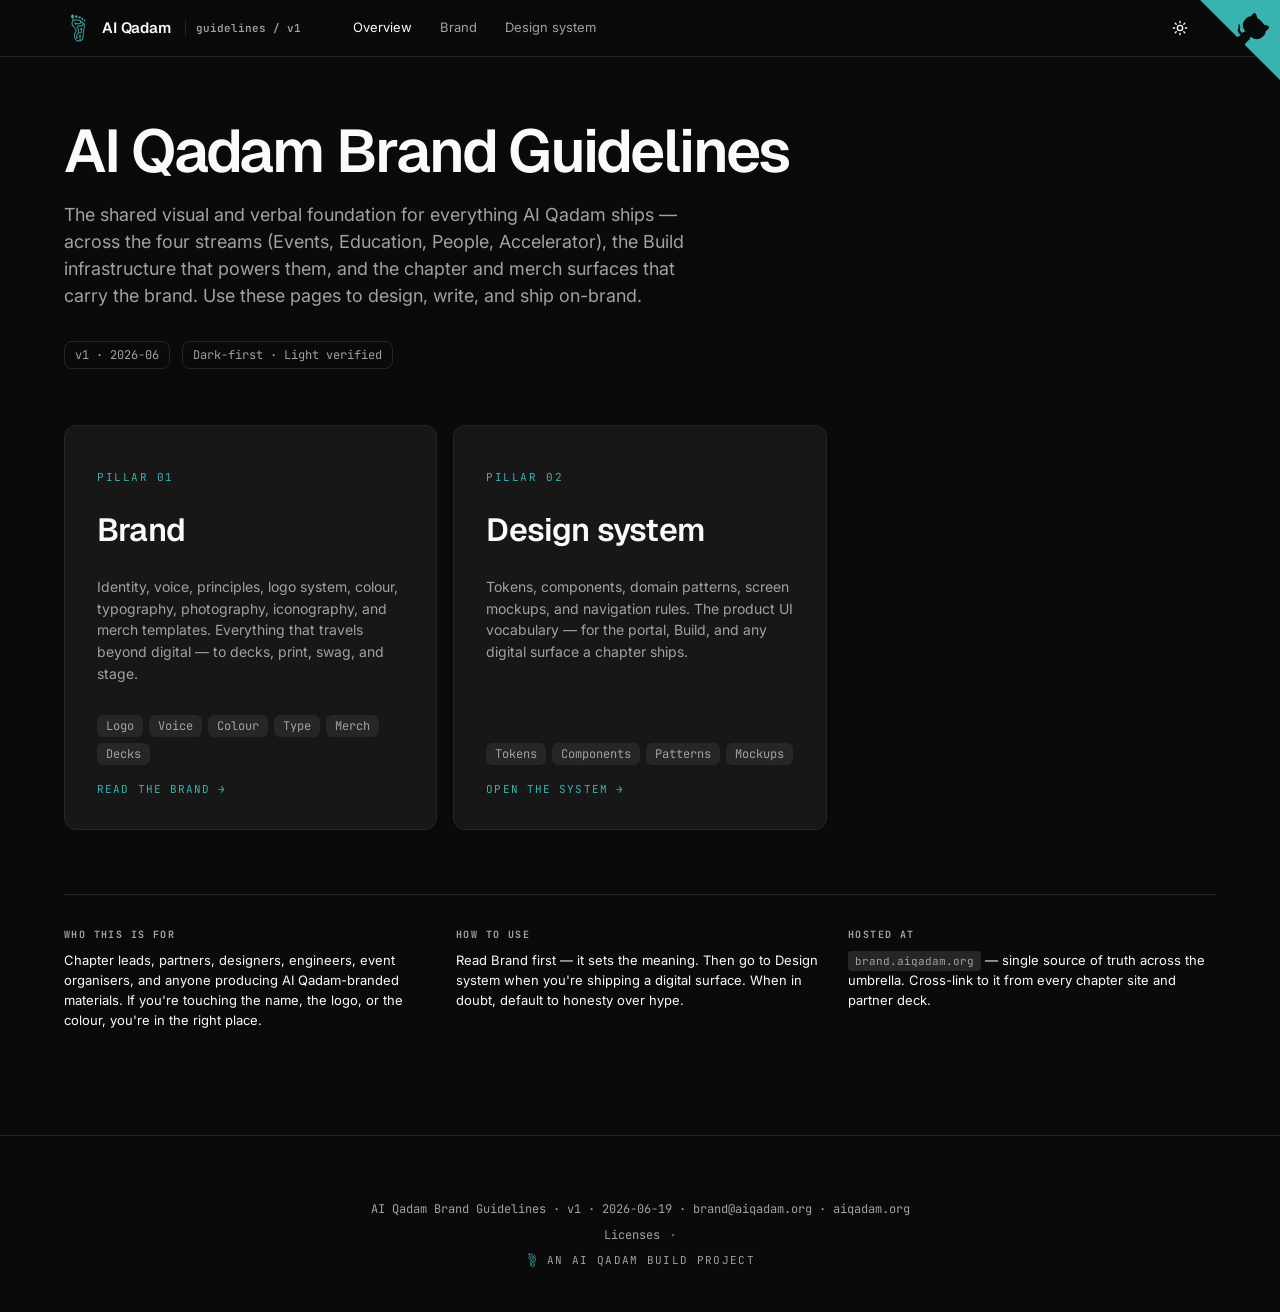
<file: index.html>
<!DOCTYPE html>
<html lang="en" data-theme="dark">
<head>
<meta charset="UTF-8">
<meta name="viewport" content="width=device-width, initial-scale=1.0">
<title>AI Qadam Brand Guidelines</title>
<meta name="description" content="The canonical brand and design reference for AI Qadam — the AI community infrastructure for Central Asia. Logo, colour, typography, voice, design system, and merch templates.">
<meta name="theme-color" content="#3CA29E">
<link rel="canonical" href="https://brand.aiqadam.org/">

<meta property="og:type" content="website">
<meta property="og:site_name" content="AI Qadam Brand Guidelines">
<meta property="og:title" content="AI Qadam Brand Guidelines">
<meta property="og:description" content="The canonical brand and design reference across the AI Qadam umbrella — identity, voice, design system, and policy in one place.">
<meta property="og:url" content="https://brand.aiqadam.org/">
<meta property="og:image" content="https://brand.aiqadam.org/brand/og-image.svg">
<meta property="og:image:width" content="1200">
<meta property="og:image:height" content="630">
<meta property="og:locale" content="en_US">

<meta name="twitter:card" content="summary_large_image">
<meta name="twitter:title" content="AI Qadam Brand Guidelines">
<meta name="twitter:description" content="The canonical brand and design reference across the AI Qadam umbrella.">
<meta name="twitter:image" content="https://brand.aiqadam.org/brand/og-image.svg">

<link rel="icon" type="image/svg+xml" href="brand/logo-mark.svg">
<link rel="preconnect" href="https://fonts.googleapis.com">
<link rel="preconnect" href="https://fonts.gstatic.com" crossorigin>
<link href="https://fonts.googleapis.com/css2?family=Geist:wght@400;500;600&family=Inter:wght@400;500;600&family=JetBrains+Mono:wght@400;500;600&display=swap" rel="stylesheet">
<link rel="stylesheet" href="tokens.css?v=a4918888">
<link rel="stylesheet" href="components.css?v=c033cba7">
<link rel="stylesheet" href="docs.css?v=3d550286">

<script type="application/ld+json">
{
  "@context": "https://schema.org",
  "@type": "Organization",
  "name": "AI Qadam",
  "alternateName": "AI Qadam Community",
  "url": "https://aiqadam.org",
  "logo": "https://brand.aiqadam.org/brand/logo-full.svg",
  "description": "The AI community infrastructure for Central Asia, with chapters in Uzbekistan, Kazakhstan, Kyrgyzstan, Tajikistan, and the broader Turkic world.",
  "email": "brand@aiqadam.org",
  "sameAs": [
    "https://github.com/aiqadam",
    "https://brand.aiqadam.org",
    "https://build.aiqadam.org"
  ]
}
</script>
<script type="application/ld+json">
{
  "@context": "https://schema.org",
  "@type": "WebSite",
  "name": "AI Qadam Brand Guidelines",
  "url": "https://brand.aiqadam.org/",
  "publisher": { "@type": "Organization", "name": "AI Qadam" },
  "inLanguage": "en",
  "license": "https://brand.aiqadam.org/license-content.html"
}
</script>
</head>
<body>
<header class="app-header">
  <div class="container app-header-inner">
    <a href="index.html" class="brand">
      <span class="brand-mark logo" aria-hidden="true">
        <img src="brand/logo-mark.svg" alt="">
      </span>
      AI Qadam
      <span class="brand-suffix">guidelines / v1</span>
    </a>
    <nav class="app-nav">
      <a href="index.html" class="active">Overview</a>
      <a href="brand.html">Brand</a>
      <a href="system.html">Design system</a>
    </nav>
    <div class="header-right">
      <button class="btn btn-ghost btn-icon" id="theme-toggle" aria-label="Toggle theme" title="Toggle theme">
        <svg viewBox="0 0 24 24" fill="none" stroke="currentColor" stroke-width="2" stroke-linecap="round" stroke-linejoin="round"><circle cx="12" cy="12" r="4"/><path d="M12 2v2"/><path d="M12 20v2"/><path d="m4.93 4.93 1.41 1.41"/><path d="m17.66 17.66 1.41 1.41"/><path d="M2 12h2"/><path d="M20 12h2"/><path d="m6.34 17.66-1.41 1.41"/><path d="m19.07 4.93-1.41 1.41"/></svg>
      </button>
    </div>
  </div>
</header>

<a href="https://github.com/aiqadam/brand.aiqadam.org" class="github-corner" target="_blank" rel="noopener" aria-label="View source on GitHub — fork the brand site">
  <svg viewBox="0 0 250 250" aria-hidden="true">
    <path d="M0,0 L115,115 L130,115 L142,142 L250,250 L250,0 Z"></path>
    <path d="M128.3,109.0 C113.8,99.7 119.0,89.6 119.0,89.6 C122.0,82.7 120.5,78.6 120.5,78.6 C119.2,72.0 123.4,76.3 123.4,76.3 C127.3,80.9 125.5,87.3 125.5,87.3 C122.9,97.6 130.6,101.9 134.4,103.2" class="octo-arm" fill="currentColor"></path>
    <path d="M115.0,115.0 C114.9,115.1 118.7,116.5 119.8,115.4 L133.7,101.6 C136.9,99.2 139.9,98.4 142.2,98.6 C133.8,88.0 127.5,74.4 143.8,58.0 C148.5,53.4 154.0,51.2 159.7,51.0 C160.3,49.4 163.2,43.6 171.4,40.1 C171.4,40.1 176.1,42.5 178.8,56.2 C183.1,58.6 187.2,61.8 190.9,65.4 C194.5,69.0 197.7,73.2 200.1,77.6 C213.8,80.2 216.3,84.9 216.3,84.9 C212.7,93.1 206.9,96.0 205.4,96.6 C205.1,102.4 203.0,107.8 198.3,112.5 C181.9,128.9 168.3,122.5 157.7,114.1 C157.9,116.9 156.7,120.9 152.7,124.9 L141.0,136.5 C139.8,137.7 141.6,141.9 141.8,141.8 Z" fill="currentColor"></path>
  </svg>
</a>

<a id="top"></a>

<div class="container">
  <section class="doc-hero">
    <h1>AI Qadam Brand Guidelines</h1>
    <p class="tagline">The shared visual and verbal foundation for everything AI Qadam ships — across the four streams (Events, Education, People, Accelerator), the Build infrastructure that powers them, and the chapter and merch surfaces that carry the brand. Use these pages to design, write, and ship on-brand.</p>
    <div class="meta-row">
      <span class="item">v1 · 2026-06</span>
      <span class="item">Dark-first · Light verified</span>
    </div>
  </section>

  <section style="padding: 24px 0 32px;">
    <div class="umbrella-grid">
      <a href="brand.html" class="umbrella-card">
        <p class="pillar-num">Pillar 01</p>
        <h2 class="pillar-name">Brand</h2>
        <p class="pillar-desc">Identity, voice, principles, logo system, colour, typography, photography, iconography, and merch templates. Everything that travels beyond digital — to decks, print, swag, and stage.</p>
        <div class="pillar-tags">
          <span class="tag">Logo</span>
          <span class="tag">Voice</span>
          <span class="tag">Colour</span>
          <span class="tag">Type</span>
          <span class="tag">Merch</span>
          <span class="tag">Decks</span>
        </div>
        <span class="pillar-go">Read the brand →</span>
      </a>
      <a href="system.html" class="umbrella-card">
        <p class="pillar-num">Pillar 02</p>
        <h2 class="pillar-name">Design system</h2>
        <p class="pillar-desc">Tokens, components, domain patterns, screen mockups, and navigation rules. The product UI vocabulary — for the portal, Build, and any digital surface a chapter ships.</p>
        <div class="pillar-tags">
          <span class="tag">Tokens</span>
          <span class="tag">Components</span>
          <span class="tag">Patterns</span>
          <span class="tag">Mockups</span>
        </div>
        <span class="pillar-go">Open the system →</span>
      </a>
    </div>

    <div class="landing-meta">
      <div>
        <h4>Who this is for</h4>
        <p>Chapter leads, partners, designers, engineers, event organisers, and anyone producing AI Qadam-branded materials. If you're touching the name, the logo, or the colour, you're in the right place.</p>
      </div>
      <div>
        <h4>How to use</h4>
        <p>Read Brand first — it sets the meaning. Then go to Design system when you're shipping a digital surface. When in doubt, default to honesty over hype.</p>
      </div>
      <div>
        <h4>Hosted at</h4>
        <p><span class="codechip">brand.aiqadam.org</span> — single source of truth across the umbrella. Cross-link to it from every chapter site and partner deck.</p>
      </div>
    </div>
  </section>
</div>

<footer class="doc-footer">
  <div class="container">
    <div class="row">AI Qadam Brand Guidelines · v1 · 2026-06-19 · <a href="mailto:brand@aiqadam.org">brand@aiqadam.org</a> · <a href="https://aiqadam.org">aiqadam.org</a></div>
    <div class="row">
      <details class="footer-licenses">
        <summary>Licenses</summary>
        <div class="licenses-list">
          <a href="license.html">Code · MIT</a>
          &nbsp;·&nbsp;
          <a href="brand-use.html">Brand · © AI Qadam — usage policy</a>
          &nbsp;·&nbsp;
          <a href="license-content.html">Content · CC BY 4.0</a>
        </div>
      </details>
    </div>
    <div class="row build-tag">
      <a class="aiq-build-badge" href="https://build.aiqadam.org" target="_blank" rel="noopener">
        <img src="brand/logo-mark.svg" alt="" class="aiq-build-mark">
        <span>an AI Qadam Build project</span>
      </a>
    </div>
  </div>
</footer>
<script>
  // Theme toggle ----------------------------------------------------
  const root = document.documentElement;
  const btn = document.getElementById('theme-toggle');
  function applyTheme(theme) {
    root.setAttribute('data-theme', theme);
    try { localStorage.setItem('aiqadam-ds-theme', theme); } catch(e){}
    const state = document.getElementById('theme-state');
    if (state) state.textContent = theme;
  }
  (function init(){
    const saved = localStorage.getItem('aiqadam-ds-theme');
    if (saved === 'light' || saved === 'dark') applyTheme(saved);
  })();
  if (btn) btn.addEventListener('click', () => {
    const next = root.getAttribute('data-theme') === 'dark' ? 'light' : 'dark';
    applyTheme(next);
  });

  // Resolve --token values onto swatches (only present on brand.html) ------
  document.querySelectorAll('[data-token]').forEach(el => {
    const t = el.getAttribute('data-token');
    const v = getComputedStyle(root).getPropertyValue(t).trim();
    if (v) el.textContent = v;
  });
</script>
</body>
</html>
</file>
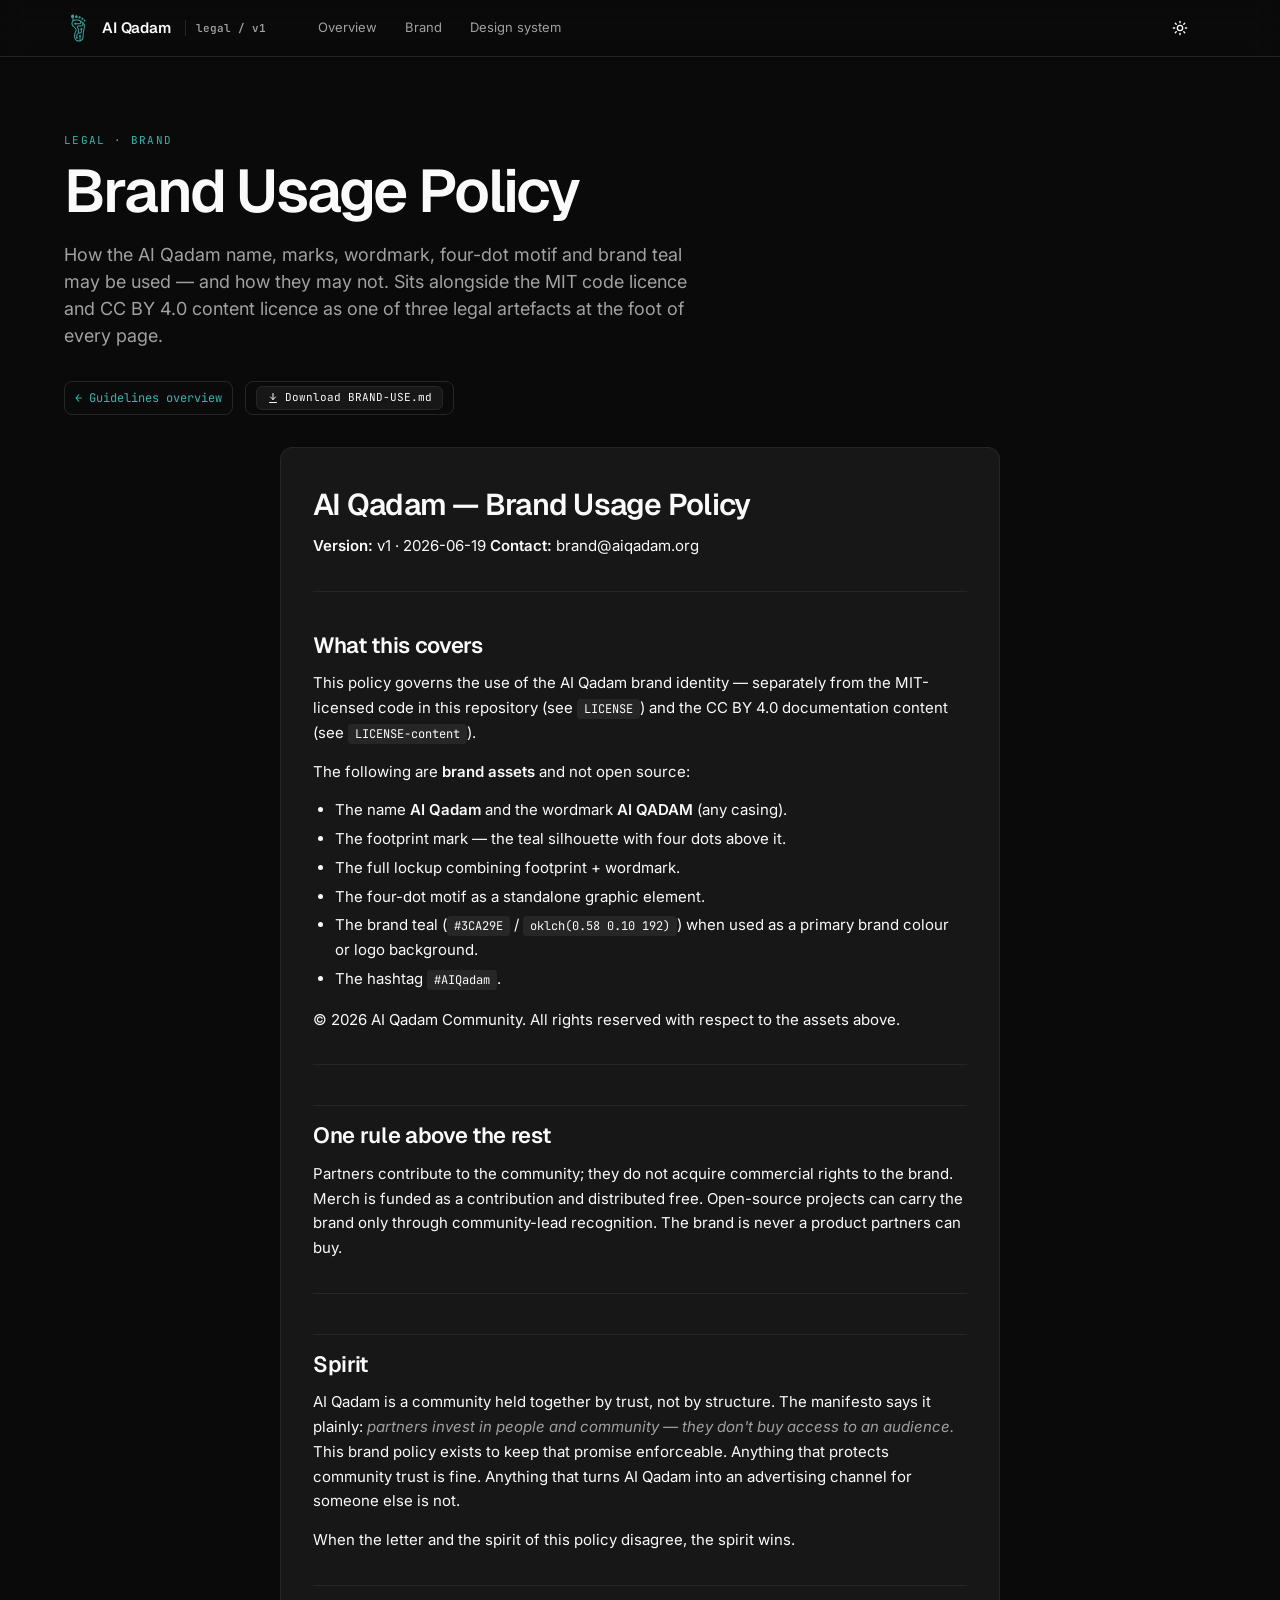
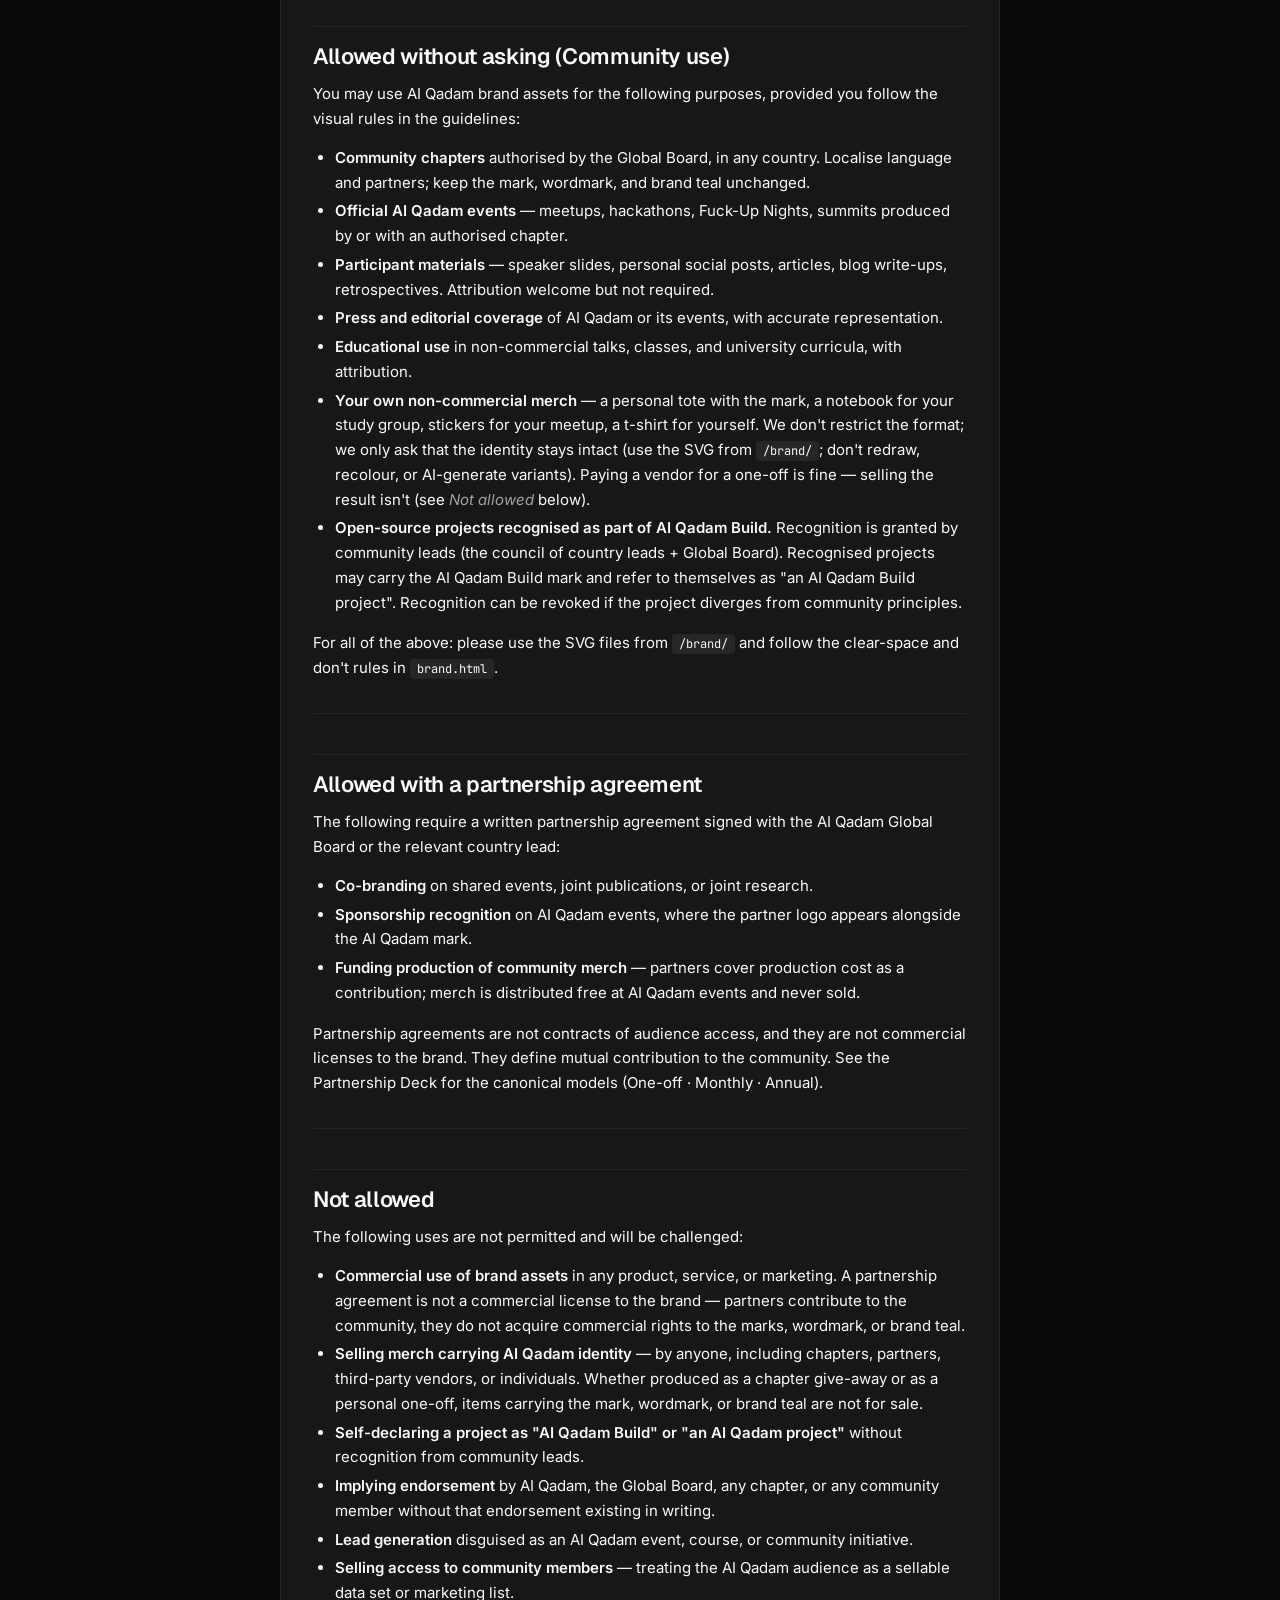
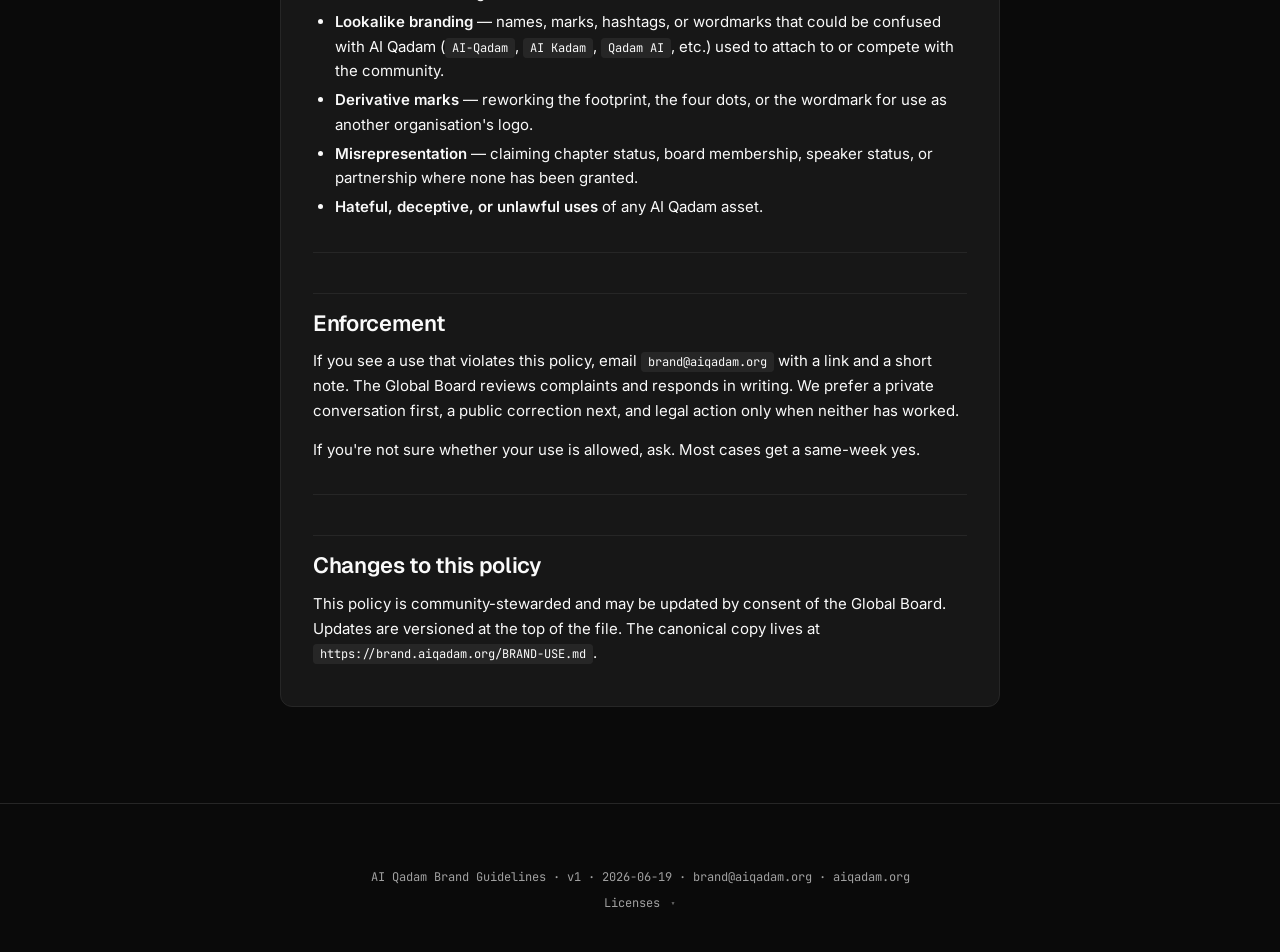
<file: brand-use.html>
<!DOCTYPE html>
<html lang="en" data-theme="dark">
<head>
<meta charset="UTF-8">
<meta name="viewport" content="width=device-width, initial-scale=1.0">
<title>Brand Usage Policy</title>
<meta name="description" content="AI Qadam Brand Usage Policy — who may use the AI Qadam name, mark, wordmark, four-dot motif, and brand teal. Community use, partnership terms, and prohibited uses.">
<meta name="theme-color" content="#3CA29E">
<link rel="canonical" href="https://brand.aiqadam.org/brand-use.html">

<meta property="og:type" content="article">
<meta property="og:site_name" content="AI Qadam Brand Guidelines">
<meta property="og:title" content="Brand Usage Policy">
<meta property="og:description" content="AI Qadam Brand Usage Policy — who may use the AI Qadam name, mark, wordmark, four-dot motif, and brand teal. Community use, partnership terms, and prohibited uses.">
<meta property="og:url" content="https://brand.aiqadam.org/brand-use.html">
<meta property="og:image" content="https://brand.aiqadam.org/brand/og-image.svg">
<meta property="og:image:width" content="1200">
<meta property="og:image:height" content="630">
<meta property="og:locale" content="en_US">

<meta name="twitter:card" content="summary_large_image">
<meta name="twitter:title" content="Brand Usage Policy">
<meta name="twitter:description" content="AI Qadam Brand Usage Policy — who may use the AI Qadam name, mark, wordmark, four-dot motif, and brand teal. Community use, partnership terms, and prohibited uses.">
<meta name="twitter:image" content="https://brand.aiqadam.org/brand/og-image.svg">

<link rel="icon" type="image/svg+xml" href="brand/logo-mark.svg">
<link rel="preconnect" href="https://fonts.googleapis.com">
<link rel="preconnect" href="https://fonts.gstatic.com" crossorigin>
<link href="https://fonts.googleapis.com/css2?family=Geist:wght@400;500;600&family=Inter:wght@400;500;600&family=JetBrains+Mono:wght@400;500;600&display=swap" rel="stylesheet">
<link rel="stylesheet" href="tokens.css?v=a4918888">
<link rel="stylesheet" href="components.css?v=c033cba7">
<link rel="stylesheet" href="docs.css?v=3d550286">
</head>
<body>
<header class="app-header">
  <div class="container app-header-inner">
    <a href="index.html" class="brand">
      <span class="brand-mark logo" aria-hidden="true">
        <img src="brand/logo-mark.svg" alt="">
      </span>
      AI Qadam
      <span class="brand-suffix">legal / v1</span>
    </a>
    <nav class="app-nav">
      <a href="index.html">Overview</a>
      <a href="brand.html">Brand</a>
      <a href="system.html">Design system</a>
    </nav>
    <div class="header-right">
      <button class="btn btn-ghost btn-icon" id="theme-toggle" aria-label="Toggle theme" title="Toggle theme">
        <svg viewBox="0 0 24 24" fill="none" stroke="currentColor" stroke-width="2" stroke-linecap="round" stroke-linejoin="round"><circle cx="12" cy="12" r="4"/><path d="M12 2v2"/><path d="M12 20v2"/><path d="m4.93 4.93 1.41 1.41"/><path d="m17.66 17.66 1.41 1.41"/><path d="M2 12h2"/><path d="M20 12h2"/><path d="m6.34 17.66-1.41 1.41"/><path d="m19.07 4.93-1.41 1.41"/></svg>
      </button>
    </div>
  </div>
</header>

<a id="top"></a>

<div class="container">
  <section class="doc-hero">
    <p class="section-eyebrow" style="color: var(--primary); margin-bottom: 12px;">Legal · Brand</p>
    <h1>Brand Usage Policy</h1>
    <p class="tagline">How the AI Qadam name, marks, wordmark, four-dot motif and brand teal may be used — and how they may not. Sits alongside the MIT code licence and CC BY 4.0 content licence as one of three legal artefacts at the foot of every page.</p>
    <div class="meta-row">
      <span class="item"><a href="index.html" style="color: var(--primary);">← Guidelines overview</a></span>
      <span class="item">
        <a class="download-link" href="BRAND-USE.md" download>
          <svg viewBox="0 0 24 24" fill="none" stroke="currentColor" stroke-width="2" stroke-linecap="round" stroke-linejoin="round" aria-hidden="true"><path d="M12 3v12"/><path d="m7 10 5 5 5-5"/><path d="M5 21h14"/></svg>
          Download BRAND-USE.md
        </a>
      </span>
    </div>
  </section>

<article class="legal-doc">
<h1 id="ai-qadam-brand-usage-policy">AI Qadam — Brand Usage Policy</h1>
<p><strong>Version:</strong> v1 · 2026-06-19
<strong>Contact:</strong> brand@aiqadam.org</p>
<hr>
<h2 id="what-this-covers">What this covers</h2>
<p>This policy governs the use of the AI Qadam brand identity — separately from
the MIT-licensed code in this repository (see <code>LICENSE</code>) and the CC BY 4.0
documentation content (see <code>LICENSE-content</code>).</p>
<p>The following are <strong>brand assets</strong> and not open source:</p>
<ul>
<li>The name <strong>AI Qadam</strong> and the wordmark <strong>AI QADAM</strong> (any casing).</li>
<li>The footprint mark — the teal silhouette with four dots above it.</li>
<li>The full lockup combining footprint + wordmark.</li>
<li>The four-dot motif as a standalone graphic element.</li>
<li>The brand teal (<code>#3CA29E</code> / <code>oklch(0.58 0.10 192)</code>) when used as a primary
  brand colour or logo background.</li>
<li>The hashtag <code>#AIQadam</code>.</li>
</ul>
<p>© 2026 AI Qadam Community. All rights reserved with respect to the assets
above.</p>
<hr>
<h2 id="one-rule-above-the-rest">One rule above the rest</h2>
<p>Partners contribute to the community; they do not acquire commercial rights
to the brand. Merch is funded as a contribution and distributed free.
Open-source projects can carry the brand only through community-lead
recognition. The brand is never a product partners can buy.</p>
<hr>
<h2 id="spirit">Spirit</h2>
<p>AI Qadam is a community held together by trust, not by structure. The
manifesto says it plainly: <em>partners invest in people and community — they
don't buy access to an audience.</em> This brand policy exists to keep that
promise enforceable. Anything that protects community trust is fine. Anything
that turns AI Qadam into an advertising channel for someone else is not.</p>
<p>When the letter and the spirit of this policy disagree, the spirit wins.</p>
<hr>
<h2 id="allowed-without-asking-community-use">Allowed without asking (Community use)</h2>
<p>You may use AI Qadam brand assets for the following purposes, provided you
follow the visual rules in the guidelines:</p>
<ul>
<li><strong>Community chapters</strong> authorised by the Global Board, in any country.
  Localise language and partners; keep the mark, wordmark, and brand teal
  unchanged.</li>
<li><strong>Official AI Qadam events</strong> — meetups, hackathons, Fuck-Up Nights, summits
  produced by or with an authorised chapter.</li>
<li><strong>Participant materials</strong> — speaker slides, personal social posts, articles,
  blog write-ups, retrospectives. Attribution welcome but not required.</li>
<li><strong>Press and editorial coverage</strong> of AI Qadam or its events, with accurate
  representation.</li>
<li><strong>Educational use</strong> in non-commercial talks, classes, and university
  curricula, with attribution.</li>
<li><strong>Your own non-commercial merch</strong> — a personal tote with the mark, a
  notebook for your study group, stickers for your meetup, a t-shirt for
  yourself. We don't restrict the format; we only ask that the identity
  stays intact (use the SVG from <code>/brand/</code>; don't redraw, recolour, or
  AI-generate variants). Paying a vendor for a one-off is fine — selling
  the result isn't (see <em>Not allowed</em> below).</li>
<li><strong>Open-source projects recognised as part of AI Qadam Build.</strong> Recognition
  is granted by community leads (the council of country leads + Global
  Board). Recognised projects may carry the AI Qadam Build mark and refer
  to themselves as "an AI Qadam Build project". Recognition can be revoked
  if the project diverges from community principles.</li>
</ul>
<p>For all of the above: please use the SVG files from <code>/brand/</code> and follow the
clear-space and don't rules in <code>brand.html</code>.</p>
<hr>
<h2 id="allowed-with-a-partnership-agreement">Allowed with a partnership agreement</h2>
<p>The following require a written partnership agreement signed with the AI
Qadam Global Board or the relevant country lead:</p>
<ul>
<li><strong>Co-branding</strong> on shared events, joint publications, or joint research.</li>
<li><strong>Sponsorship recognition</strong> on AI Qadam events, where the partner logo
  appears alongside the AI Qadam mark.</li>
<li><strong>Funding production of community merch</strong> — partners cover production cost
  as a contribution; merch is distributed free at AI Qadam events and never
  sold.</li>
</ul>
<p>Partnership agreements are not contracts of audience access, and they are
not commercial licenses to the brand. They define mutual contribution to
the community. See the Partnership Deck for the canonical models (One-off ·
Monthly · Annual).</p>
<hr>
<h2 id="not-allowed">Not allowed</h2>
<p>The following uses are not permitted and will be challenged:</p>
<ul>
<li><strong>Commercial use of brand assets</strong> in any product, service, or marketing.
  A partnership agreement is not a commercial license to the brand —
  partners contribute to the community, they do not acquire commercial
  rights to the marks, wordmark, or brand teal.</li>
<li><strong>Selling merch carrying AI Qadam identity</strong> — by anyone, including
  chapters, partners, third-party vendors, or individuals. Whether
  produced as a chapter give-away or as a personal one-off, items
  carrying the mark, wordmark, or brand teal are not for sale.</li>
<li><strong>Self-declaring a project as "AI Qadam Build" or "an AI Qadam project"</strong>
  without recognition from community leads.</li>
<li><strong>Implying endorsement</strong> by AI Qadam, the Global Board, any chapter, or
  any community member without that endorsement existing in writing.</li>
<li><strong>Lead generation</strong> disguised as an AI Qadam event, course, or community
  initiative.</li>
<li><strong>Selling access to community members</strong> — treating the AI Qadam audience
  as a sellable data set or marketing list.</li>
<li><strong>Lookalike branding</strong> — names, marks, hashtags, or wordmarks that could
  be confused with AI Qadam (<code>AI-Qadam</code>, <code>AI Kadam</code>, <code>Qadam AI</code>, etc.) used
  to attach to or compete with the community.</li>
<li><strong>Derivative marks</strong> — reworking the footprint, the four dots, or the
  wordmark for use as another organisation's logo.</li>
<li><strong>Misrepresentation</strong> — claiming chapter status, board membership, speaker
  status, or partnership where none has been granted.</li>
<li><strong>Hateful, deceptive, or unlawful uses</strong> of any AI Qadam asset.</li>
</ul>
<hr>
<h2 id="enforcement">Enforcement</h2>
<p>If you see a use that violates this policy, email
<code>brand@aiqadam.org</code> with a link and a short note. The Global Board
reviews complaints and responds in writing. We prefer a private conversation
first, a public correction next, and legal action only when neither has
worked.</p>
<p>If you're not sure whether your use is allowed, ask. Most cases get a
same-week yes.</p>
<hr>
<h2 id="changes-to-this-policy">Changes to this policy</h2>
<p>This policy is community-stewarded and may be updated by consent of the
Global Board. Updates are versioned at the top of the file. The
canonical copy lives at <code>https://brand.aiqadam.org/BRAND-USE.md</code>.</p>
</article>
</div>

<footer class="doc-footer">
  <div class="container">
    <div class="row">AI Qadam Brand Guidelines · v1 · 2026-06-19 · <a href="mailto:brand@aiqadam.org">brand@aiqadam.org</a> · <a href="https://aiqadam.org">aiqadam.org</a></div>
    <div class="row">
      <details class="footer-licenses">
        <summary>Licenses</summary>
        <div class="licenses-list">
          <a href="license.html">Code · MIT</a>
          &nbsp;·&nbsp;
          <a href="brand-use.html">Brand · © AI Qadam — usage policy</a>
          &nbsp;·&nbsp;
          <a href="license-content.html">Content · CC BY 4.0</a>
        </div>
      </details>
    </div>
  </div>
</footer>
<script>
  const root = document.documentElement;
  const btn = document.getElementById('theme-toggle');
  function applyTheme(theme) {
    root.setAttribute('data-theme', theme);
    try { localStorage.setItem('aiqadam-ds-theme', theme); } catch(e){}
  }
  (function init(){
    const saved = localStorage.getItem('aiqadam-ds-theme');
    if (saved === 'light' || saved === 'dark') applyTheme(saved);
  })();
  if (btn) btn.addEventListener('click', () => {
    const next = root.getAttribute('data-theme') === 'dark' ? 'light' : 'dark';
    applyTheme(next);
  });
</script>
</body>
</html>
</file>
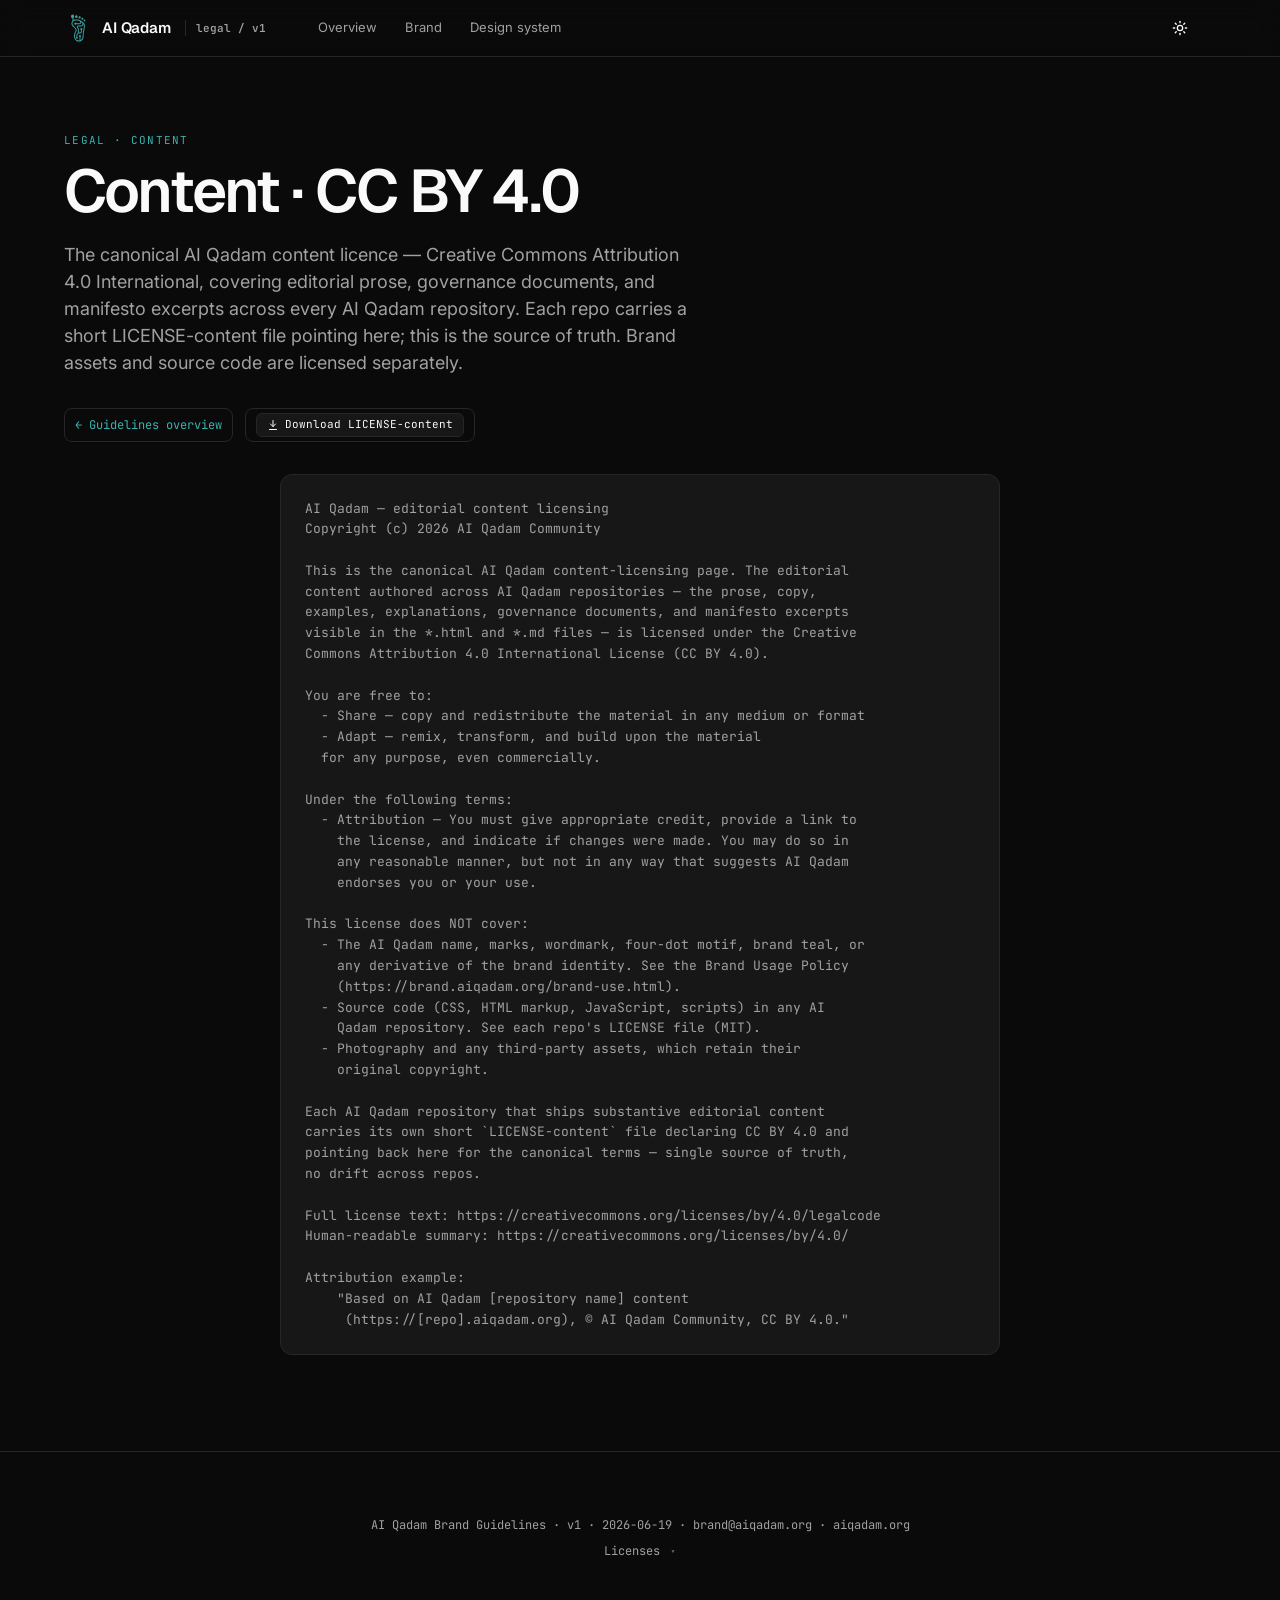
<file: license-content.html>
<!DOCTYPE html>
<html lang="en" data-theme="dark">
<head>
<meta charset="UTF-8">
<meta name="viewport" content="width=device-width, initial-scale=1.0">
<title>Content · CC BY 4.0</title>
<meta name="description" content="Canonical AI Qadam content licensing (CC BY 4.0) — covers editorial prose, governance documents, and manifesto excerpts across all AI Qadam repositories. Brand assets and source code are governed separately.">
<meta name="theme-color" content="#3CA29E">
<link rel="canonical" href="https://brand.aiqadam.org/license-content.html">

<meta property="og:type" content="article">
<meta property="og:site_name" content="AI Qadam Brand Guidelines">
<meta property="og:title" content="Content · CC BY 4.0">
<meta property="og:description" content="Canonical AI Qadam content licensing (CC BY 4.0) — covers editorial prose, governance documents, and manifesto excerpts across all AI Qadam repositories. Brand assets and source code are governed separately.">
<meta property="og:url" content="https://brand.aiqadam.org/license-content.html">
<meta property="og:image" content="https://brand.aiqadam.org/brand/og-image.svg">
<meta property="og:image:width" content="1200">
<meta property="og:image:height" content="630">
<meta property="og:locale" content="en_US">

<meta name="twitter:card" content="summary_large_image">
<meta name="twitter:title" content="Content · CC BY 4.0">
<meta name="twitter:description" content="Canonical AI Qadam content licensing (CC BY 4.0) — covers editorial prose, governance documents, and manifesto excerpts across all AI Qadam repositories. Brand assets and source code are governed separately.">
<meta name="twitter:image" content="https://brand.aiqadam.org/brand/og-image.svg">

<link rel="icon" type="image/svg+xml" href="brand/logo-mark.svg">
<link rel="preconnect" href="https://fonts.googleapis.com">
<link rel="preconnect" href="https://fonts.gstatic.com" crossorigin>
<link href="https://fonts.googleapis.com/css2?family=Geist:wght@400;500;600&family=Inter:wght@400;500;600&family=JetBrains+Mono:wght@400;500;600&display=swap" rel="stylesheet">
<link rel="stylesheet" href="tokens.css?v=a4918888">
<link rel="stylesheet" href="components.css?v=c033cba7">
<link rel="stylesheet" href="docs.css?v=3d550286">
</head>
<body>
<header class="app-header">
  <div class="container app-header-inner">
    <a href="index.html" class="brand">
      <span class="brand-mark logo" aria-hidden="true">
        <img src="brand/logo-mark.svg" alt="">
      </span>
      AI Qadam
      <span class="brand-suffix">legal / v1</span>
    </a>
    <nav class="app-nav">
      <a href="index.html">Overview</a>
      <a href="brand.html">Brand</a>
      <a href="system.html">Design system</a>
    </nav>
    <div class="header-right">
      <button class="btn btn-ghost btn-icon" id="theme-toggle" aria-label="Toggle theme" title="Toggle theme">
        <svg viewBox="0 0 24 24" fill="none" stroke="currentColor" stroke-width="2" stroke-linecap="round" stroke-linejoin="round"><circle cx="12" cy="12" r="4"/><path d="M12 2v2"/><path d="M12 20v2"/><path d="m4.93 4.93 1.41 1.41"/><path d="m17.66 17.66 1.41 1.41"/><path d="M2 12h2"/><path d="M20 12h2"/><path d="m6.34 17.66-1.41 1.41"/><path d="m19.07 4.93-1.41 1.41"/></svg>
      </button>
    </div>
  </div>
</header>

<a id="top"></a>

<div class="container">
  <section class="doc-hero">
    <p class="section-eyebrow" style="color: var(--primary); margin-bottom: 12px;">Legal · Content</p>
    <h1>Content · CC BY 4.0</h1>
    <p class="tagline">The canonical AI Qadam content licence — Creative Commons Attribution 4.0 International, covering editorial prose, governance documents, and manifesto excerpts across every AI Qadam repository. Each repo carries a short LICENSE-content file pointing here; this is the source of truth. Brand assets and source code are licensed separately.</p>
    <div class="meta-row">
      <span class="item"><a href="index.html" style="color: var(--primary);">← Guidelines overview</a></span>
      <span class="item">
        <a class="download-link" href="LICENSE-content" download>
          <svg viewBox="0 0 24 24" fill="none" stroke="currentColor" stroke-width="2" stroke-linecap="round" stroke-linejoin="round" aria-hidden="true"><path d="M12 3v12"/><path d="m7 10 5 5 5-5"/><path d="M5 21h14"/></svg>
          Download LICENSE-content
        </a>
      </span>
    </div>
  </section>

<article class="legal-doc plain"><pre>AI Qadam — editorial content licensing
Copyright (c) 2026 AI Qadam Community

This is the canonical AI Qadam content-licensing page. The editorial
content authored across AI Qadam repositories — the prose, copy,
examples, explanations, governance documents, and manifesto excerpts
visible in the *.html and *.md files — is licensed under the Creative
Commons Attribution 4.0 International License (CC BY 4.0).

You are free to:
  - Share — copy and redistribute the material in any medium or format
  - Adapt — remix, transform, and build upon the material
  for any purpose, even commercially.

Under the following terms:
  - Attribution — You must give appropriate credit, provide a link to
    the license, and indicate if changes were made. You may do so in
    any reasonable manner, but not in any way that suggests AI Qadam
    endorses you or your use.

This license does NOT cover:
  - The AI Qadam name, marks, wordmark, four-dot motif, brand teal, or
    any derivative of the brand identity. See the Brand Usage Policy
    (https://brand.aiqadam.org/brand-use.html).
  - Source code (CSS, HTML markup, JavaScript, scripts) in any AI
    Qadam repository. See each repo&#x27;s LICENSE file (MIT).
  - Photography and any third-party assets, which retain their
    original copyright.

Each AI Qadam repository that ships substantive editorial content
carries its own short `LICENSE-content` file declaring CC BY 4.0 and
pointing back here for the canonical terms — single source of truth,
no drift across repos.

Full license text: https://creativecommons.org/licenses/by/4.0/legalcode
Human-readable summary: https://creativecommons.org/licenses/by/4.0/

Attribution example:
    &quot;Based on AI Qadam [repository name] content
     (https://[repo].aiqadam.org), © AI Qadam Community, CC BY 4.0.&quot;
</pre></article>
</div>

<footer class="doc-footer">
  <div class="container">
    <div class="row">AI Qadam Brand Guidelines · v1 · 2026-06-19 · <a href="mailto:brand@aiqadam.org">brand@aiqadam.org</a> · <a href="https://aiqadam.org">aiqadam.org</a></div>
    <div class="row">
      <details class="footer-licenses">
        <summary>Licenses</summary>
        <div class="licenses-list">
          <a href="license.html">Code · MIT</a>
          &nbsp;·&nbsp;
          <a href="brand-use.html">Brand · © AI Qadam — usage policy</a>
          &nbsp;·&nbsp;
          <a href="license-content.html">Content · CC BY 4.0</a>
        </div>
      </details>
    </div>
  </div>
</footer>
<script>
  const root = document.documentElement;
  const btn = document.getElementById('theme-toggle');
  function applyTheme(theme) {
    root.setAttribute('data-theme', theme);
    try { localStorage.setItem('aiqadam-ds-theme', theme); } catch(e){}
  }
  (function init(){
    const saved = localStorage.getItem('aiqadam-ds-theme');
    if (saved === 'light' || saved === 'dark') applyTheme(saved);
  })();
  if (btn) btn.addEventListener('click', () => {
    const next = root.getAttribute('data-theme') === 'dark' ? 'light' : 'dark';
    applyTheme(next);
  });
</script>
</body>
</html>
</file>
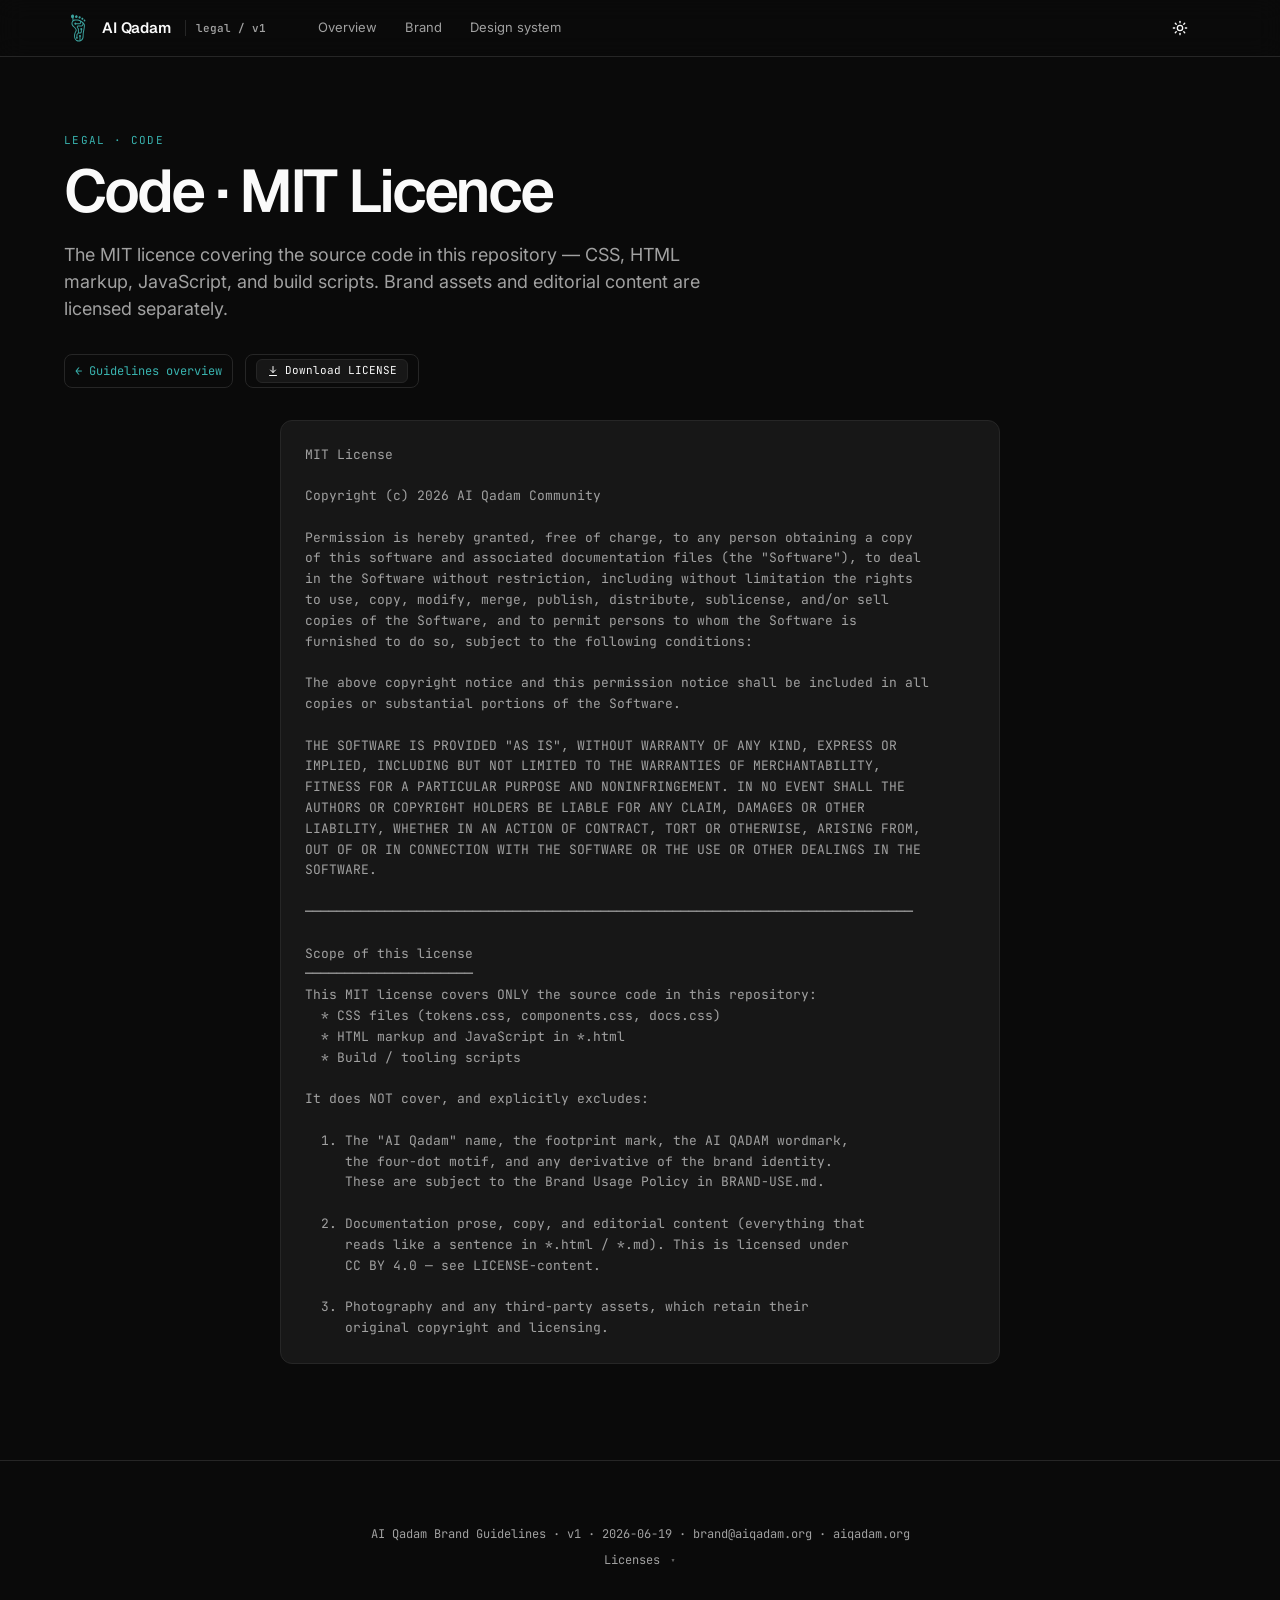
<file: license.html>
<!DOCTYPE html>
<html lang="en" data-theme="dark">
<head>
<meta charset="UTF-8">
<meta name="viewport" content="width=device-width, initial-scale=1.0">
<title>Code · MIT Licence</title>
<meta name="description" content="MIT License covering the source code of brand.aiqadam.org. Brand assets are governed separately by the Brand Usage Policy.">
<meta name="theme-color" content="#3CA29E">
<link rel="canonical" href="https://brand.aiqadam.org/license.html">

<meta property="og:type" content="article">
<meta property="og:site_name" content="AI Qadam Brand Guidelines">
<meta property="og:title" content="Code · MIT Licence">
<meta property="og:description" content="MIT License covering the source code of brand.aiqadam.org. Brand assets are governed separately by the Brand Usage Policy.">
<meta property="og:url" content="https://brand.aiqadam.org/license.html">
<meta property="og:image" content="https://brand.aiqadam.org/brand/og-image.svg">
<meta property="og:image:width" content="1200">
<meta property="og:image:height" content="630">
<meta property="og:locale" content="en_US">

<meta name="twitter:card" content="summary_large_image">
<meta name="twitter:title" content="Code · MIT Licence">
<meta name="twitter:description" content="MIT License covering the source code of brand.aiqadam.org. Brand assets are governed separately by the Brand Usage Policy.">
<meta name="twitter:image" content="https://brand.aiqadam.org/brand/og-image.svg">

<link rel="icon" type="image/svg+xml" href="brand/logo-mark.svg">
<link rel="preconnect" href="https://fonts.googleapis.com">
<link rel="preconnect" href="https://fonts.gstatic.com" crossorigin>
<link href="https://fonts.googleapis.com/css2?family=Geist:wght@400;500;600&family=Inter:wght@400;500;600&family=JetBrains+Mono:wght@400;500;600&display=swap" rel="stylesheet">
<link rel="stylesheet" href="tokens.css?v=a4918888">
<link rel="stylesheet" href="components.css?v=c033cba7">
<link rel="stylesheet" href="docs.css?v=3d550286">
</head>
<body>
<header class="app-header">
  <div class="container app-header-inner">
    <a href="index.html" class="brand">
      <span class="brand-mark logo" aria-hidden="true">
        <img src="brand/logo-mark.svg" alt="">
      </span>
      AI Qadam
      <span class="brand-suffix">legal / v1</span>
    </a>
    <nav class="app-nav">
      <a href="index.html">Overview</a>
      <a href="brand.html">Brand</a>
      <a href="system.html">Design system</a>
    </nav>
    <div class="header-right">
      <button class="btn btn-ghost btn-icon" id="theme-toggle" aria-label="Toggle theme" title="Toggle theme">
        <svg viewBox="0 0 24 24" fill="none" stroke="currentColor" stroke-width="2" stroke-linecap="round" stroke-linejoin="round"><circle cx="12" cy="12" r="4"/><path d="M12 2v2"/><path d="M12 20v2"/><path d="m4.93 4.93 1.41 1.41"/><path d="m17.66 17.66 1.41 1.41"/><path d="M2 12h2"/><path d="M20 12h2"/><path d="m6.34 17.66-1.41 1.41"/><path d="m19.07 4.93-1.41 1.41"/></svg>
      </button>
    </div>
  </div>
</header>

<a id="top"></a>

<div class="container">
  <section class="doc-hero">
    <p class="section-eyebrow" style="color: var(--primary); margin-bottom: 12px;">Legal · Code</p>
    <h1>Code · MIT Licence</h1>
    <p class="tagline">The MIT licence covering the source code in this repository — CSS, HTML markup, JavaScript, and build scripts. Brand assets and editorial content are licensed separately.</p>
    <div class="meta-row">
      <span class="item"><a href="index.html" style="color: var(--primary);">← Guidelines overview</a></span>
      <span class="item">
        <a class="download-link" href="LICENSE" download>
          <svg viewBox="0 0 24 24" fill="none" stroke="currentColor" stroke-width="2" stroke-linecap="round" stroke-linejoin="round" aria-hidden="true"><path d="M12 3v12"/><path d="m7 10 5 5 5-5"/><path d="M5 21h14"/></svg>
          Download LICENSE
        </a>
      </span>
    </div>
  </section>

<article class="legal-doc plain"><pre>MIT License

Copyright (c) 2026 AI Qadam Community

Permission is hereby granted, free of charge, to any person obtaining a copy
of this software and associated documentation files (the &quot;Software&quot;), to deal
in the Software without restriction, including without limitation the rights
to use, copy, modify, merge, publish, distribute, sublicense, and/or sell
copies of the Software, and to permit persons to whom the Software is
furnished to do so, subject to the following conditions:

The above copyright notice and this permission notice shall be included in all
copies or substantial portions of the Software.

THE SOFTWARE IS PROVIDED &quot;AS IS&quot;, WITHOUT WARRANTY OF ANY KIND, EXPRESS OR
IMPLIED, INCLUDING BUT NOT LIMITED TO THE WARRANTIES OF MERCHANTABILITY,
FITNESS FOR A PARTICULAR PURPOSE AND NONINFRINGEMENT. IN NO EVENT SHALL THE
AUTHORS OR COPYRIGHT HOLDERS BE LIABLE FOR ANY CLAIM, DAMAGES OR OTHER
LIABILITY, WHETHER IN AN ACTION OF CONTRACT, TORT OR OTHERWISE, ARISING FROM,
OUT OF OR IN CONNECTION WITH THE SOFTWARE OR THE USE OR OTHER DEALINGS IN THE
SOFTWARE.

────────────────────────────────────────────────────────────────────────────

Scope of this license
─────────────────────
This MIT license covers ONLY the source code in this repository:
  * CSS files (tokens.css, components.css, docs.css)
  * HTML markup and JavaScript in *.html
  * Build / tooling scripts

It does NOT cover, and explicitly excludes:

  1. The &quot;AI Qadam&quot; name, the footprint mark, the AI QADAM wordmark,
     the four-dot motif, and any derivative of the brand identity.
     These are subject to the Brand Usage Policy in BRAND-USE.md.

  2. Documentation prose, copy, and editorial content (everything that
     reads like a sentence in *.html / *.md). This is licensed under
     CC BY 4.0 — see LICENSE-content.

  3. Photography and any third-party assets, which retain their
     original copyright and licensing.
</pre></article>
</div>

<footer class="doc-footer">
  <div class="container">
    <div class="row">AI Qadam Brand Guidelines · v1 · 2026-06-19 · <a href="mailto:brand@aiqadam.org">brand@aiqadam.org</a> · <a href="https://aiqadam.org">aiqadam.org</a></div>
    <div class="row">
      <details class="footer-licenses">
        <summary>Licenses</summary>
        <div class="licenses-list">
          <a href="license.html">Code · MIT</a>
          &nbsp;·&nbsp;
          <a href="brand-use.html">Brand · © AI Qadam — usage policy</a>
          &nbsp;·&nbsp;
          <a href="license-content.html">Content · CC BY 4.0</a>
        </div>
      </details>
    </div>
  </div>
</footer>
<script>
  const root = document.documentElement;
  const btn = document.getElementById('theme-toggle');
  function applyTheme(theme) {
    root.setAttribute('data-theme', theme);
    try { localStorage.setItem('aiqadam-ds-theme', theme); } catch(e){}
  }
  (function init(){
    const saved = localStorage.getItem('aiqadam-ds-theme');
    if (saved === 'light' || saved === 'dark') applyTheme(saved);
  })();
  if (btn) btn.addEventListener('click', () => {
    const next = root.getAttribute('data-theme') === 'dark' ? 'light' : 'dark';
    applyTheme(next);
  });
</script>
</body>
</html>
</file>
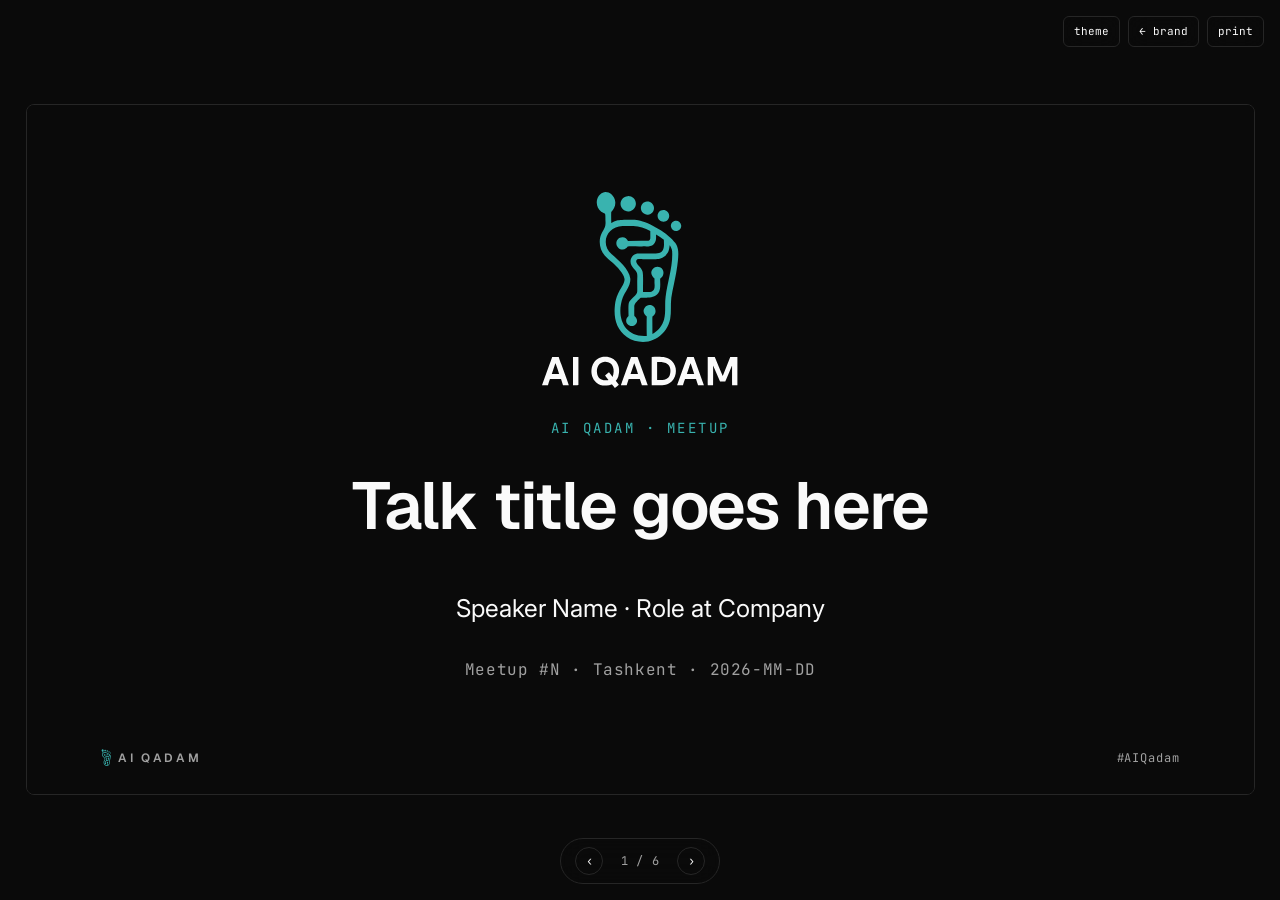
<file: speaker-deck.html>
<!DOCTYPE html>
<html lang="en" data-theme="dark">
<head>
<meta charset="UTF-8">
<meta name="viewport" content="width=device-width, initial-scale=1.0">
<title>Speaker deck template · AI Qadam</title>
<meta name="description" content="HTML speaker deck template for AI Qadam meetups. Edit slides in place; keyboard nav with ← → space. AI-friendly: each <section data-kind> is one slide.">
<meta name="theme-color" content="#3CA29E">
<link rel="canonical" href="https://brand.aiqadam.org/speaker-deck.html">

<meta property="og:type" content="website">
<meta property="og:site_name" content="AI Qadam Brand Guidelines">
<meta property="og:title" content="Speaker deck template · AI Qadam">
<meta property="og:description" content="HTML speaker deck template for AI Qadam meetups — six-slide skeleton, keyboard nav, AI-friendly semantic blocks.">
<meta property="og:url" content="https://brand.aiqadam.org/speaker-deck.html">
<meta property="og:image" content="https://brand.aiqadam.org/brand/og-image.svg">
<meta property="og:image:width" content="1200">
<meta property="og:image:height" content="630">
<meta property="og:locale" content="en_US">

<meta name="twitter:card" content="summary_large_image">
<meta name="twitter:title" content="Speaker deck template · AI Qadam">
<meta name="twitter:description" content="HTML speaker deck template for AI Qadam meetups.">
<meta name="twitter:image" content="https://brand.aiqadam.org/brand/og-image.svg">

<link rel="icon" type="image/svg+xml" href="brand/logo-mark.svg">
<link rel="preconnect" href="https://fonts.googleapis.com">
<link rel="preconnect" href="https://fonts.gstatic.com" crossorigin>
<link href="https://fonts.googleapis.com/css2?family=Geist:wght@400;500;600;700&family=Inter:wght@400;500;600&family=JetBrains+Mono:wght@400;500;600&display=swap" rel="stylesheet">
<link rel="stylesheet" href="tokens.css?v=a4918888">
<style>
  /* =========================================================
     Speaker deck template — self-contained styles
     ========================================================= */

  *, *::before, *::after { box-sizing: border-box; }
  html, body { margin: 0; padding: 0; height: 100%; }
  body {
    background: var(--background);
    color: var(--foreground);
    font-family: var(--font-sans);
    overflow: hidden;
  }

  /* ---------- Stage: 16:9 frame, scales to viewport ---------- */
  .deck {
    position: fixed; inset: 0;
    display: grid;
    place-items: center;
    padding: 24px;
  }
  .stage {
    position: relative;
    width: min(96vw, calc(96vh * 16 / 9));
    aspect-ratio: 16 / 9;
    background: var(--background);
    border: 1px solid var(--border);
    border-radius: 8px;
    overflow: hidden;
  }
  .slide {
    position: absolute;
    inset: 0;
    padding: 5.5% 6% 6.2% 6%;
    display: flex;
    flex-direction: column;
    justify-content: flex-start;
    background: var(--background);
    color: var(--foreground);
    opacity: 0;
    visibility: hidden;
    transition: opacity 0.22s ease;
  }
  .slide.active { opacity: 1; visibility: visible; }

  /* ---------- Type rhythm inside slides ---------- */
  .slide-eyebrow {
    font-family: var(--font-mono);
    font-size: 0.9cqi;
    font-size: clamp(10px, 1.15cqi, 14px);
    letter-spacing: 0.18em;
    color: var(--primary);
    text-transform: uppercase;
    margin: 0 0 1.6cqi 0;
  }
  .slide-heading {
    font-family: var(--font-display);
    font-weight: 600;
    letter-spacing: -0.02em;
    line-height: 1.05;
    margin: 0;
    color: var(--foreground);
  }
  .slide-subhead {
    font-family: var(--font-sans);
    font-size: clamp(14px, 1.6cqi, 22px);
    line-height: 1.45;
    color: var(--muted-foreground);
    margin: 1.6cqi 0 0 0;
    max-width: 80%;
  }
  .slide-meta {
    font-family: var(--font-mono);
    font-size: clamp(10px, 1.1cqi, 14px);
    color: var(--muted-foreground);
  }

  /* ---------- Footer (shared across slides) ---------- */
  .slide-footer {
    position: absolute;
    left: 6%; right: 6%; bottom: 4%;
    display: flex;
    justify-content: space-between;
    align-items: center;
    font-family: var(--font-mono);
    font-size: clamp(9px, 1cqi, 12px);
    color: var(--muted-foreground);
    letter-spacing: 0.08em;
  }
  .slide-footer .wordmark {
    display: inline-flex;
    align-items: center;
    font-family: var(--font-display);
    font-weight: 600;
    letter-spacing: 0.22em;
    color: var(--muted-foreground);
  }
  /* The footprint mark in the footer stays brand teal — never recoloured.
     Brand book: "Don't recolour. The mark IS the brand teal." */

  /* ---------- Inline brand logos ---------- */
  .aiq-logo-teal { fill: var(--aiq-logo-teal, #3CA29E); }
  .aiq-logo-dark { fill: var(--aiq-logo-dark, currentColor); fill-rule: evenodd; }

  /* Full lockup on title + closing slides — aspect-ratio gives the inline
     SVG a non-zero width when only height is constrained. */
  .aiq-lockup {
    display: block;
    height: clamp(64px, 16cqi, 240px);
    aspect-ratio: 431 / 432;
    margin: 0 auto 2.4cqi auto;   /* centred on all kinds */
  }
  .slide[data-kind="closing"] .aiq-lockup {
    height: clamp(120px, 32cqi, 480px);
  }

  /* Footprint mark, small — for footer next to "AI QADAM" text.
     aspect-ratio matches the symbol viewBox (206:340) so the SVG actually
     gets a non-zero width when only the height is constrained. */
  .aiq-mark-icon {
    display: inline-block;
    height: clamp(12px, 1.4cqi, 18px);
    aspect-ratio: 206 / 340;
    flex-shrink: 0;
    margin-right: 0.6em;
  }

  /* ---------- Slide kind: TITLE ---------- */
  .slide[data-kind="title"] {
    align-items: center;
    text-align: center;
    justify-content: center;
  }
  .slide[data-kind="title"] .slide-heading {
    font-size: clamp(28px, 5.4cqi, 72px);
    margin-top: 1cqi;
    max-width: 90%;
  }
  .slide[data-kind="title"] .speaker-line {
    font-size: clamp(14px, 2.0cqi, 28px);
    margin-top: 4cqi;
    color: var(--foreground);
    font-family: var(--font-sans);
  }
  .slide[data-kind="title"] .event-meta {
    font-family: var(--font-mono);
    font-size: clamp(10px, 1.3cqi, 16px);
    color: var(--muted-foreground);
    margin-top: 0.6cqi;
    letter-spacing: 0.04em;
  }
  .slide[data-kind="title"] .slide-subhead { max-width: 100%; }

  /* ---------- Slide kind: BIO ---------- */
  .slide[data-kind="bio"] .bio-grid {
    display: grid;
    grid-template-columns: 36% 1fr;
    gap: 3.6cqi;
    align-items: start;
    flex: 1;
  }
  .slide[data-kind="bio"] .bio-photo {
    aspect-ratio: 1 / 1;
    background: var(--card);
    border: 1px solid var(--border);
    border-radius: 6px;
    display: grid;
    place-items: center;
    color: var(--muted-foreground);
    font-family: var(--font-mono);
    font-size: clamp(10px, 1.2cqi, 14px);
  }
  .slide[data-kind="bio"] .bio-name {
    font-family: var(--font-display);
    font-weight: 600;
    font-size: clamp(20px, 3.6cqi, 52px);
    letter-spacing: -0.02em;
    margin: 0;
  }
  .slide[data-kind="bio"] .bio-role {
    font-family: var(--font-mono);
    color: var(--primary);
    font-size: clamp(11px, 1.4cqi, 18px);
    letter-spacing: 0.06em;
    margin: 1cqi 0 2.4cqi 0;
  }
  .slide[data-kind="bio"] .bio-text {
    font-family: var(--font-sans);
    font-size: clamp(13px, 1.7cqi, 22px);
    line-height: 1.5;
    color: var(--foreground);
    margin: 0 0 2.4cqi 0;
    max-width: 36em;
  }
  .slide[data-kind="bio"] .bio-talk {
    font-family: var(--font-mono);
    font-size: clamp(10px, 1.2cqi, 14px);
    color: var(--muted-foreground);
    letter-spacing: 0.12em;
  }

  /* ---------- Slide kind: SECTION ---------- */
  .slide[data-kind="section"] {
    justify-content: center;
    padding-bottom: 8%;
  }
  .slide[data-kind="section"] .slide-heading {
    font-size: clamp(34px, 7cqi, 96px);
    max-width: 90%;
  }
  .slide[data-kind="section"] .section-rule {
    display: block;
    width: 5.6cqi;
    height: 0.5cqi;
    background: var(--primary);
    border-radius: 2px;
    margin-top: 2.8cqi;
  }

  /* ---------- Slide kind: CONTENT ---------- */
  .slide[data-kind="content"] .slide-heading {
    font-size: clamp(22px, 3.8cqi, 52px);
    max-width: 90%;
  }
  .slide[data-kind="content"] .bullets {
    list-style: none;
    padding: 0;
    margin: 4cqi 0 0 0;
    display: flex;
    flex-direction: column;
    gap: 1.6cqi;
  }
  .slide[data-kind="content"] .bullets li {
    position: relative;
    padding-left: 2.6cqi;
    font-family: var(--font-sans);
    font-size: clamp(14px, 2.0cqi, 26px);
    line-height: 1.45;
    color: var(--foreground);
  }
  .slide[data-kind="content"] .bullets li::before {
    content: "";
    position: absolute;
    left: 0; top: 0.8cqi;
    width: 0.9cqi; height: 0.9cqi;
    border-radius: 50%;
    background: var(--primary);
  }

  /* ---------- Slide kind: QUOTE ---------- */
  .slide[data-kind="quote"] { justify-content: center; }
  .slide[data-kind="quote"] .quote-mark {
    font-family: var(--font-display);
    font-weight: 700;
    font-size: clamp(60px, 14cqi, 200px);
    color: var(--primary);
    line-height: 0.6;
    margin-bottom: 1.6cqi;
  }
  .slide[data-kind="quote"] .quote-body {
    font-family: var(--font-display);
    font-weight: 500;
    font-size: clamp(20px, 4.2cqi, 60px);
    line-height: 1.18;
    letter-spacing: -0.015em;
    margin: 0;
    max-width: 90%;
  }
  .slide[data-kind="quote"] .quote-attr {
    font-family: var(--font-mono);
    font-size: clamp(11px, 1.4cqi, 18px);
    color: var(--muted-foreground);
    margin-top: 3cqi;
    letter-spacing: 0.04em;
  }

  /* ---------- Slide kind: CLOSING ---------- */
  .slide[data-kind="closing"] {
    justify-content: center;
    align-items: center;
    text-align: center;
  }
  .slide[data-kind="closing"] .closing-tagline {
    font-family: var(--font-display);
    font-size: clamp(16px, 2.8cqi, 36px);
    color: var(--foreground);
    margin: 0 0 4cqi 0;
  }
  .slide[data-kind="closing"] .closing-contact p {
    font-family: var(--font-mono);
    font-size: clamp(11px, 1.5cqi, 20px);
    color: var(--muted-foreground);
    margin: 0.4cqi 0;
    letter-spacing: 0.06em;
  }

  /* Container queries — each .stage drives type scale */
  .stage { container-type: inline-size; }

  /* ---------- HUD: controls + counter ---------- */
  .hud {
    position: fixed;
    bottom: 16px; left: 50%;
    transform: translateX(-50%);
    display: flex;
    align-items: center;
    gap: 12px;
    padding: 8px 14px;
    background: color-mix(in oklch, var(--background) 80%, transparent);
    backdrop-filter: blur(12px);
    -webkit-backdrop-filter: blur(12px);
    border: 1px solid var(--border);
    border-radius: 100px;
    font-family: var(--font-mono);
    font-size: 12px;
    color: var(--muted-foreground);
    z-index: 10;
  }
  .hud button {
    appearance: none;
    background: transparent;
    color: var(--foreground);
    border: 1px solid var(--border);
    border-radius: 999px;
    width: 28px; height: 28px;
    display: grid; place-items: center;
    cursor: pointer;
    transition: background 0.15s ease;
  }
  .hud button:hover {
    background: var(--primary);
    color: var(--primary-foreground);
    border-color: var(--primary);
  }
  .hud .counter {
    min-width: 50px;
    text-align: center;
    letter-spacing: 0.06em;
  }

  .corner-actions {
    position: fixed;
    top: 16px; right: 16px;
    display: flex;
    gap: 8px;
    z-index: 10;
  }
  .corner-actions a, .corner-actions button {
    appearance: none;
    display: inline-flex;
    align-items: center;
    gap: 6px;
    background: color-mix(in oklch, var(--background) 80%, transparent);
    backdrop-filter: blur(12px);
    border: 1px solid var(--border);
    border-radius: 6px;
    padding: 6px 10px;
    font-family: var(--font-mono);
    font-size: 11px;
    color: var(--foreground);
    text-decoration: none;
    cursor: pointer;
  }
  .corner-actions a:hover, .corner-actions button:hover {
    background: var(--primary);
    color: var(--primary-foreground);
    border-color: var(--primary);
  }

  /* ---------- Print: all slides on separate pages ---------- */
  @media print {
    @page { size: 13.333in 7.5in; margin: 0; }
    body { overflow: visible; }
    .deck { position: static; padding: 0; }
    .stage { width: 100%; height: 100vh; border: none; border-radius: 0; }
    .slide {
      position: relative;
      opacity: 1; visibility: visible;
      page-break-after: always;
      transition: none;
    }
    .hud, .corner-actions { display: none; }
  }
</style>
</head>
<body>

<!--
  ===========================================================
  AI-FRIENDLY DECK · how to edit

  Each <section class="slide" data-kind="..."> below is ONE slide.

  Slide kinds and their content shape:

    title    — .aiq-lockup (full logo), .slide-eyebrow, .slide-heading, .speaker-line, .event-meta
    bio      — eyebrow, .bio-grid > (.bio-photo, .bio-info)
    section  — eyebrow, .slide-heading, .section-rule
    content  — eyebrow, .slide-heading, .slide-subhead, ul.bullets
    quote    — .quote-mark, .quote-body, .quote-attr
    closing  — .aiq-lockup (full logo), .closing-tagline, .closing-contact

  Logos: <use href="#aiq-mark"> for the footprint (footer), <use href="#aiq-full">
  for the full lockup (mark + AI QADAM wordmark). Both inherit theme via
  --aiq-logo-teal / --aiq-logo-dark CSS variables.

  TO ADD a slide: copy any <section class="slide" data-kind="..."> and
  edit the text inside. Order = slide order. Everything else is automatic.

  TO REMOVE a slide: just delete its <section>.

  Brand rules (immutable):
    - Brand teal lives on var(--primary). Don't override.
    - Wordmark is always "AI QADAM" caps, never "AI Qadam" on title surfaces.
    - Photography is real photos only. Never AI-generated images.
  ===========================================================
-->

<!-- Brand logo library: define once, <use> from anywhere ------------- -->
<svg aria-hidden="true" style="position:absolute;width:0;height:0;overflow:hidden" focusable="false">
  <defs>
    <!-- Footprint mark only — for the footer (teal, no theme dependency) -->
    <symbol id="aiq-mark" viewBox="108 -5 206 340">
      <path class="aiq-logo-teal" d="M139.184 0.00725804C144.432 -0.117117 148.69 1.35241 152.72 4.76898C157.749 9.1171 160.834 15.2931 161.292 21.9252C162.035 31.5894 158.219 37.3056 152.386 44.1655C152.123 51.7317 152.238 60.959 152.527 68.5102L152.793 68.3217C156.516 65.7096 160.544 63.7242 164.981 62.6655C172.46 60.8808 203.916 60.548 211.564 61.9409C236.249 66.4361 279.47 91.7311 293.595 112.412C296.495 116.657 298.424 121.276 299.283 126.35C300.633 134.321 299.917 143.279 299.132 151.309C297.451 168.568 294.017 185.42 290.455 202.366C288.323 212.493 285.895 222.669 284.62 232.944C282.701 248.447 285.042 264.359 282.132 279.671C278.882 296.756 269.057 310.765 254.807 320.497C248.492 324.593 241.451 327.443 234.064 328.887C218.074 331.881 200.145 328.665 186.867 319.215C165.193 303.793 158.063 279.69 160.081 254.184C160.743 245.812 161.701 238.587 164.596 230.622C166.414 225.766 168.588 221.047 171.102 216.51C175.061 209.323 182.868 199.015 181.553 190.737C179.737 179.303 164.513 164.392 156.245 156.51C150.042 150.925 143.597 146.053 138.064 139.744C126.058 126.603 123.479 104.369 132.157 88.893C137.811 78.8093 140.719 75.8673 139.725 63.602C139.319 58.5893 139.988 53.1905 138.9 47.8276C135.981 46.5951 133.014 45.3729 130.442 43.5014C114.355 31.7949 118.242 3.2466 139.184 0.00725804ZM238.354 85.8022C225.423 79.2188 213.032 74.2384 198.326 74.9399C191.547 75.2633 184.35 74.7989 177.493 75.0414C142.977 76.3458 127.151 113.448 153.465 136.973C167.964 149.935 192.361 169.718 194.348 190.637C195.756 205.462 182.828 219.117 177.825 232.065C162.629 273.727 179.534 320.274 229.795 316.961C230.073 316.946 230.348 316.924 230.626 316.899C230.338 303.849 230.101 286.902 230.57 273.855C223.898 268.427 220.761 260.955 226.914 253.558C229.189 250.777 232.511 249.055 236.098 248.802C243.901 248.24 249.636 254.071 249.929 261.699C250.142 267.242 247.288 270.924 243.076 274.071C242.838 278.149 242.866 282.386 242.938 286.48C243.088 295.192 242.861 304.011 243.145 312.711C255.517 305.699 264.908 294.768 268.63 280.852C272.983 264.593 269.714 247.077 272.086 230.505C276.223 197.226 288.642 163.907 286.398 129.992C286.217 127.241 284.748 123.608 283.42 121.254C282.666 119.946 281.88 118.66 281.051 117.398C280.117 127.459 278.332 134.671 270.135 141.401C266.979 144.019 263.276 145.891 259.298 146.877C254.623 147.999 247.738 147.774 242.779 147.77L222.157 147.749C218.279 147.746 213.488 147.62 209.684 147.898C208.24 149.484 207.204 150.86 207.331 153.108C207.689 159.45 218.764 166.768 221.145 174.42C223.23 181.124 222.33 201.483 222.333 209.59L222.31 220.151C238.97 220.249 249.611 222.355 247.723 201.868C247.42 198.573 247.704 193.829 247.601 190.34C240.892 184.486 237.41 176.443 244.298 168.96C246.751 166.27 250.201 164.7 253.839 164.618C266.954 164.412 272.104 179.87 262.317 188.931C261.57 189.621 260.798 190.281 260.001 190.91C260.073 201.03 261.954 214.563 255.673 223.102C246.813 235.142 230.682 232.165 217.336 232.555C212.445 237.014 202.877 244.861 203.094 251.789C203.308 258.608 202.813 266.049 203.269 272.818C209.325 278.036 211.916 285.167 205.659 291.608C203.476 293.839 200.484 295.096 197.361 295.096C194.048 295.087 190.752 293.546 188.483 291.159C186.248 288.837 185.092 285.68 185.298 282.464C185.563 278.614 187.681 275.568 190.5 273.102C190.53 266.499 189.399 247.977 191.475 243.024C192.986 239.418 196.025 236.459 198.754 233.752C202.068 230.468 207.645 226.18 209.095 221.746C209.657 220.029 209.695 218.162 209.71 216.37C209.765 209.608 209.525 202.84 209.555 196.076C209.578 190.972 210.367 184.118 209.306 179.2C207.351 170.131 193.02 164.862 195.007 150.179C195.502 146.517 197.32 142.694 199.936 140.04C202.128 137.852 204.896 136.332 207.918 135.655C211.141 134.909 219.085 135.206 222.776 135.221L246.232 135.307C249.582 135.318 254.616 135.648 257.701 134.524C270.67 129.794 268.448 116.107 268.204 105.047C262.782 100.718 257.054 96.7803 251.073 93.2651C251.101 101.415 252.26 108.449 245.87 114.816C239.298 121.362 229.598 119.448 221.067 119.676C210.363 119.963 199.417 119.357 188.707 119.727C185.73 123.265 182.863 126.176 177.869 126.581C174.345 126.861 170.864 125.653 168.27 123.25C158.937 114.752 164.602 99.1611 177.352 99.517C183.045 99.6761 186.689 102.916 189.288 107.671L218.904 107.509C223.954 107.487 229.161 107.667 234.164 107.095C235.254 106.965 236.185 106.29 236.954 105.567C238.176 104.42 238.386 102.858 238.414 101.252C238.495 96.1075 238.335 90.9476 238.354 85.8022Z"/>
      <path class="aiq-logo-teal" d="M188.806 9.06475C198.057 8.53944 206.004 15.5648 206.617 24.8101C207.231 34.0554 200.281 42.0688 191.042 42.7701C181.678 43.4807 173.532 36.4166 172.91 27.046C172.289 17.6757 179.43 9.59725 188.806 9.06475Z"/>
      <path class="aiq-logo-teal" d="M231.132 21.0719C239.054 20.541 245.917 26.5029 246.498 34.4185C247.079 42.3341 241.161 49.2348 233.248 49.8673C225.267 50.5054 218.289 44.5219 217.701 36.5341C217.114 28.5463 223.142 21.6073 231.132 21.0719Z"/>
      <path class="aiq-logo-teal" d="M266.742 39.6966C273.811 39.4325 279.745 44.9575 279.989 52.0244C280.236 59.091 274.692 65.0122 267.626 65.2366C260.586 65.46 254.692 59.9453 254.451 52.9063C254.207 45.8675 259.704 39.9591 266.742 39.6966Z"/>
      <path class="aiq-logo-teal" d="M293.629 63.2102C299.82 62.4271 305.486 66.7805 306.323 72.9649C307.161 79.1489 302.857 84.853 296.682 85.7455C290.429 86.6496 284.636 82.2805 283.789 76.0183C282.939 69.7561 287.361 64.0033 293.629 63.2102Z"/>
    </symbol>

    <!-- Full lockup — mark + AI QADAM wordmark.
         Wordmark fill follows --aiq-logo-dark (resolves to --foreground). -->
    <symbol id="aiq-full" viewBox="0 0 431 432">
      <path class="aiq-logo-teal" d="M139.184 0.00725804C144.432 -0.117117 148.69 1.35241 152.72 4.76898C157.749 9.1171 160.834 15.2931 161.292 21.9252C162.035 31.5894 158.219 37.3056 152.386 44.1655C152.123 51.7317 152.238 60.959 152.527 68.5102L152.793 68.3217C156.516 65.7096 160.544 63.7242 164.981 62.6655C172.46 60.8808 203.916 60.548 211.564 61.9409C236.249 66.4361 279.47 91.7311 293.595 112.412C296.495 116.657 298.424 121.276 299.283 126.35C300.633 134.321 299.917 143.279 299.132 151.309C297.451 168.568 294.017 185.42 290.455 202.366C288.323 212.493 285.895 222.669 284.62 232.944C282.701 248.447 285.042 264.359 282.132 279.671C278.882 296.756 269.057 310.765 254.807 320.497C248.492 324.593 241.451 327.443 234.064 328.887C218.074 331.881 200.145 328.665 186.867 319.215C165.193 303.793 158.063 279.69 160.081 254.184C160.743 245.812 161.701 238.587 164.596 230.622C166.414 225.766 168.588 221.047 171.102 216.51C175.061 209.323 182.868 199.015 181.553 190.737C179.737 179.303 164.513 164.392 156.245 156.51C150.042 150.925 143.597 146.053 138.064 139.744C126.058 126.603 123.479 104.369 132.157 88.893C137.811 78.8093 140.719 75.8673 139.725 63.602C139.319 58.5893 139.988 53.1905 138.9 47.8276C135.981 46.5951 133.014 45.3729 130.442 43.5014C114.355 31.7949 118.242 3.2466 139.184 0.00725804ZM238.354 85.8022C225.423 79.2188 213.032 74.2384 198.326 74.9399C191.547 75.2633 184.35 74.7989 177.493 75.0414C142.977 76.3458 127.151 113.448 153.465 136.973C167.964 149.935 192.361 169.718 194.348 190.637C195.756 205.462 182.828 219.117 177.825 232.065C162.629 273.727 179.534 320.274 229.795 316.961C230.073 316.946 230.348 316.924 230.626 316.899C230.338 303.849 230.101 286.902 230.57 273.855C223.898 268.427 220.761 260.955 226.914 253.558C229.189 250.777 232.511 249.055 236.098 248.802C243.901 248.24 249.636 254.071 249.929 261.699C250.142 267.242 247.288 270.924 243.076 274.071C242.838 278.149 242.866 282.386 242.938 286.48C243.088 295.192 242.861 304.011 243.145 312.711C255.517 305.699 264.908 294.768 268.63 280.852C272.983 264.593 269.714 247.077 272.086 230.505C276.223 197.226 288.642 163.907 286.398 129.992C286.217 127.241 284.748 123.608 283.42 121.254C282.666 119.946 281.88 118.66 281.051 117.398C280.117 127.459 278.332 134.671 270.135 141.401C266.979 144.019 263.276 145.891 259.298 146.877C254.623 147.999 247.738 147.774 242.779 147.77L222.157 147.749C218.279 147.746 213.488 147.62 209.684 147.898C208.24 149.484 207.204 150.86 207.331 153.108C207.689 159.45 218.764 166.768 221.145 174.42C223.23 181.124 222.33 201.483 222.333 209.59L222.31 220.151C238.97 220.249 249.611 222.355 247.723 201.868C247.42 198.573 247.704 193.829 247.601 190.34C240.892 184.486 237.41 176.443 244.298 168.96C246.751 166.27 250.201 164.7 253.839 164.618C266.954 164.412 272.104 179.87 262.317 188.931C261.57 189.621 260.798 190.281 260.001 190.91C260.073 201.03 261.954 214.563 255.673 223.102C246.813 235.142 230.682 232.165 217.336 232.555C212.445 237.014 202.877 244.861 203.094 251.789C203.308 258.608 202.813 266.049 203.269 272.818C209.325 278.036 211.916 285.167 205.659 291.608C203.476 293.839 200.484 295.096 197.361 295.096C194.048 295.087 190.752 293.546 188.483 291.159C186.248 288.837 185.092 285.68 185.298 282.464C185.563 278.614 187.681 275.568 190.5 273.102C190.53 266.499 189.399 247.977 191.475 243.024C192.986 239.418 196.025 236.459 198.754 233.752C202.068 230.468 207.645 226.18 209.095 221.746C209.657 220.029 209.695 218.162 209.71 216.37C209.765 209.608 209.525 202.84 209.555 196.076C209.578 190.972 210.367 184.118 209.306 179.2C207.351 170.131 193.02 164.862 195.007 150.179C195.502 146.517 197.32 142.694 199.936 140.04C202.128 137.852 204.896 136.332 207.918 135.655C211.141 134.909 219.085 135.206 222.776 135.221L246.232 135.307C249.582 135.318 254.616 135.648 257.701 134.524C270.67 129.794 268.448 116.107 268.204 105.047C262.782 100.718 257.054 96.7803 251.073 93.2651C251.101 101.415 252.26 108.449 245.87 114.816C239.298 121.362 229.598 119.448 221.067 119.676C210.363 119.963 199.417 119.357 188.707 119.727C185.73 123.265 182.863 126.176 177.869 126.581C174.345 126.861 170.864 125.653 168.27 123.25C158.937 114.752 164.602 99.1611 177.352 99.517C183.045 99.6761 186.689 102.916 189.288 107.671L218.904 107.509C223.954 107.487 229.161 107.667 234.164 107.095C235.254 106.965 236.185 106.29 236.954 105.567C238.176 104.42 238.386 102.858 238.414 101.252C238.495 96.1075 238.335 90.9476 238.354 85.8022Z"/>
      <path class="aiq-logo-teal" d="M188.806 9.06475C198.057 8.53944 206.004 15.5648 206.617 24.8101C207.231 34.0554 200.281 42.0688 191.042 42.7701C181.678 43.4807 173.532 36.4166 172.91 27.046C172.289 17.6757 179.43 9.59725 188.806 9.06475Z"/>
      <path class="aiq-logo-teal" d="M231.132 21.0719C239.054 20.541 245.917 26.5029 246.498 34.4185C247.079 42.3341 241.161 49.2348 233.248 49.8673C225.267 50.5054 218.289 44.5219 217.701 36.5341C217.114 28.5463 223.142 21.6073 231.132 21.0719Z"/>
      <path class="aiq-logo-teal" d="M266.742 39.6966C273.811 39.4325 279.745 44.9575 279.989 52.0244C280.236 59.091 274.692 65.0122 267.626 65.2366C260.586 65.46 254.692 59.9453 254.451 52.9063C254.207 45.8675 259.704 39.9591 266.742 39.6966Z"/>
      <path class="aiq-logo-teal" d="M293.629 63.2102C299.82 62.4271 305.486 66.7805 306.323 72.9649C307.161 79.1489 302.857 84.853 296.682 85.7455C290.429 86.6496 284.636 82.2805 283.789 76.0183C282.939 69.7561 287.361 64.0033 293.629 63.2102Z"/>
      <path class="aiq-logo-dark" d="M22.39 363.064L36.8687 363.077C38.0341 367.258 41.0394 374.918 42.5769 379.18L52.9194 407.864C54.9175 413.411 57.28 419.564 59.0141 425.155C54.76 425.196 50.5059 425.202 46.2522 425.171L41.8634 411.527H37.5481L17.5131 411.521C16.0016 416.021 14.3878 420.627 13.0781 425.174C8.7475 425.211 4.33781 425.158 0 425.149C5.65938 410.671 10.4803 395.571 16.0006 381.014C18.1922 375.233 20.5166 368.936 22.39 363.064Z M29.4493 376.902C30.6328 377.762 36.7828 397.521 37.9006 400.724L30.9856 400.771L21.5693 400.73L29.4493 376.902Z"/>
      <path class="aiq-logo-dark" d="M68.2885 363.086L80.17 363.089L80.1525 424.795C79.3719 425.495 70.0291 425.198 68.2756 425.186L68.2885 363.086Z"/>
      <path class="aiq-logo-dark" d="M138.732 362.539C163.06 362.298 175.169 384.052 167.787 406.392C166.727 409.602 164.295 412.845 162.305 415.542L169.134 424.123C166.219 426.598 163.271 429.036 160.293 431.436C158.917 429.658 155.109 424.552 153.685 423.339L153.023 423.455C149.473 424.733 145.76 425.508 141.994 425.758C133.29 426.361 125.887 424.736 119.323 419.08C103.313 405.286 106.042 374.755 125.674 365.561C130.415 363.339 133.612 362.792 138.732 362.539Z M138.227 373.765C157.358 372.875 161.254 392.693 155.301 407.034C152.659 403.718 149.933 400.381 147.442 396.956C144.684 399.318 141.62 401.734 138.795 404.05L141.165 407.037C142.801 409.237 144.614 411.4 146.349 413.531C145.477 413.737 144.599 413.918 143.716 414.075C132.018 416.043 122.691 410.753 121.127 398.365C119.595 386.225 125.053 375.143 138.227 373.765Z"/>
      <path class="aiq-logo-dark" d="M195.933 363.039C200.721 363.067 205.509 363.067 210.296 363.045L232.798 425.202C228.498 425.208 224.201 425.192 219.901 425.155L215.351 411.527H210.439L190.863 411.542C189.422 416.111 187.934 420.661 186.4 425.198L173.639 425.148C176.085 417.645 179.112 409.723 181.802 402.248L195.933 363.039Z M202.88 376.893C204.195 377.724 210.348 397.496 211.431 400.689C208.657 400.761 205.799 400.749 203.017 400.774L194.938 400.733C197.541 392.771 200.188 384.824 202.88 376.893Z"/>
      <path class="aiq-logo-dark" d="M241.445 363.084C256.217 363.034 274.507 360.753 285.854 371.984C297.964 383.975 297.658 404.193 285.923 416.387C276.561 424.909 268.445 425.193 256.214 425.19C251.307 425.168 246.401 425.19 241.495 425.259C241.261 418.237 241.429 410.487 241.429 403.393L241.445 363.084Z M253.379 374.066C261.358 373.856 270.279 373.681 276.745 379.137C283.517 384.853 284.054 395.919 280.967 403.678C280.179 405.65 278.989 407.141 277.617 408.706C270.461 414.859 262.326 413.803 253.386 413.762L253.379 374.066Z"/>
      <path class="aiq-logo-dark" d="M319.767 363.021C324.379 363.15 329.367 363.072 334.011 363.084C336.317 370.24 339.511 378.453 342.082 385.603L356.354 425.187L343.498 425.19L338.961 411.528L334.173 411.522L314.804 411.568C313.198 416.084 311.679 420.634 310.248 425.209L297.282 425.153C304.864 404.537 312.029 383.537 319.767 363.021Z M326.898 376.678C328.536 379.118 333.729 396.5 335.139 400.737L327.307 400.771L318.842 400.74C321.232 393.406 324.129 383.712 326.898 376.678Z"/>
      <path class="aiq-logo-dark" d="M364.773 363.092L380.307 363.046C385.792 376.83 391.998 391.042 397.761 404.777C403.454 391.73 408.917 376.474 414.348 363.08C419.614 363.005 425.051 363.074 430.329 363.074L430.317 425.18L418.42 425.177C418.192 417.624 418.354 409.236 418.351 401.621L418.307 381.874C413.426 393.733 408.464 405.558 403.42 417.349C399.573 417.374 395.723 417.367 391.876 417.33C386.836 405.505 381.726 393.711 376.551 381.946C376.798 387.052 376.657 393.049 376.654 398.23C376.676 407.217 376.648 416.205 376.567 425.189L364.823 425.167C364.561 418.702 364.782 410.539 364.782 403.927L364.773 363.092Z"/>
    </symbol>
  </defs>
</svg>

<div class="deck">
  <div class="stage" id="stage">

    <!-- ===== Slide 1 · TITLE ===== -->
    <section class="slide" data-kind="title">
      <svg class="aiq-lockup" role="img" aria-label="AI Qadam"><use href="#aiq-full"/></svg>
      <p class="slide-eyebrow">AI Qadam · Meetup</p>
      <h1 class="slide-heading">Talk title goes here</h1>
      <p class="speaker-line">Speaker Name · Role at Company</p>
      <p class="event-meta">Meetup #N · Tashkent · 2026-MM-DD</p>
      <div class="slide-footer">
        <span class="wordmark"><svg class="aiq-mark-icon" aria-hidden="true"><use href="#aiq-mark"/></svg>AI QADAM</span>
        <span>#AIQadam</span>
      </div>
    </section>

    <!-- ===== Slide 2 · BIO ===== -->
    <section class="slide" data-kind="bio">
      <p class="slide-eyebrow">01 · Who is speaking</p>
      <div class="bio-grid">
        <div class="bio-photo">[ photo · 1:1 ]</div>
        <div class="bio-info">
          <h2 class="bio-name">Speaker Name</h2>
          <p class="bio-role">Role · Company · Country</p>
          <p class="bio-text">
            Two-to-three sentences of bio. What you build, what you've shipped,
            what got you on this stage. Keep it concrete — credentials read as
            noise; outcomes read as proof.
          </p>
          <p class="bio-talk">TODAY: Talk title</p>
        </div>
      </div>
      <div class="slide-footer">
        <span class="wordmark"><svg class="aiq-mark-icon" aria-hidden="true"><use href="#aiq-mark"/></svg>AI QADAM</span>
        <span>#AIQadam</span>
      </div>
    </section>

    <!-- ===== Slide 3 · SECTION ===== -->
    <section class="slide" data-kind="section">
      <p class="slide-eyebrow">Section 02</p>
      <h2 class="slide-heading">Section heading goes here</h2>
      <span class="section-rule"></span>
      <div class="slide-footer">
        <span class="wordmark"><svg class="aiq-mark-icon" aria-hidden="true"><use href="#aiq-mark"/></svg>AI QADAM</span>
        <span>#AIQadam</span>
      </div>
    </section>

    <!-- ===== Slide 4 · CONTENT ===== -->
    <section class="slide" data-kind="content">
      <p class="slide-eyebrow">02 · Content</p>
      <h2 class="slide-heading">Slide heading — one clear claim</h2>
      <p class="slide-subhead">One sentence supporting the claim. Concrete, not abstract.</p>
      <ul class="bullets">
        <li>First point — keep it short. One thought per bullet.</li>
        <li>Second point — concrete number, real example, or one verb.</li>
        <li>Third point — if you need a fourth, it should be a new slide.</li>
      </ul>
      <div class="slide-footer">
        <span class="wordmark"><svg class="aiq-mark-icon" aria-hidden="true"><use href="#aiq-mark"/></svg>AI QADAM</span>
        <span>#AIQadam</span>
      </div>
    </section>

    <!-- ===== Slide 5 · QUOTE ===== -->
    <section class="slide" data-kind="quote">
      <div class="quote-mark" aria-hidden="true">&ldquo;</div>
      <p class="quote-body">
        The most important thing about this talk fits in one sentence.
      </p>
      <p class="quote-attr">— Author, source</p>
      <div class="slide-footer">
        <span class="wordmark"><svg class="aiq-mark-icon" aria-hidden="true"><use href="#aiq-mark"/></svg>AI QADAM</span>
        <span>#AIQadam</span>
      </div>
    </section>

    <!-- ===== Slide 6 · CLOSING ===== -->
    <section class="slide" data-kind="closing">
      <svg class="aiq-lockup" role="img" aria-label="AI Qadam"><use href="#aiq-full"/></svg>
      <p class="closing-tagline">Thanks — let's keep building together.</p>
      <div class="closing-contact">
        <p>your.email@domain.com · @yourhandle</p>
        <p>#AIQadam · brand.aiqadam.org</p>
      </div>
      <div class="slide-footer">
        <span class="wordmark"><svg class="aiq-mark-icon" aria-hidden="true"><use href="#aiq-mark"/></svg>AI QADAM</span>
        <span>#AIQadam</span>
      </div>
    </section>

  </div>
</div>

<!-- Corner actions ----------------------------------------- -->
<div class="corner-actions">
  <button id="theme-toggle" title="Toggle theme" aria-label="Toggle theme">theme</button>
  <a href="brand.html#decks" title="Back to brand guidelines">← brand</a>
  <button id="print-all" title="Print all slides">print</button>
</div>

<!-- Heads-up nav ------------------------------------------- -->
<div class="hud" role="toolbar" aria-label="Slide navigation">
  <button id="prev" aria-label="Previous slide">‹</button>
  <span class="counter" id="counter">1 / 6</span>
  <button id="next" aria-label="Next slide">›</button>
</div>

<script>
  // ---------- Theme toggle (shared pattern with site) -------
  const root = document.documentElement;
  const themeBtn = document.getElementById('theme-toggle');
  function applyTheme(t) {
    root.setAttribute('data-theme', t);
    try { localStorage.setItem('aiqadam-ds-theme', t); } catch(e) {}
  }
  (function init(){
    const saved = localStorage.getItem('aiqadam-ds-theme');
    if (saved === 'light' || saved === 'dark') applyTheme(saved);
  })();
  themeBtn.addEventListener('click', () => {
    applyTheme(root.getAttribute('data-theme') === 'dark' ? 'light' : 'dark');
  });

  // ---------- Slide nav -------------------------------------
  const slides = Array.from(document.querySelectorAll('.slide'));
  const counter = document.getElementById('counter');
  let idx = 0;

  function show(i) {
    idx = Math.max(0, Math.min(slides.length - 1, i));
    slides.forEach((s, n) => s.classList.toggle('active', n === idx));
    counter.textContent = `${idx + 1} / ${slides.length}`;
    // reflect in hash for shareable deep-links
    history.replaceState(null, '', `#${idx + 1}`);
  }

  function next() { show(idx + 1); }
  function prev() { show(idx - 1); }

  document.getElementById('next').addEventListener('click', next);
  document.getElementById('prev').addEventListener('click', prev);

  document.addEventListener('keydown', (e) => {
    if (e.target instanceof HTMLInputElement) return;
    switch (e.key) {
      case 'ArrowRight':
      case ' ':
      case 'PageDown':
        e.preventDefault(); next(); break;
      case 'ArrowLeft':
      case 'PageUp':
        e.preventDefault(); prev(); break;
      case 'Home':
        e.preventDefault(); show(0); break;
      case 'End':
        e.preventDefault(); show(slides.length - 1); break;
    }
  });

  // ---------- Print all ------------------------------------
  document.getElementById('print-all').addEventListener('click', () => window.print());

  // ---------- Boot from hash --------------------------------
  const hashN = parseInt((location.hash || '').slice(1), 10);
  show(Number.isFinite(hashN) && hashN > 0 ? hashN - 1 : 0);
</script>

</body>
</html>
</file>
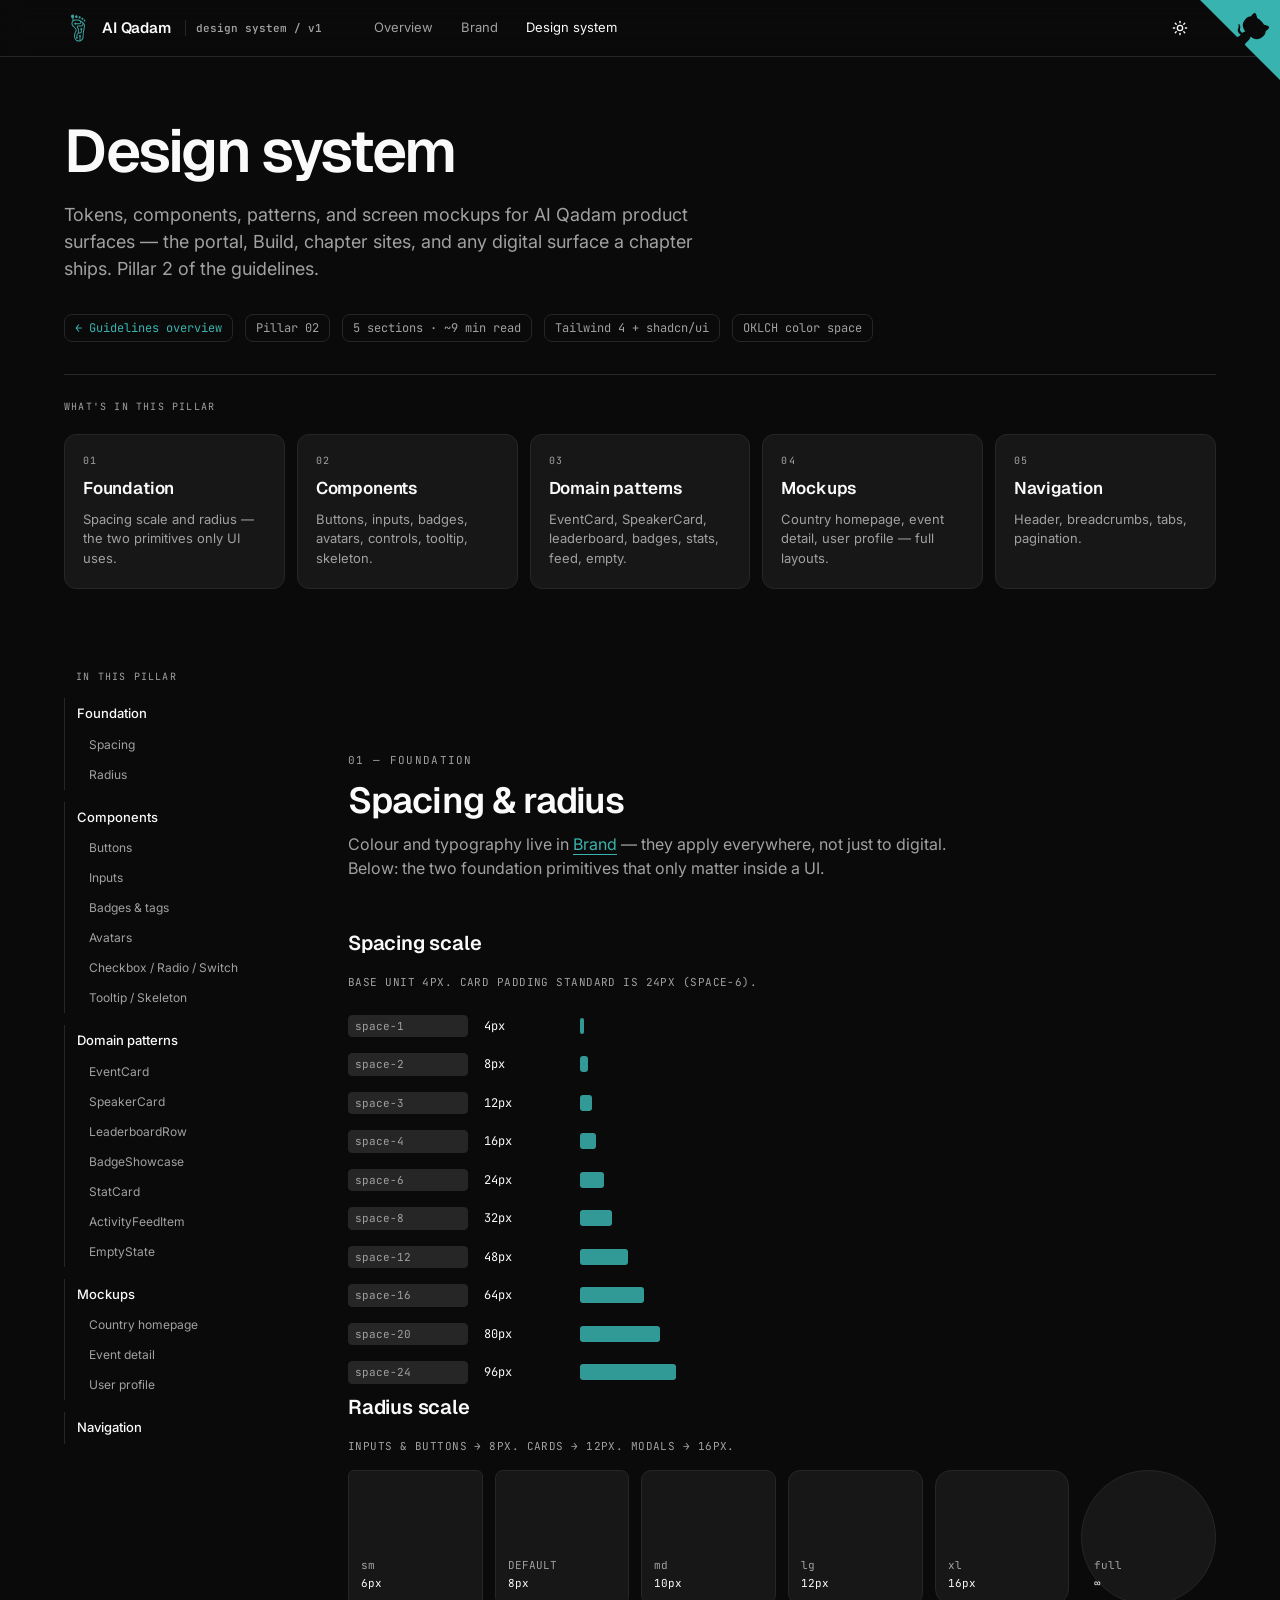
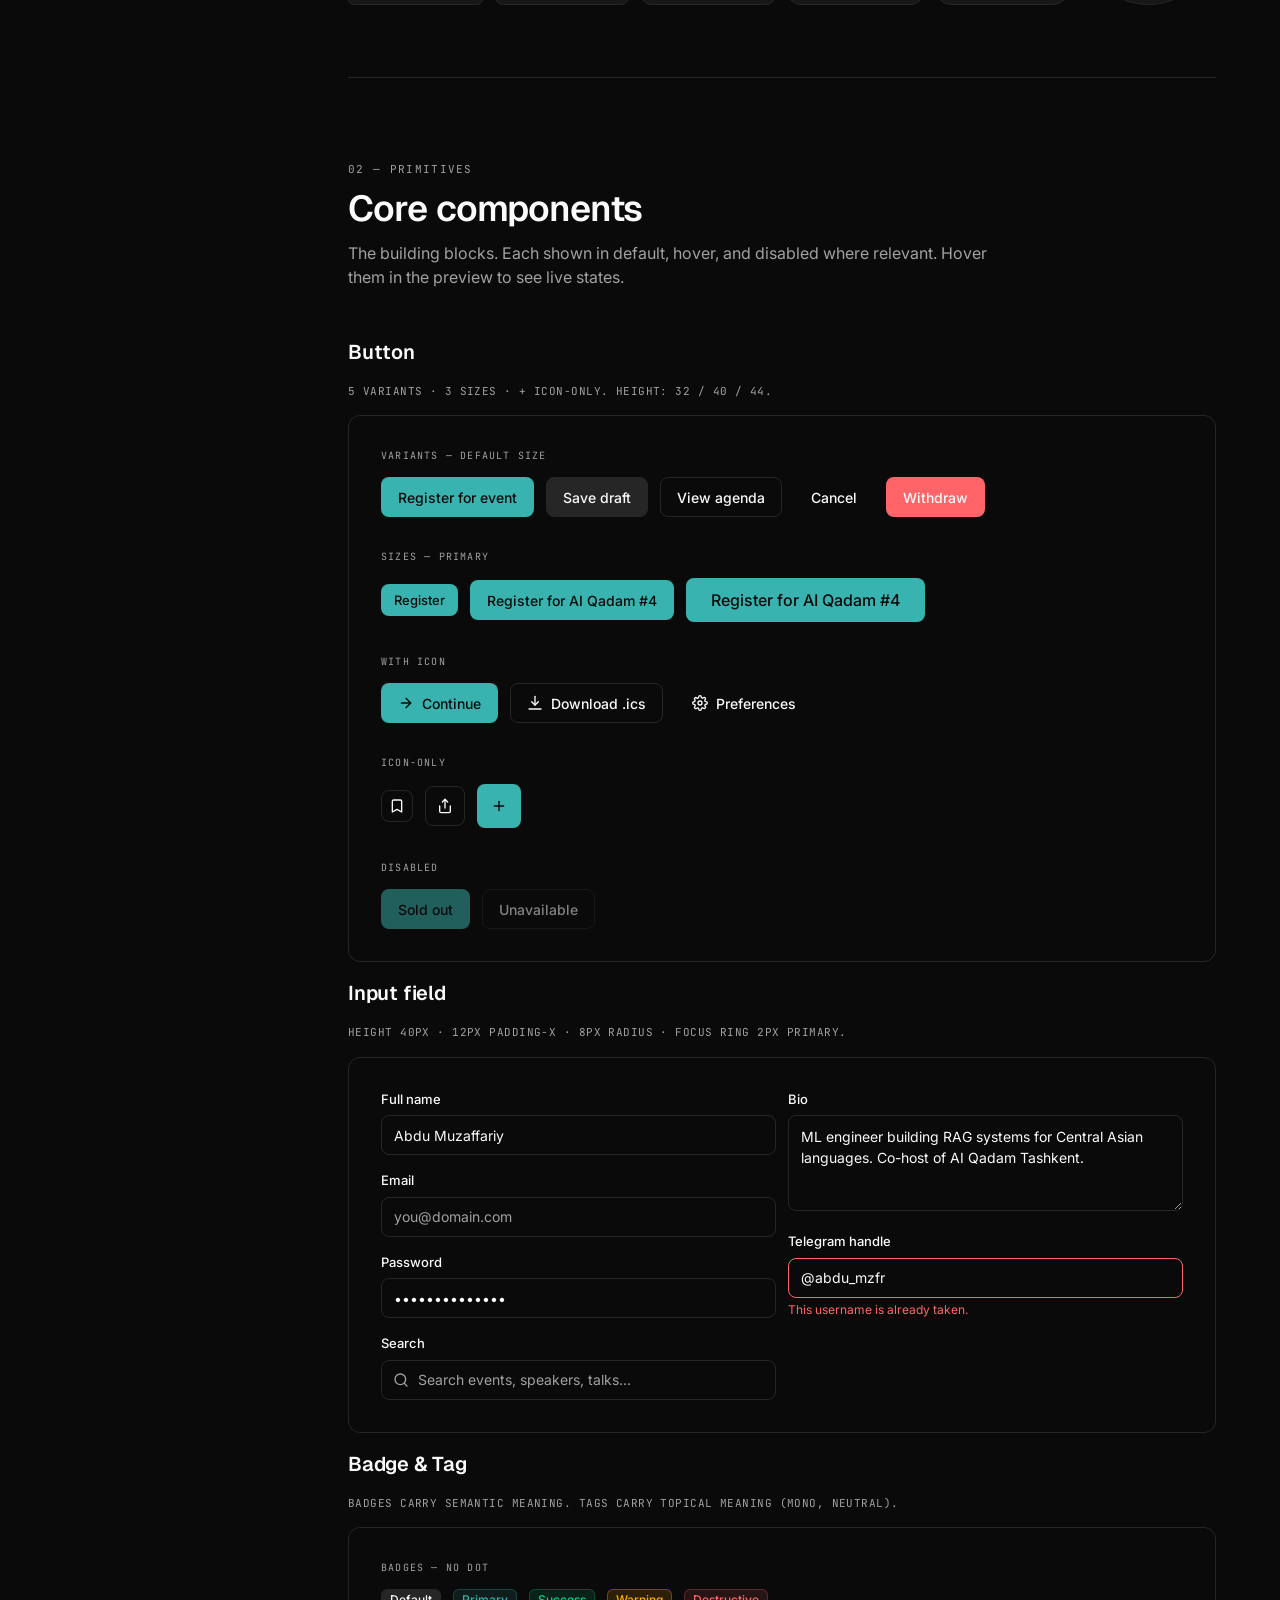
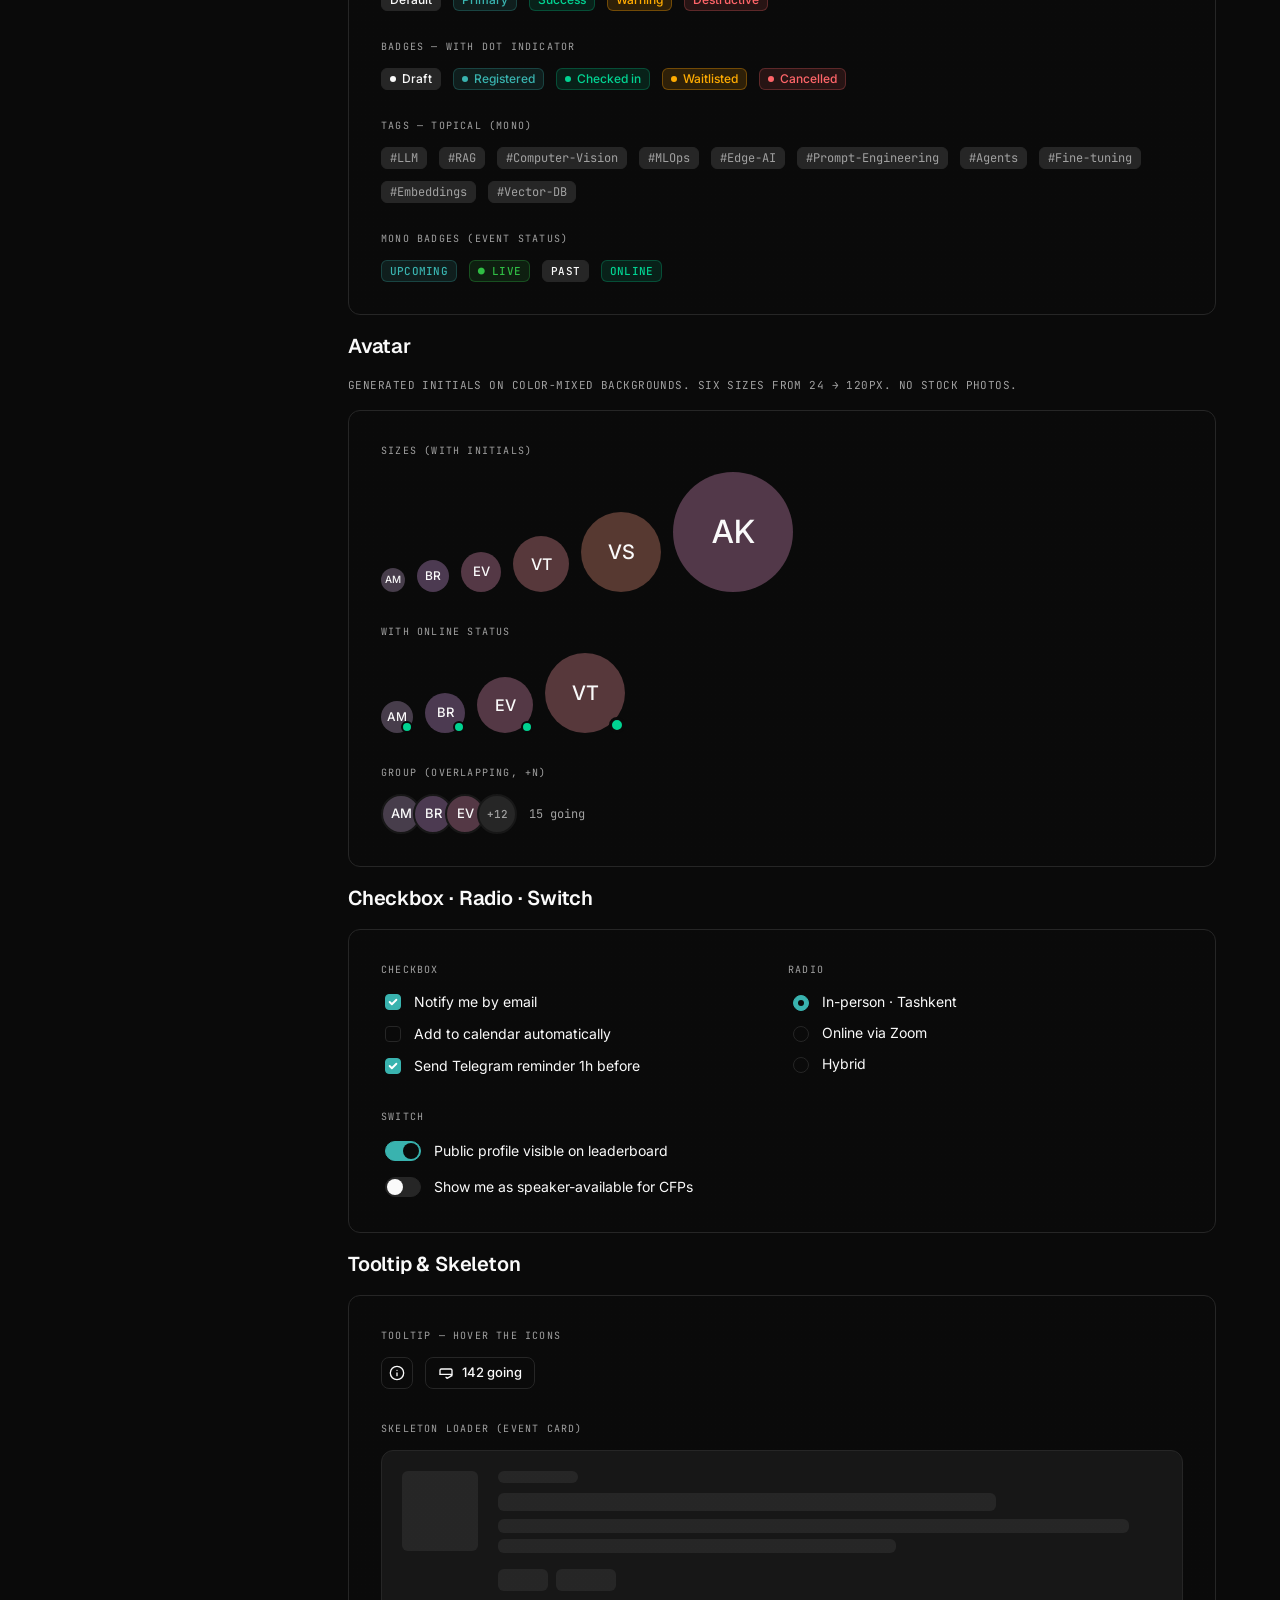
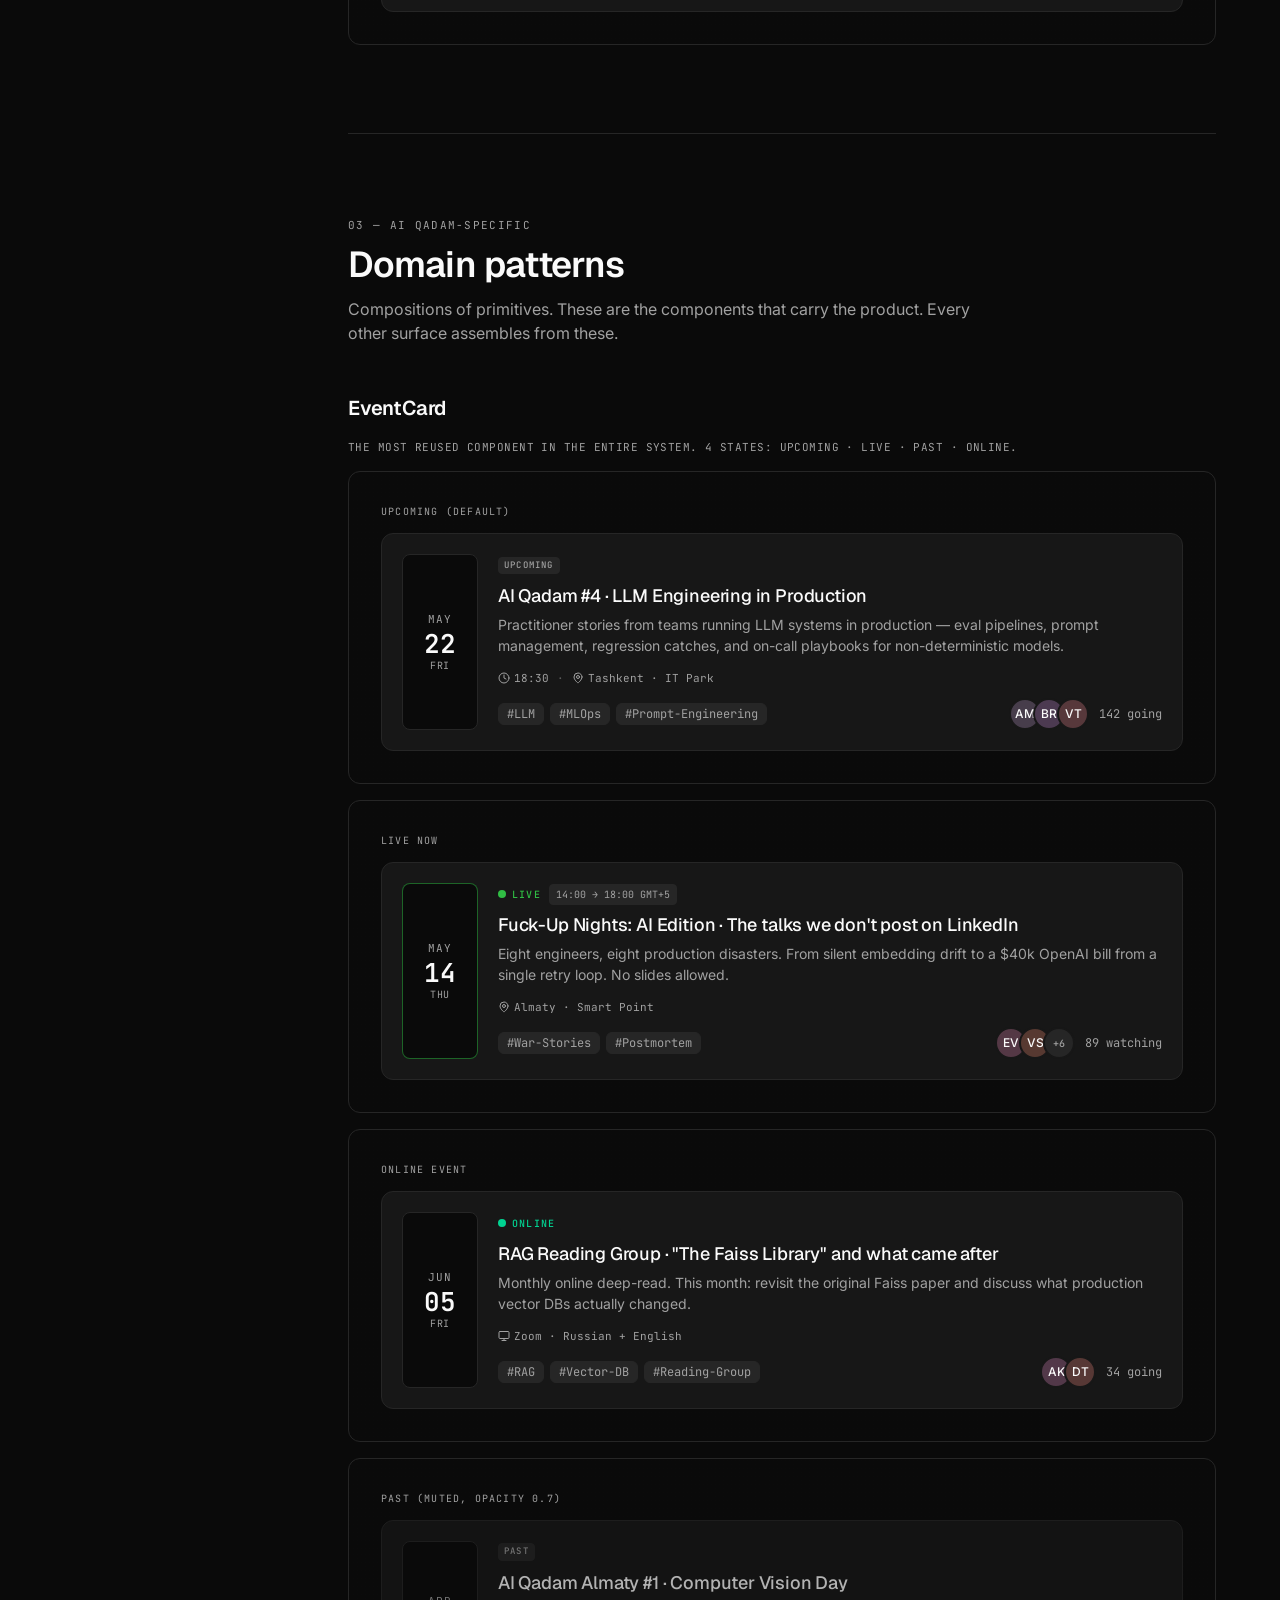
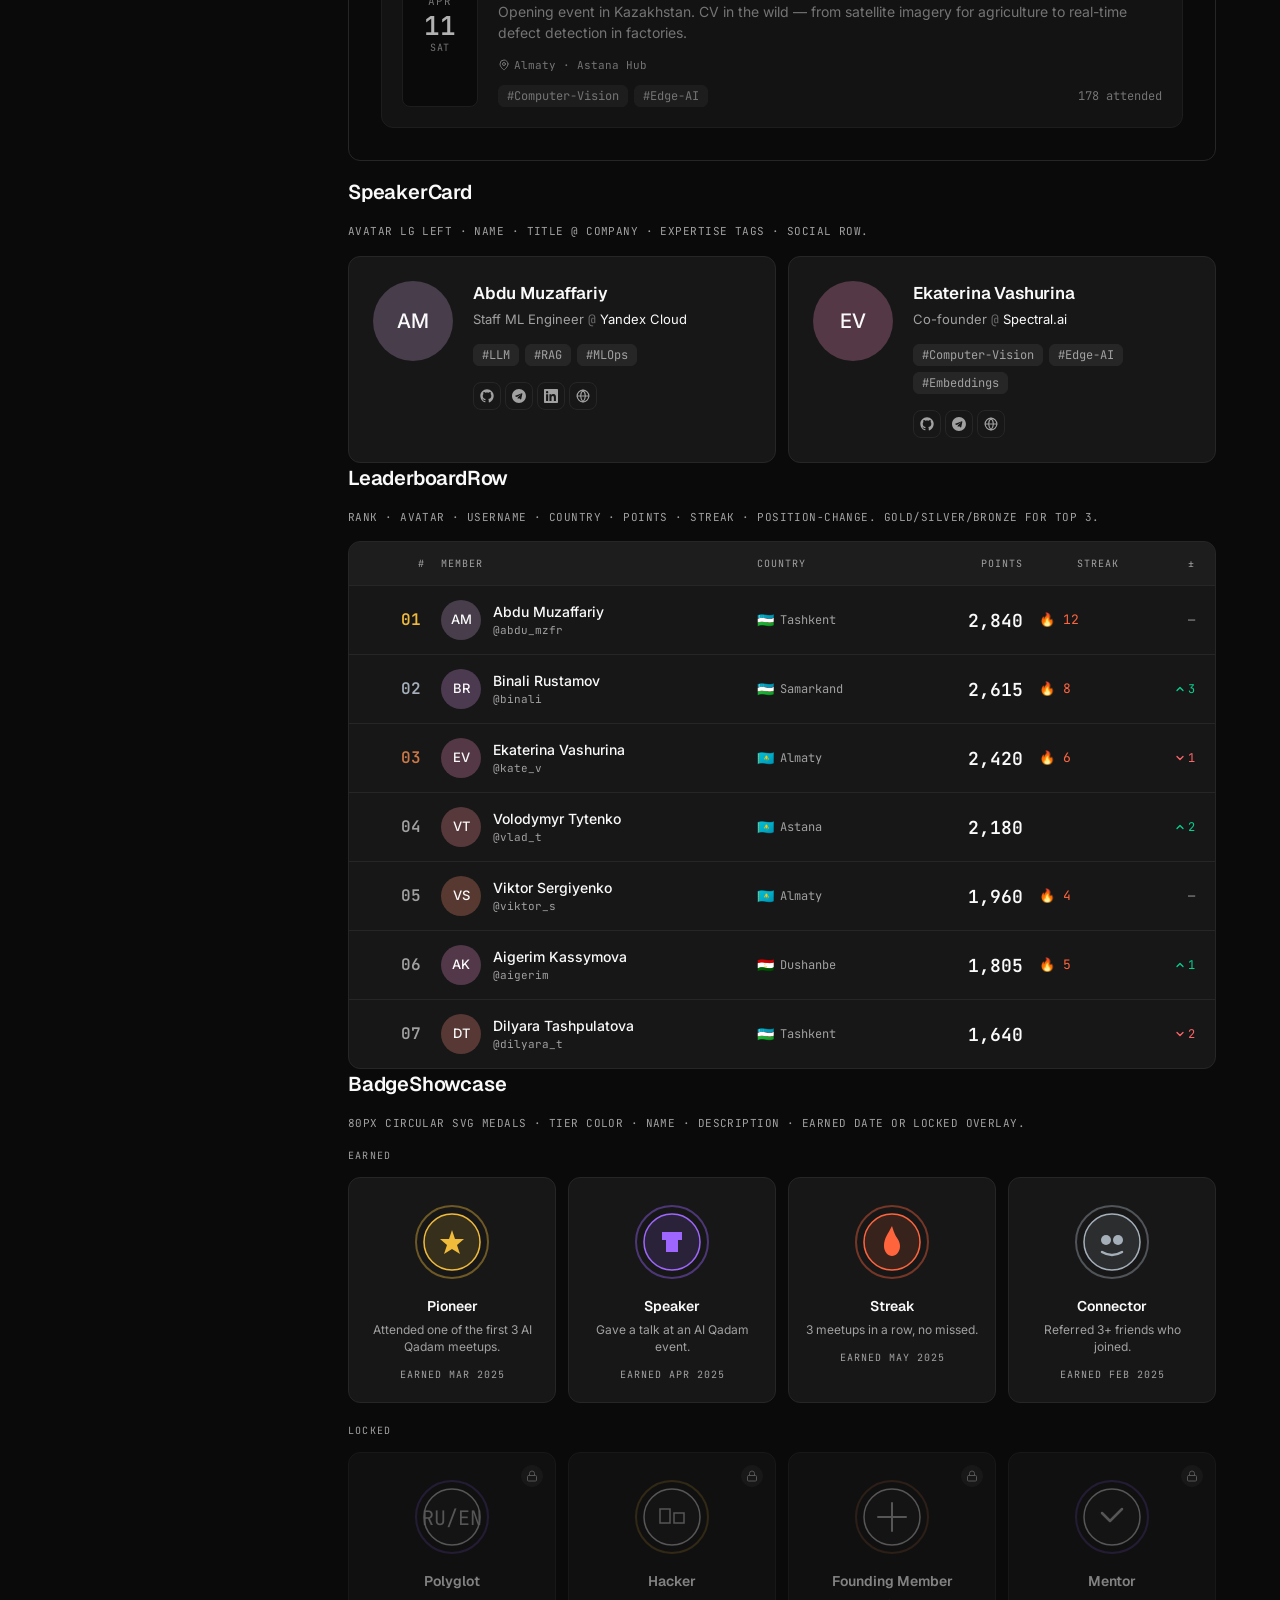
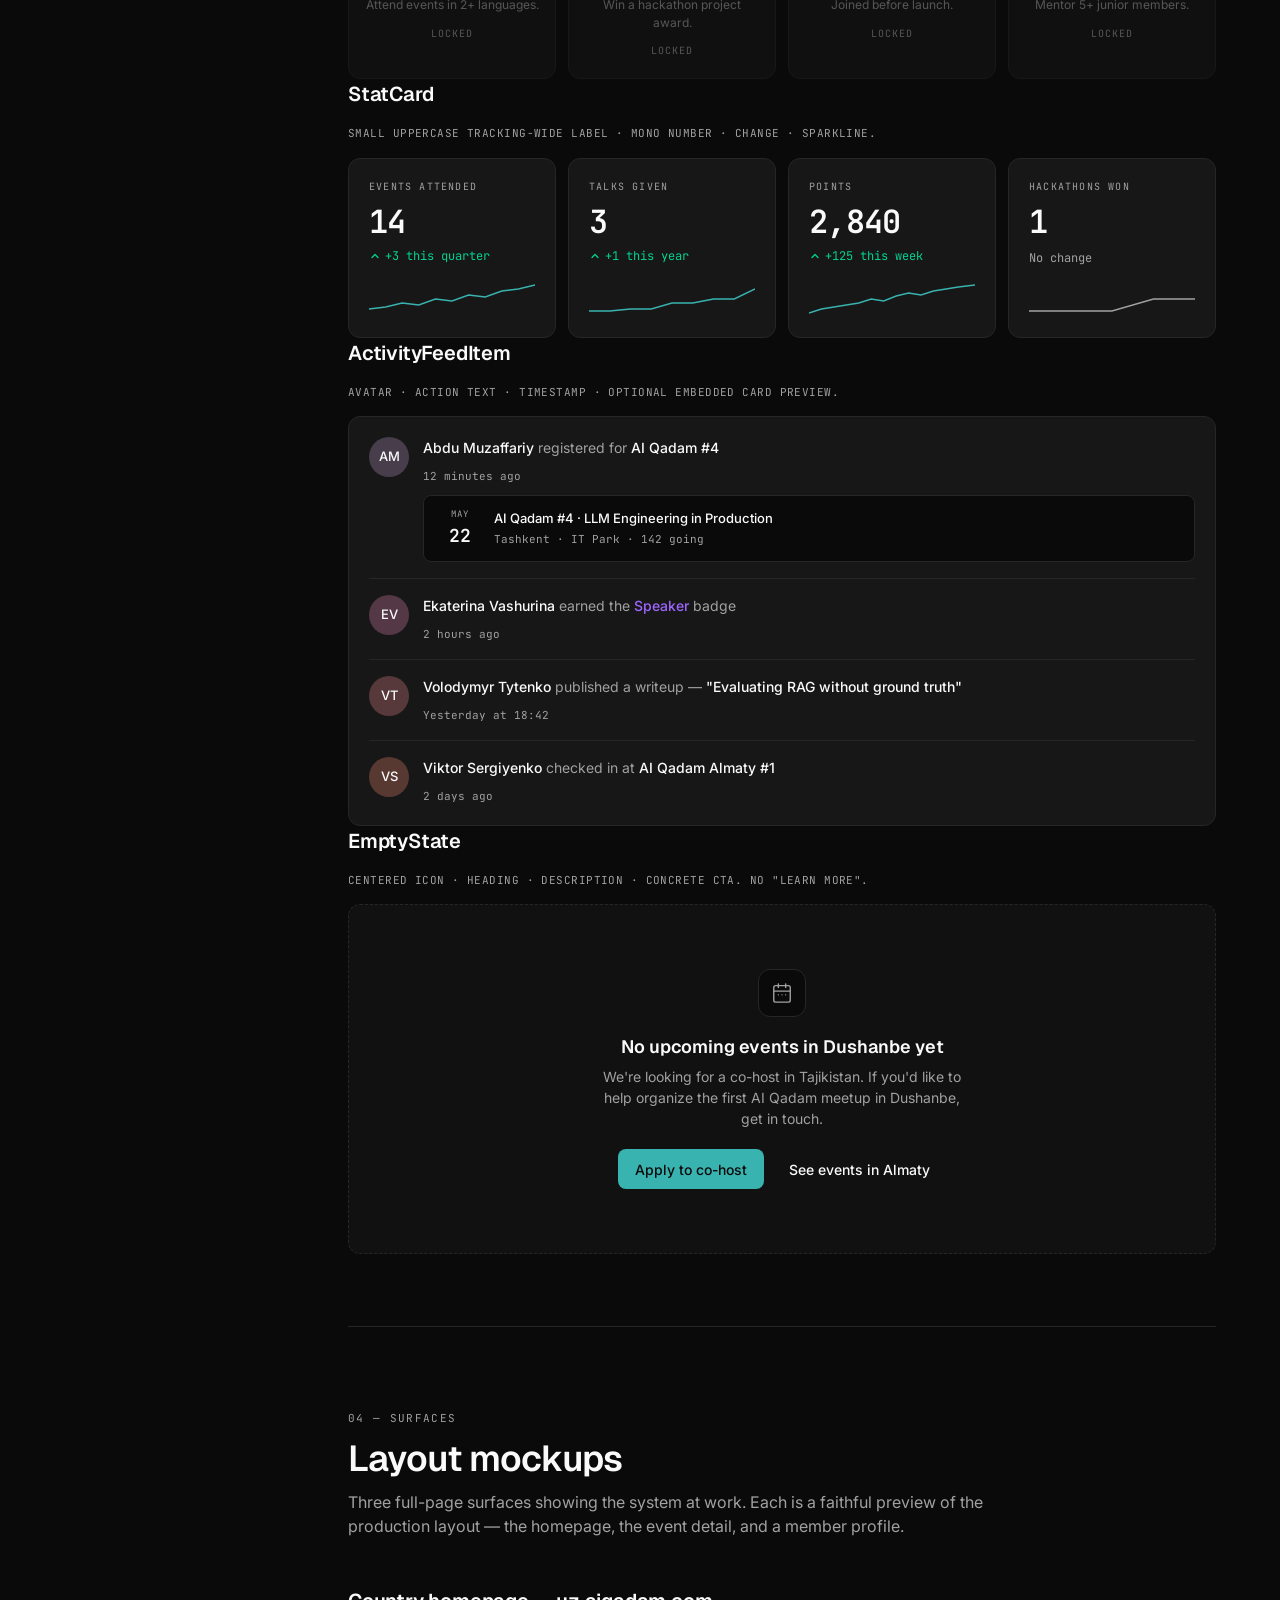
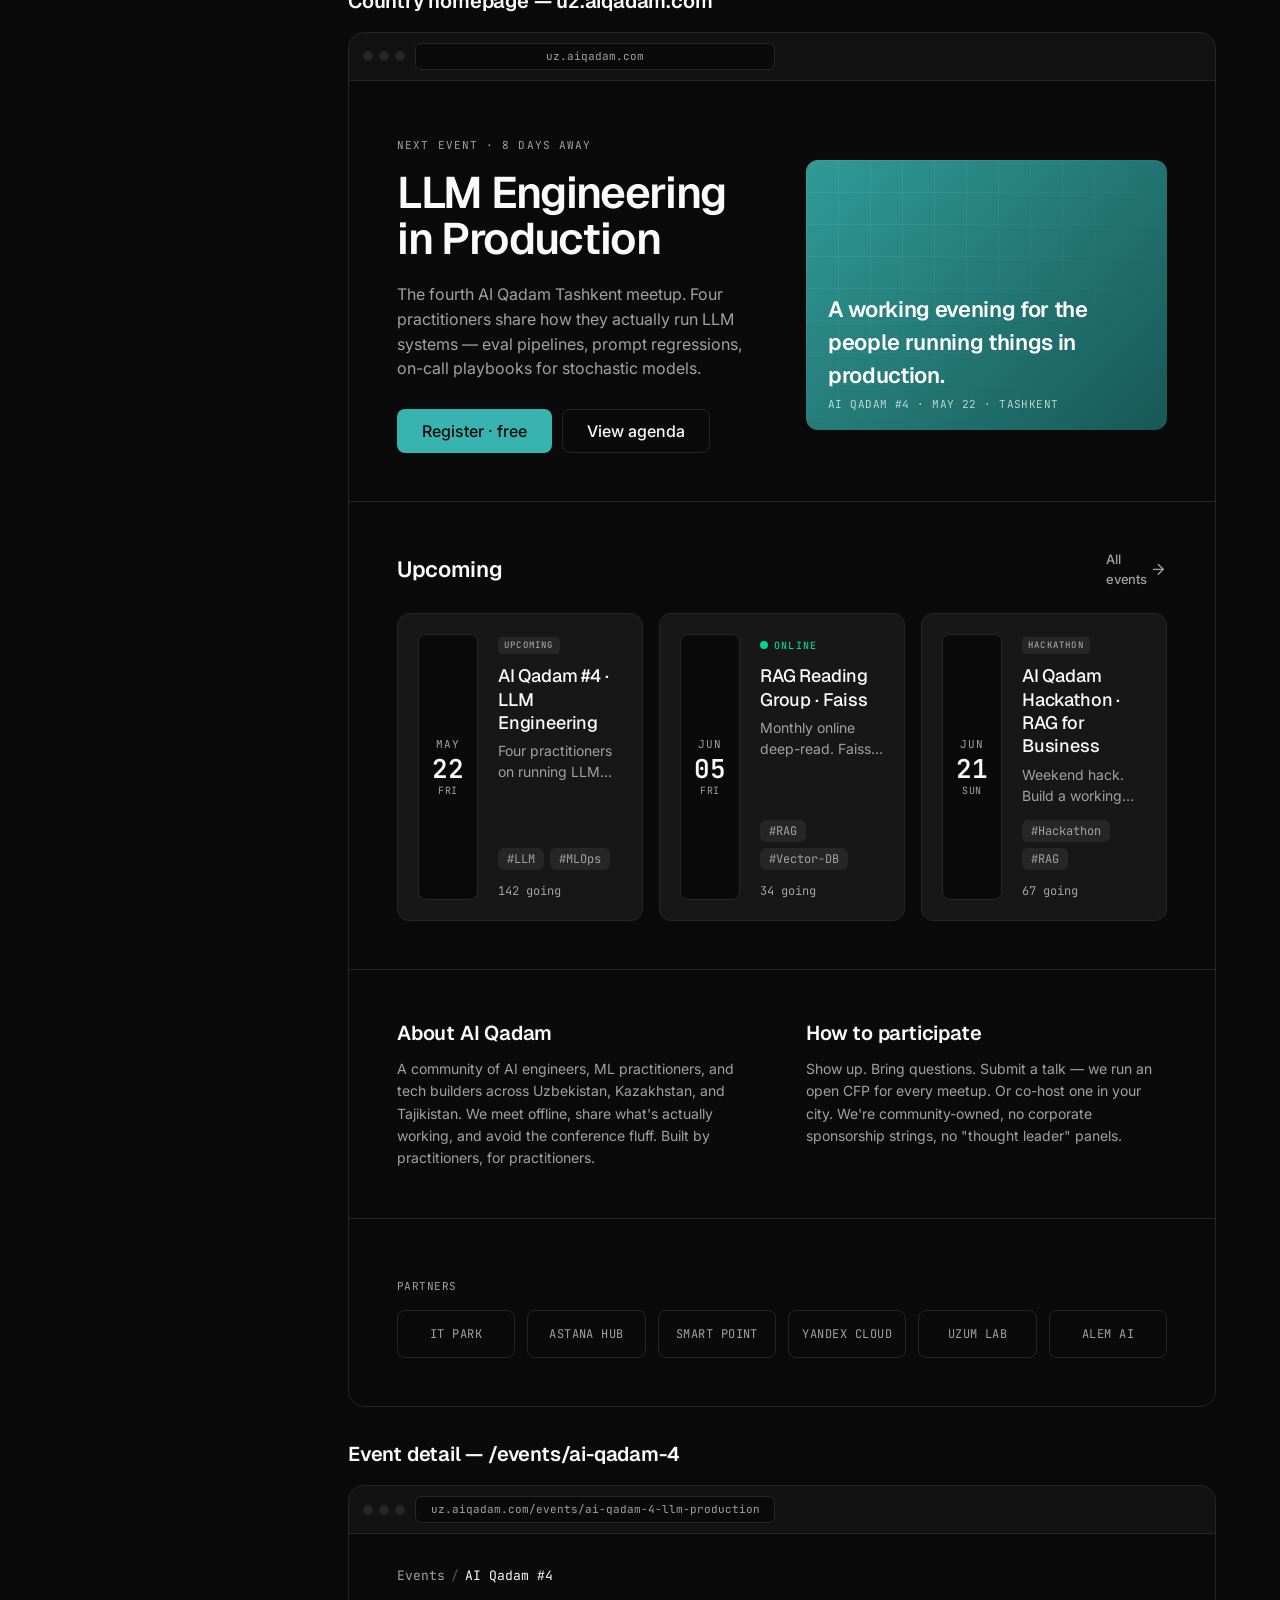
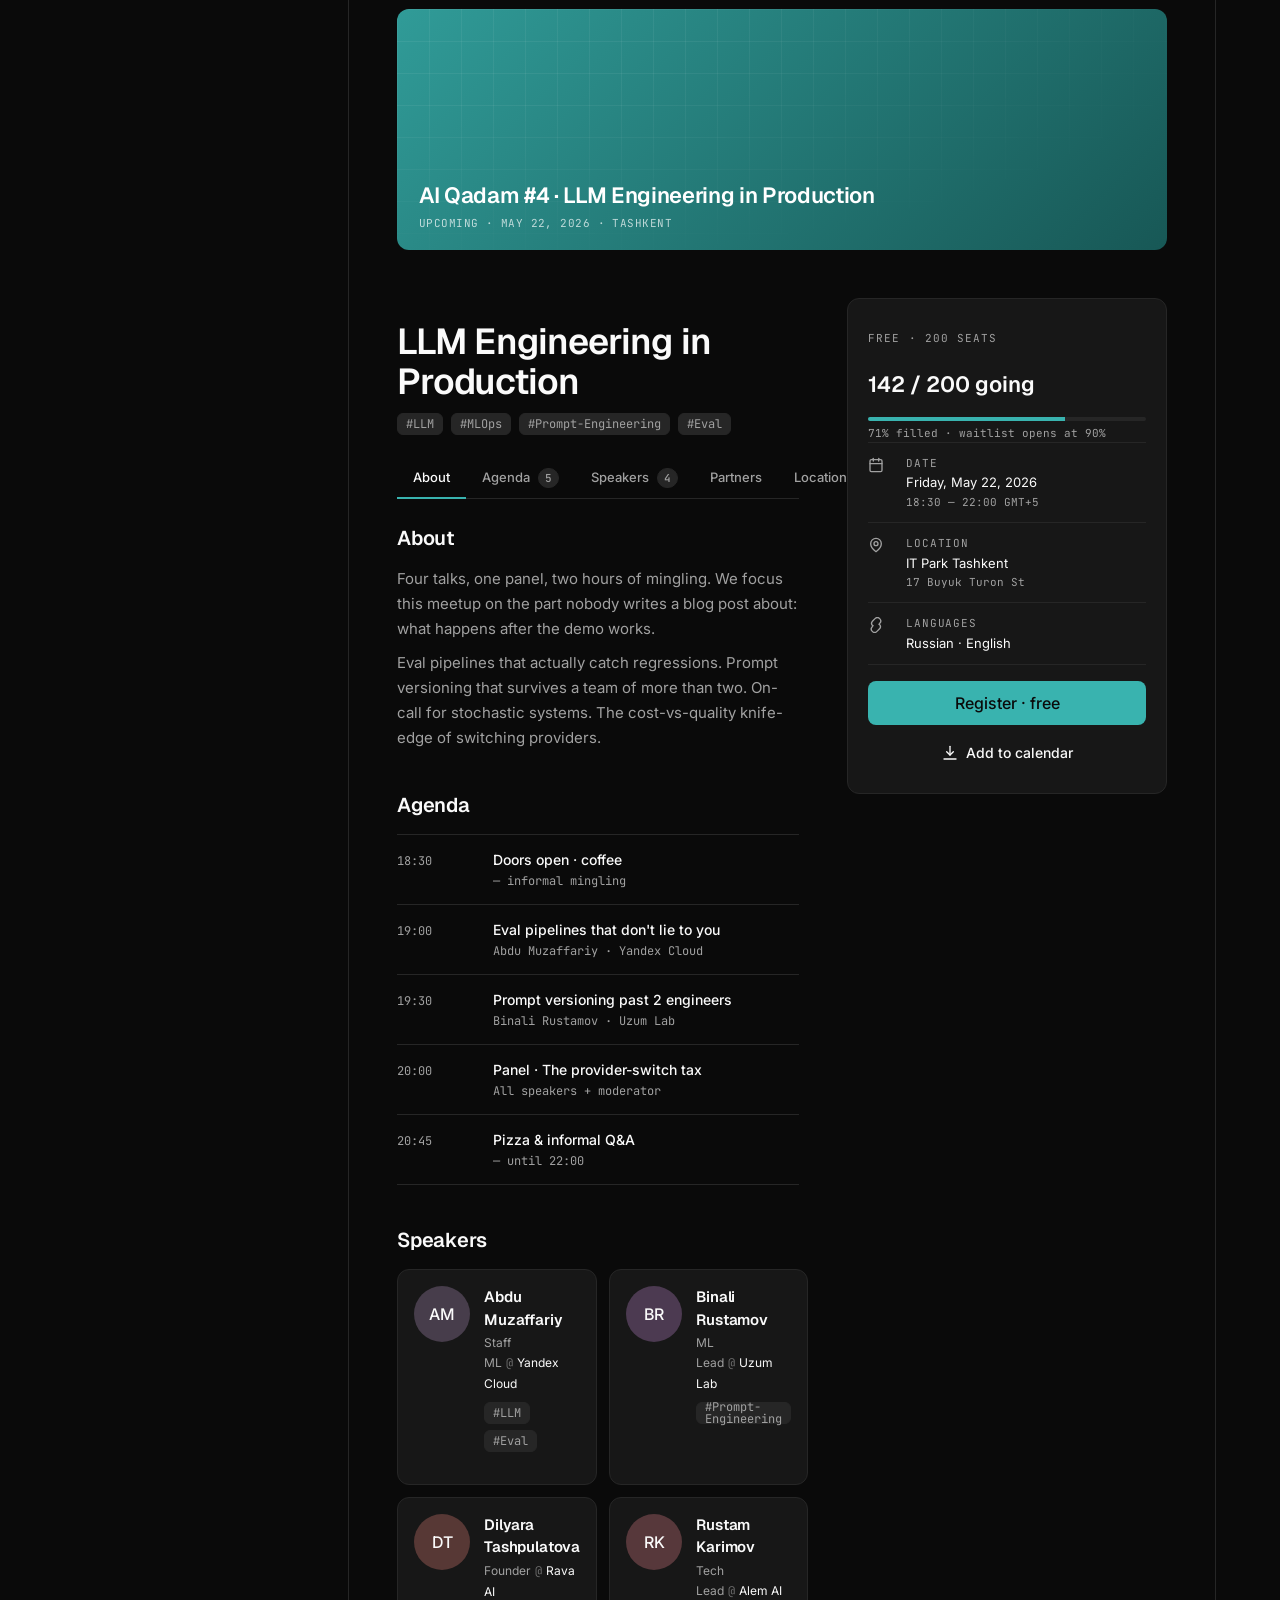
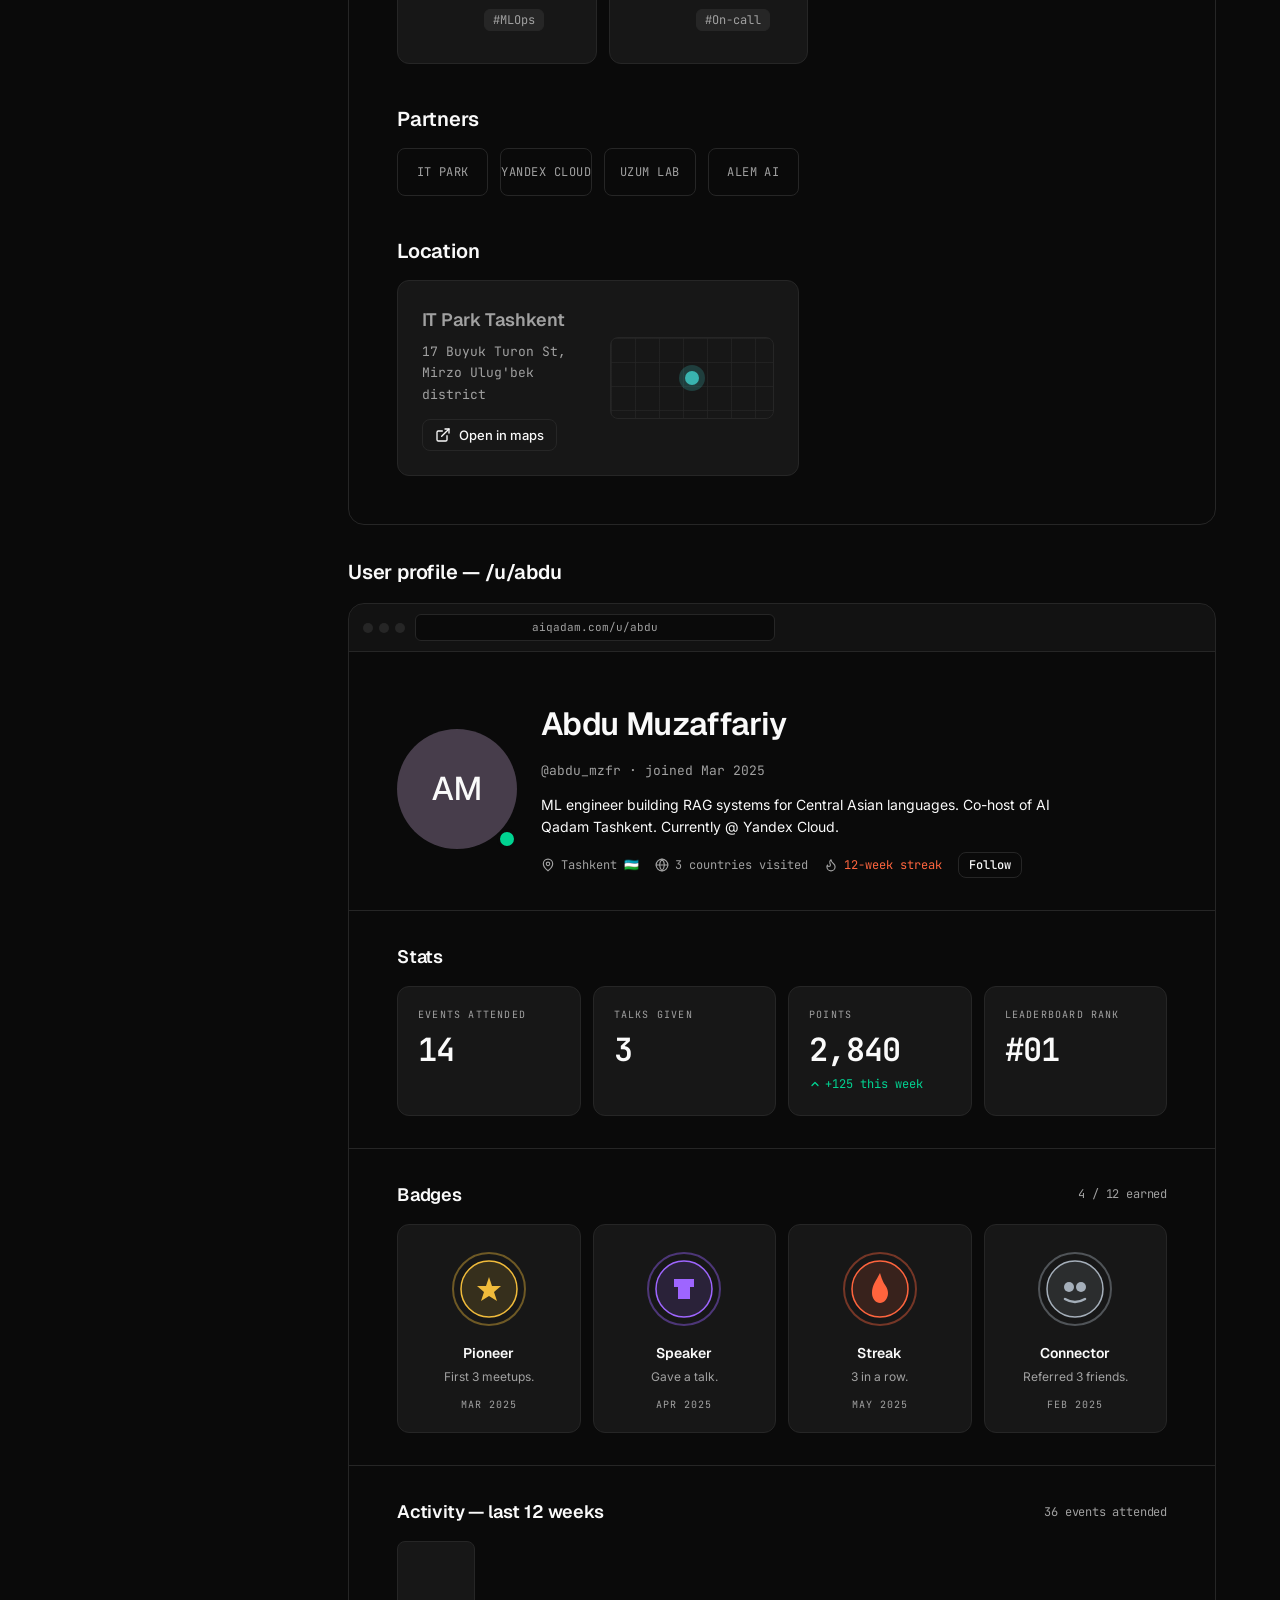
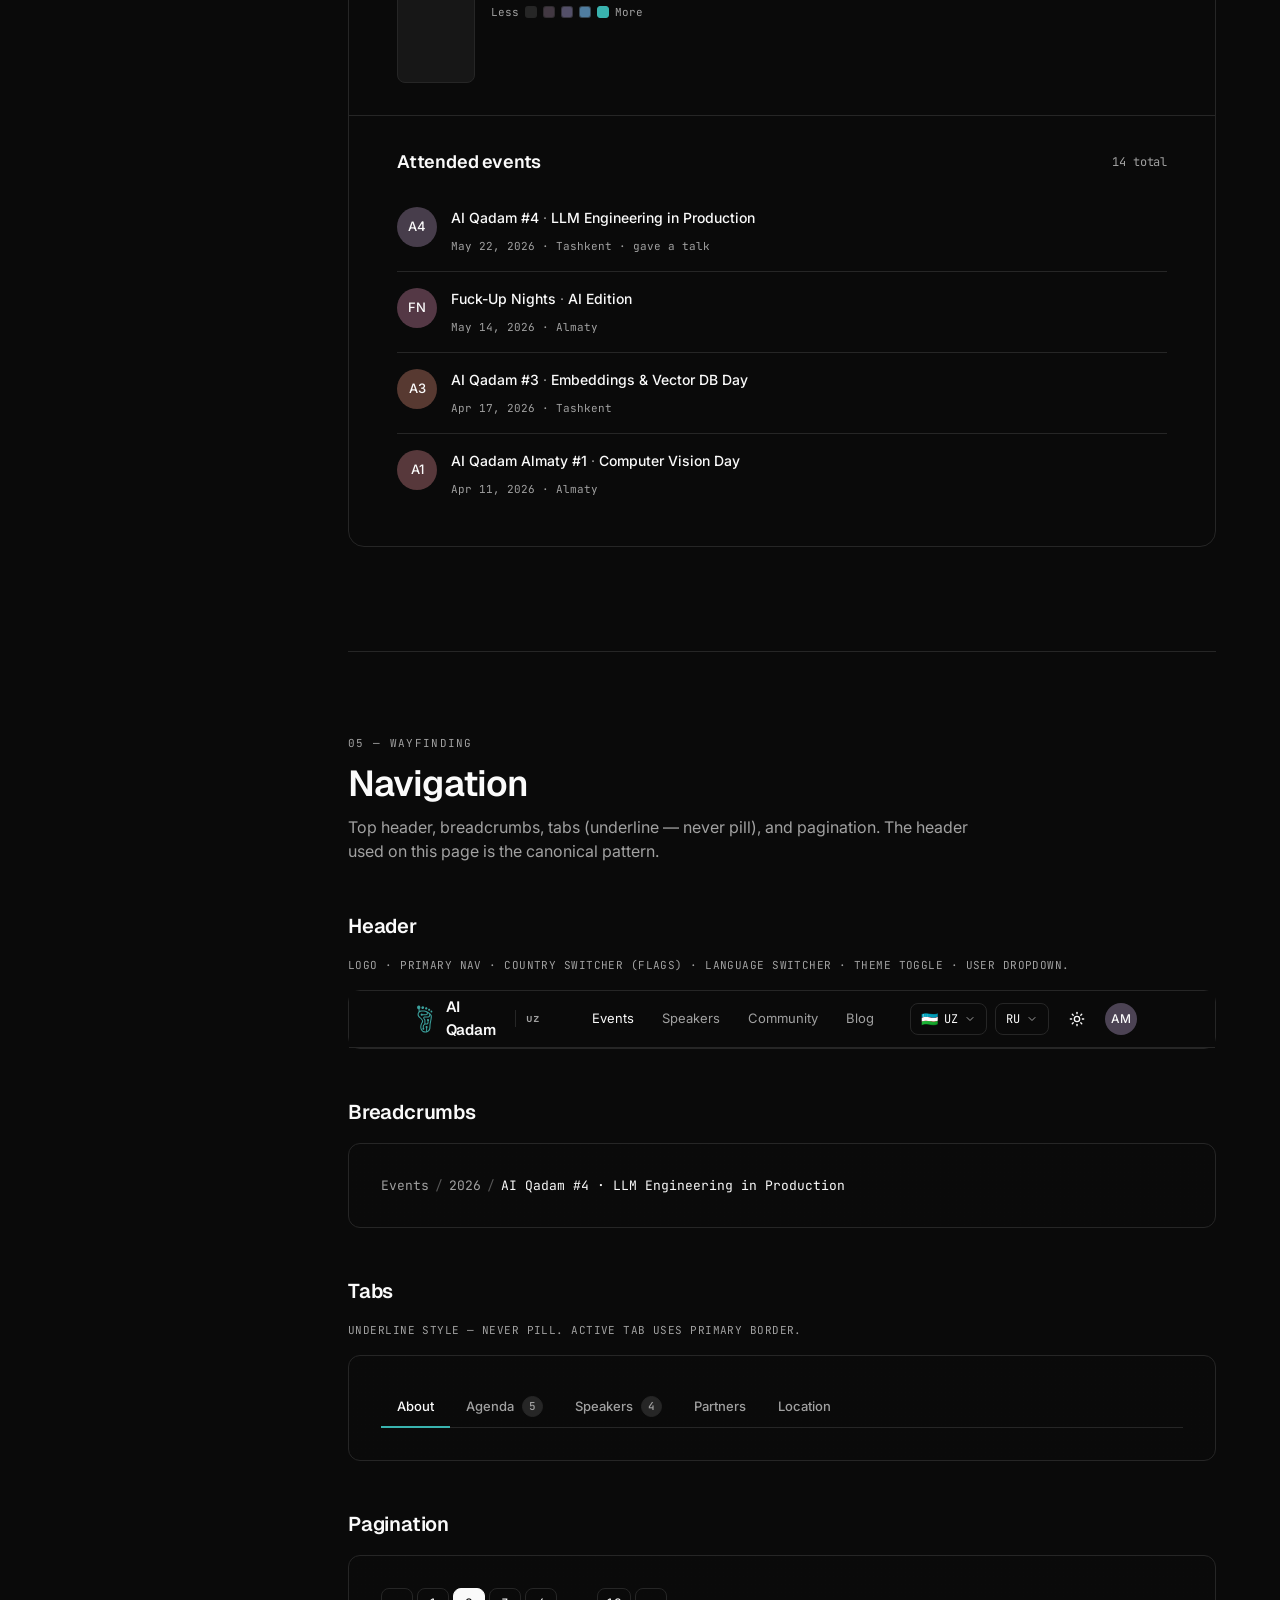
<file: system.html>
<!DOCTYPE html>
<html lang="en" data-theme="dark">
<head>
<meta charset="UTF-8">
<meta name="viewport" content="width=device-width, initial-scale=1.0">
<title>Design system · AI Qadam Guidelines</title>
<meta name="description" content="Tokens, components, domain patterns, mockups, and navigation rules for AI Qadam product surfaces. Pillar 2 of the AI Qadam Brand Guidelines.">
<meta name="theme-color" content="#3CA29E">
<link rel="canonical" href="https://brand.aiqadam.org/system.html">

<meta property="og:type" content="article">
<meta property="og:site_name" content="AI Qadam Brand Guidelines">
<meta property="og:title" content="Design system · AI Qadam Guidelines">
<meta property="og:description" content="Tokens, components, domain patterns, and screen mockups for AI Qadam product surfaces — the portal, Build, chapter sites.">
<meta property="og:url" content="https://brand.aiqadam.org/system.html">
<meta property="og:image" content="https://brand.aiqadam.org/brand/og-image.svg">
<meta property="og:image:width" content="1200">
<meta property="og:image:height" content="630">
<meta property="og:locale" content="en_US">

<meta name="twitter:card" content="summary_large_image">
<meta name="twitter:title" content="Design system · AI Qadam Guidelines">
<meta name="twitter:description" content="Tokens, components, patterns, and mockups for AI Qadam product surfaces.">
<meta name="twitter:image" content="https://brand.aiqadam.org/brand/og-image.svg">

<link rel="icon" type="image/svg+xml" href="brand/logo-mark.svg">
<link rel="preconnect" href="https://fonts.googleapis.com">
<link rel="preconnect" href="https://fonts.gstatic.com" crossorigin>
<link href="https://fonts.googleapis.com/css2?family=Geist:wght@400;500;600&family=Inter:wght@400;500;600&family=JetBrains+Mono:wght@400;500;600&display=swap" rel="stylesheet">
<link rel="stylesheet" href="tokens.css?v=a4918888">
<link rel="stylesheet" href="components.css?v=c033cba7">
<link rel="stylesheet" href="docs.css?v=3d550286">
</head>
<body>
<header class="app-header">
  <div class="container app-header-inner">
    <a href="index.html" class="brand">
      <span class="brand-mark logo" aria-hidden="true">
        <img src="brand/logo-mark.svg" alt="">
      </span>
      AI Qadam
      <span class="brand-suffix">design system / v1</span>
    </a>
    <nav class="app-nav">
      <a href="index.html">Overview</a>
      <a href="brand.html">Brand</a>
      <a href="system.html" class="active">Design system</a>
    </nav>
    <div class="header-right">
      <button class="btn btn-ghost btn-icon" id="theme-toggle" aria-label="Toggle theme" title="Toggle theme">
        <svg viewBox="0 0 24 24" fill="none" stroke="currentColor" stroke-width="2" stroke-linecap="round" stroke-linejoin="round"><circle cx="12" cy="12" r="4"/><path d="M12 2v2"/><path d="M12 20v2"/><path d="m4.93 4.93 1.41 1.41"/><path d="m17.66 17.66 1.41 1.41"/><path d="M2 12h2"/><path d="M20 12h2"/><path d="m6.34 17.66-1.41 1.41"/><path d="m19.07 4.93-1.41 1.41"/></svg>
      </button>
    </div>
  </div>
</header>

<a href="https://github.com/aiqadam/brand.aiqadam.org" class="github-corner" target="_blank" rel="noopener" aria-label="View source on GitHub — fork the brand site">
  <svg viewBox="0 0 250 250" aria-hidden="true">
    <path d="M0,0 L115,115 L130,115 L142,142 L250,250 L250,0 Z"></path>
    <path d="M128.3,109.0 C113.8,99.7 119.0,89.6 119.0,89.6 C122.0,82.7 120.5,78.6 120.5,78.6 C119.2,72.0 123.4,76.3 123.4,76.3 C127.3,80.9 125.5,87.3 125.5,87.3 C122.9,97.6 130.6,101.9 134.4,103.2" class="octo-arm" fill="currentColor"></path>
    <path d="M115.0,115.0 C114.9,115.1 118.7,116.5 119.8,115.4 L133.7,101.6 C136.9,99.2 139.9,98.4 142.2,98.6 C133.8,88.0 127.5,74.4 143.8,58.0 C148.5,53.4 154.0,51.2 159.7,51.0 C160.3,49.4 163.2,43.6 171.4,40.1 C171.4,40.1 176.1,42.5 178.8,56.2 C183.1,58.6 187.2,61.8 190.9,65.4 C194.5,69.0 197.7,73.2 200.1,77.6 C213.8,80.2 216.3,84.9 216.3,84.9 C212.7,93.1 206.9,96.0 205.4,96.6 C205.1,102.4 203.0,107.8 198.3,112.5 C181.9,128.9 168.3,122.5 157.7,114.1 C157.9,116.9 156.7,120.9 152.7,124.9 L141.0,136.5 C139.8,137.7 141.6,141.9 141.8,141.8 Z" fill="currentColor"></path>
  </svg>
</a>

<a id="top"></a>

<div class="container">
  <section class="doc-hero">
    <h1>Design system</h1>
    <p class="tagline">Tokens, components, patterns, and screen mockups for AI Qadam product surfaces — the portal, Build, chapter sites, and any digital surface a chapter ships. Pillar 2 of the guidelines.</p>
    <div class="meta-row">
      <span class="item"><a href="index.html" style="color: var(--primary);">← Guidelines overview</a></span>
      <span class="item">Pillar 02</span>
      <span class="item" data-page-stats>Loading…</span>
      <span class="item">Tailwind 4 + shadcn/ui</span>
      <span class="item">OKLCH color space</span>
    </div>
  </section>

  <section class="page-overview" aria-label="Sections in this pillar">
    <p class="page-overview-label">What's in this pillar</p>
    <div class="page-overview-grid">
      <a href="#foundation" class="page-overview-card">
        <span class="num">01</span>
        <h3>Foundation</h3>
        <p>Spacing scale and radius — the two primitives only UI uses.</p>
      </a>
      <a href="#components" class="page-overview-card">
        <span class="num">02</span>
        <h3>Components</h3>
        <p>Buttons, inputs, badges, avatars, controls, tooltip, skeleton.</p>
      </a>
      <a href="#patterns" class="page-overview-card">
        <span class="num">03</span>
        <h3>Domain patterns</h3>
        <p>EventCard, SpeakerCard, leaderboard, badges, stats, feed, empty.</p>
      </a>
      <a href="#mockups" class="page-overview-card">
        <span class="num">04</span>
        <h3>Mockups</h3>
        <p>Country homepage, event detail, user profile — full layouts.</p>
      </a>
      <a href="#navigation" class="page-overview-card">
        <span class="num">05</span>
        <h3>Navigation</h3>
        <p>Header, breadcrumbs, tabs, pagination.</p>
      </a>
    </div>
  </section>

  <div class="toc-layout">
    <aside class="toc" aria-label="Table of contents">
      <p class="toc-label">In this pillar</p>
      <a href="#foundation" class="section">Foundation</a>
      <a href="#spacing" class="sub">Spacing</a>
      <a href="#radius" class="sub">Radius</a>

      <a href="#components" class="section">Components</a>
      <a href="#buttons" class="sub">Buttons</a>
      <a href="#inputs" class="sub">Inputs</a>
      <a href="#badges-tags" class="sub">Badges &amp; tags</a>
      <a href="#avatars" class="sub">Avatars</a>
      <a href="#controls" class="sub">Checkbox / Radio / Switch</a>
      <a href="#tooltip-skeleton" class="sub">Tooltip / Skeleton</a>

      <a href="#patterns" class="section">Domain patterns</a>
      <a href="#event-card" class="sub">EventCard</a>
      <a href="#speaker-card" class="sub">SpeakerCard</a>
      <a href="#leaderboard" class="sub">LeaderboardRow</a>
      <a href="#badge-showcase" class="sub">BadgeShowcase</a>
      <a href="#stat-card" class="sub">StatCard</a>
      <a href="#activity" class="sub">ActivityFeedItem</a>
      <a href="#empty" class="sub">EmptyState</a>

      <a href="#mockups" class="section">Mockups</a>
      <a href="#country-home" class="sub">Country homepage</a>
      <a href="#event-page" class="sub">Event detail</a>
      <a href="#profile-page" class="sub">User profile</a>

      <a href="#navigation" class="section">Navigation</a>

      <p class="toc-label" style="margin-top: 24px;">Related</p>
      <a href="brand.html#colors" class="sub">Colour tokens →</a>
      <a href="brand.html#typography" class="sub">Type scale →</a>
    </aside>

    <main>
      <section class="docs-section" id="foundation">
        <p class="section-eyebrow">01 — Foundation</p>
        <h2 class="section-title display">Spacing &amp; radius</h2>
        <p class="section-lead">Colour and typography live in <a href="brand.html#palette" style="color: var(--primary); border-bottom: 1px solid currentColor;">Brand</a> — they apply everywhere, not just to digital. Below: the two foundation primitives that only matter inside a UI.</p>

        <div id="spacing">
          <h3 class="subsection-title">Spacing scale</h3>
          <p class="subsection-meta">Base unit 4px. Card padding standard is 24px (space-6).</p>
          <div>
            <div class="space-row"><span class="codechip">space-1</span><span class="mono" style="font-size: 12px;">4px</span><span class="space-bar" style="width: 4px;"></span></div>
            <div class="space-row"><span class="codechip">space-2</span><span class="mono" style="font-size: 12px;">8px</span><span class="space-bar" style="width: 8px;"></span></div>
            <div class="space-row"><span class="codechip">space-3</span><span class="mono" style="font-size: 12px;">12px</span><span class="space-bar" style="width: 12px;"></span></div>
            <div class="space-row"><span class="codechip">space-4</span><span class="mono" style="font-size: 12px;">16px</span><span class="space-bar" style="width: 16px;"></span></div>
            <div class="space-row"><span class="codechip">space-6</span><span class="mono" style="font-size: 12px;">24px</span><span class="space-bar" style="width: 24px;"></span></div>
            <div class="space-row"><span class="codechip">space-8</span><span class="mono" style="font-size: 12px;">32px</span><span class="space-bar" style="width: 32px;"></span></div>
            <div class="space-row"><span class="codechip">space-12</span><span class="mono" style="font-size: 12px;">48px</span><span class="space-bar" style="width: 48px;"></span></div>
            <div class="space-row"><span class="codechip">space-16</span><span class="mono" style="font-size: 12px;">64px</span><span class="space-bar" style="width: 64px;"></span></div>
            <div class="space-row"><span class="codechip">space-20</span><span class="mono" style="font-size: 12px;">80px</span><span class="space-bar" style="width: 80px;"></span></div>
            <div class="space-row"><span class="codechip">space-24</span><span class="mono" style="font-size: 12px;">96px</span><span class="space-bar" style="width: 96px;"></span></div>
          </div>
        </div>

        <div id="radius">
          <h3 class="subsection-title">Radius scale</h3>
          <p class="subsection-meta">Inputs &amp; buttons → 8px. Cards → 12px. Modals → 16px.</p>
          <div class="radius-grid">
            <div class="radius-tile" style="border-radius: 6px;"><span class="lab">sm</span><span class="val">6px</span></div>
            <div class="radius-tile" style="border-radius: 8px;"><span class="lab">DEFAULT</span><span class="val">8px</span></div>
            <div class="radius-tile" style="border-radius: 10px;"><span class="lab">md</span><span class="val">10px</span></div>
            <div class="radius-tile" style="border-radius: 12px;"><span class="lab">lg</span><span class="val">12px</span></div>
            <div class="radius-tile" style="border-radius: 16px;"><span class="lab">xl</span><span class="val">16px</span></div>
            <div class="radius-tile" style="border-radius: 9999px;"><span class="lab">full</span><span class="val">∞</span></div>
          </div>
        </div>
      </section>

      <section class="docs-section" id="components" data-screen-label="03 Components">
        <p class="section-eyebrow">02 — Primitives</p>
        <h2 class="section-title display">Core components</h2>
        <p class="section-lead">The building blocks. Each shown in default, hover, and disabled where relevant. Hover them in the preview to see live states.</p>

        <!-- Buttons -->
        <div id="buttons">
          <h3 class="subsection-title">Button</h3>
          <p class="subsection-meta">5 variants · 3 sizes · + icon-only. Height: 32 / 40 / 44.</p>

          <div class="preview">
            <div class="preview-meta">Variants — default size</div>
            <div class="preview-row">
              <button class="btn btn-primary">Register for event</button>
              <button class="btn btn-secondary">Save draft</button>
              <button class="btn btn-outline">View agenda</button>
              <button class="btn btn-ghost">Cancel</button>
              <button class="btn btn-destructive">Withdraw</button>
            </div>

            <div class="preview-meta" style="margin-top: 32px;">Sizes — primary</div>
            <div class="preview-row">
              <button class="btn btn-primary btn-sm">Register</button>
              <button class="btn btn-primary">Register for AI Qadam #4</button>
              <button class="btn btn-primary btn-lg">Register for AI Qadam #4</button>
            </div>

            <div class="preview-meta" style="margin-top: 32px;">With icon</div>
            <div class="preview-row">
              <button class="btn btn-primary">
                <svg viewBox="0 0 24 24" fill="none" stroke="currentColor" stroke-width="2" stroke-linecap="round" stroke-linejoin="round"><path d="M5 12h14"/><path d="m12 5 7 7-7 7"/></svg>
                Continue
              </button>
              <button class="btn btn-outline">
                <svg viewBox="0 0 24 24" fill="none" stroke="currentColor" stroke-width="2" stroke-linecap="round" stroke-linejoin="round"><path d="M12 2v13"/><path d="m7 10 5 5 5-5"/><path d="M21 21H3"/></svg>
                Download .ics
              </button>
              <button class="btn btn-ghost">
                <svg viewBox="0 0 24 24" fill="none" stroke="currentColor" stroke-width="2" stroke-linecap="round" stroke-linejoin="round"><circle cx="12" cy="12" r="3"/><path d="M19.4 15a1.65 1.65 0 0 0 .33 1.82l.06.06a2 2 0 1 1-2.83 2.83l-.06-.06a1.65 1.65 0 0 0-1.82-.33 1.65 1.65 0 0 0-1 1.51V21a2 2 0 0 1-4 0v-.09a1.65 1.65 0 0 0-1-1.51 1.65 1.65 0 0 0-1.82.33l-.06.06a2 2 0 1 1-2.83-2.83l.06-.06a1.65 1.65 0 0 0 .33-1.82 1.65 1.65 0 0 0-1.51-1H3a2 2 0 0 1 0-4h.09a1.65 1.65 0 0 0 1.51-1 1.65 1.65 0 0 0-.33-1.82l-.06-.06a2 2 0 1 1 2.83-2.83l.06.06a1.65 1.65 0 0 0 1.82.33h0a1.65 1.65 0 0 0 1-1.51V3a2 2 0 0 1 4 0v.09a1.65 1.65 0 0 0 1 1.51h0a1.65 1.65 0 0 0 1.82-.33l.06-.06a2 2 0 1 1 2.83 2.83l-.06.06a1.65 1.65 0 0 0-.33 1.82v0a1.65 1.65 0 0 0 1.51 1H21a2 2 0 0 1 0 4h-.09a1.65 1.65 0 0 0-1.51 1z"/></svg>
                Preferences
              </button>
            </div>

            <div class="preview-meta" style="margin-top: 32px;">Icon-only</div>
            <div class="preview-row">
              <button class="btn btn-outline btn-icon btn-sm" aria-label="Bookmark">
                <svg viewBox="0 0 24 24" fill="none" stroke="currentColor" stroke-width="2" stroke-linecap="round" stroke-linejoin="round"><path d="m19 21-7-4-7 4V5a2 2 0 0 1 2-2h10a2 2 0 0 1 2 2v16z"/></svg>
              </button>
              <button class="btn btn-outline btn-icon" aria-label="Share">
                <svg viewBox="0 0 24 24" fill="none" stroke="currentColor" stroke-width="2" stroke-linecap="round" stroke-linejoin="round"><path d="M4 12v8a2 2 0 0 0 2 2h12a2 2 0 0 0 2-2v-8"/><polyline points="16 6 12 2 8 6"/><line x1="12" x2="12" y1="2" y2="15"/></svg>
              </button>
              <button class="btn btn-primary btn-icon btn-lg" aria-label="Add">
                <svg viewBox="0 0 24 24" fill="none" stroke="currentColor" stroke-width="2" stroke-linecap="round" stroke-linejoin="round"><path d="M5 12h14"/><path d="M12 5v14"/></svg>
              </button>
            </div>

            <div class="preview-meta" style="margin-top: 32px;">Disabled</div>
            <div class="preview-row">
              <button class="btn btn-primary" disabled style="opacity: 0.5; cursor: not-allowed;">Sold out</button>
              <button class="btn btn-outline" disabled style="opacity: 0.5; cursor: not-allowed;">Unavailable</button>
            </div>
          </div>
        </div>

        <!-- Inputs -->
        <div id="inputs">
          <h3 class="subsection-title">Input field</h3>
          <p class="subsection-meta">Height 40px · 12px padding-x · 8px radius · focus ring 2px primary.</p>

          <div class="preview">
            <div class="two-col">
              <div>
                <div class="form-row">
                  <label class="label" for="i-name">Full name</label>
                  <input class="input" id="i-name" type="text" placeholder="Abdu Muzaffariy" value="Abdu Muzaffariy">
                </div>
                <div class="form-row">
                  <label class="label" for="i-email">Email</label>
                  <input class="input" id="i-email" type="email" placeholder="you@domain.com">
                </div>
                <div class="form-row">
                  <label class="label" for="i-pw">Password</label>
                  <input class="input" id="i-pw" type="password" value="hunter2hunter2">
                </div>
                <div class="form-row">
                  <label class="label" for="i-search">Search</label>
                  <div class="input-wrap">
                    <svg viewBox="0 0 24 24" fill="none" stroke="currentColor" stroke-width="2" stroke-linecap="round" stroke-linejoin="round"><circle cx="11" cy="11" r="8"/><path d="m21 21-4.3-4.3"/></svg>
                    <input class="input" id="i-search" type="search" placeholder="Search events, speakers, talks…">
                  </div>
                </div>
              </div>
              <div>
                <div class="form-row">
                  <label class="label" for="i-bio">Bio</label>
                  <textarea class="textarea" id="i-bio" placeholder="A short bio…">ML engineer building RAG systems for Central Asian languages. Co-host of AI Qadam Tashkent.</textarea>
                </div>
                <div class="form-row">
                  <label class="label" for="i-err">Telegram handle</label>
                  <input class="input error" id="i-err" type="text" value="@abdu_mzfr">
                  <span class="helper error">This username is already taken.</span>
                </div>
              </div>
            </div>
          </div>
        </div>

        <!-- Badges & tags -->
        <div id="badges-tags">
          <h3 class="subsection-title">Badge &amp; Tag</h3>
          <p class="subsection-meta">Badges carry semantic meaning. Tags carry topical meaning (mono, neutral).</p>

          <div class="preview">
            <div class="preview-meta">Badges — no dot</div>
            <div class="preview-row">
              <span class="badge">Default</span>
              <span class="badge badge-primary">Primary</span>
              <span class="badge badge-success">Success</span>
              <span class="badge badge-warning">Warning</span>
              <span class="badge badge-destructive">Destructive</span>
            </div>
            <div class="preview-meta" style="margin-top: 28px;">Badges — with dot indicator</div>
            <div class="preview-row">
              <span class="badge"><span class="dot"></span>Draft</span>
              <span class="badge badge-primary"><span class="dot"></span>Registered</span>
              <span class="badge badge-success"><span class="dot"></span>Checked in</span>
              <span class="badge badge-warning"><span class="dot"></span>Waitlisted</span>
              <span class="badge badge-destructive"><span class="dot"></span>Cancelled</span>
            </div>
            <div class="preview-meta" style="margin-top: 28px;">Tags — topical (mono)</div>
            <div class="preview-row">
              <span class="tag">#LLM</span>
              <span class="tag">#RAG</span>
              <span class="tag">#Computer-Vision</span>
              <span class="tag">#MLOps</span>
              <span class="tag">#Edge-AI</span>
              <span class="tag">#Prompt-Engineering</span>
              <span class="tag">#Agents</span>
              <span class="tag">#Fine-tuning</span>
              <span class="tag">#Embeddings</span>
              <span class="tag">#Vector-DB</span>
            </div>
            <div class="preview-meta" style="margin-top: 28px;">Mono badges (event status)</div>
            <div class="preview-row">
              <span class="badge badge-primary mono">UPCOMING</span>
              <span class="badge mono" style="color: var(--live-indicator); border-color: color-mix(in oklch, var(--live-indicator) 30%, transparent); background: color-mix(in oklch, var(--live-indicator) 12%, transparent);">● LIVE</span>
              <span class="badge mono">PAST</span>
              <span class="badge badge-success mono">ONLINE</span>
            </div>
          </div>
        </div>

        <!-- Avatars -->
        <div id="avatars">
          <h3 class="subsection-title">Avatar</h3>
          <p class="subsection-meta">Generated initials on color-mixed backgrounds. Six sizes from 24 → 120px. No stock photos.</p>

          <div class="preview">
            <div class="preview-meta">Sizes (with initials)</div>
            <div class="preview-row" style="align-items: flex-end;">
              <div class="avatar avatar-xs" style="background: color-mix(in oklch, var(--primary) 25%, var(--muted));">AM</div>
              <div class="avatar avatar-sm" style="background: color-mix(in oklch, oklch(0.7 0.18 200) 25%, var(--muted));">BR</div>
              <div class="avatar avatar-md" style="background: color-mix(in oklch, oklch(0.7 0.18 320) 25%, var(--muted));">EV</div>
              <div class="avatar avatar-lg" style="background: color-mix(in oklch, oklch(0.7 0.18 50) 25%, var(--muted));">VT</div>
              <div class="avatar avatar-xl" style="background: color-mix(in oklch, oklch(0.7 0.18 145) 25%, var(--muted));">VS</div>
              <div class="avatar avatar-2xl" style="background: color-mix(in oklch, oklch(0.7 0.18 277) 25%, var(--muted));">AK</div>
            </div>

            <div class="preview-meta" style="margin-top: 32px;">With online status</div>
            <div class="preview-row" style="align-items: flex-end;">
              <div class="avatar-wrap"><div class="avatar avatar-sm" style="background: color-mix(in oklch, var(--primary) 25%, var(--muted));">AM</div><span class="status-dot"></span></div>
              <div class="avatar-wrap"><div class="avatar avatar-md" style="background: color-mix(in oklch, oklch(0.7 0.18 200) 25%, var(--muted));">BR</div><span class="status-dot"></span></div>
              <div class="avatar-wrap"><div class="avatar avatar-lg" style="background: color-mix(in oklch, oklch(0.7 0.18 320) 25%, var(--muted));">EV</div><span class="status-dot"></span></div>
              <div class="avatar-wrap size-xl"><div class="avatar avatar-xl" style="background: color-mix(in oklch, oklch(0.7 0.18 50) 25%, var(--muted));">VT</div><span class="status-dot"></span></div>
            </div>

            <div class="preview-meta" style="margin-top: 32px;">Group (overlapping, +N)</div>
            <div class="preview-row" style="align-items: center;">
              <div class="avatar-group">
                <div class="avatar avatar-md" style="background: color-mix(in oklch, var(--primary) 25%, var(--muted));">AM</div>
                <div class="avatar avatar-md" style="background: color-mix(in oklch, oklch(0.7 0.18 200) 25%, var(--muted));">BR</div>
                <div class="avatar avatar-md" style="background: color-mix(in oklch, oklch(0.7 0.18 320) 25%, var(--muted));">EV</div>
                <div class="avatar avatar-md" style="background: var(--muted); color: var(--muted-foreground); font-family: var(--font-mono); font-size: 11px;">+12</div>
              </div>
              <span class="mono" style="font-size: 12px; color: var(--muted-foreground);">15 going</span>
            </div>
          </div>
        </div>

        <!-- Controls -->
        <div id="controls">
          <h3 class="subsection-title">Checkbox · Radio · Switch</h3>
          <div class="preview">
            <div class="two-col">
              <div>
                <div class="preview-meta">Checkbox</div>
                <label class="control-row"><input type="checkbox" class="checkbox" checked> Notify me by email</label>
                <label class="control-row" style="margin-top: 10px;"><input type="checkbox" class="checkbox"> Add to calendar automatically</label>
                <label class="control-row" style="margin-top: 10px;"><input type="checkbox" class="checkbox" checked> Send Telegram reminder 1h before</label>
              </div>
              <div>
                <div class="preview-meta">Radio</div>
                <label class="control-row"><input type="radio" name="r" class="radio" checked> In-person · Tashkent</label>
                <label class="control-row" style="margin-top: 10px;"><input type="radio" name="r" class="radio"> Online via Zoom</label>
                <label class="control-row" style="margin-top: 10px;"><input type="radio" name="r" class="radio"> Hybrid</label>
              </div>
            </div>
            <div class="preview-meta" style="margin-top: 32px;">Switch</div>
            <label class="control-row"><input type="checkbox" class="switch" checked> Public profile visible on leaderboard</label>
            <label class="control-row" style="margin-top: 10px;"><input type="checkbox" class="switch"> Show me as speaker-available for CFPs</label>
          </div>
        </div>

        <!-- Tooltip & Skeleton -->
        <div id="tooltip-skeleton">
          <h3 class="subsection-title">Tooltip &amp; Skeleton</h3>
          <div class="preview">
            <div class="preview-meta">Tooltip — hover the icons</div>
            <div class="preview-row">
              <span class="tooltip-host">
                <button class="btn btn-outline btn-icon btn-sm" aria-label="Info">
                  <svg viewBox="0 0 24 24" fill="none" stroke="currentColor" stroke-width="2" stroke-linecap="round" stroke-linejoin="round"><circle cx="12" cy="12" r="10"/><path d="M12 16v-4"/><path d="M12 8h.01"/></svg>
                </button>
                <span class="tooltip">Points reset every Sunday at 00:00 UTC</span>
              </span>
              <span class="tooltip-host">
                <button class="btn btn-outline btn-sm">
                  <svg viewBox="0 0 24 24" fill="none" stroke="currentColor" stroke-width="2" stroke-linecap="round" stroke-linejoin="round"><path d="M19.5 14.5 21 16l-7.5 4-1.5-1.5"/><path d="M3 14V8a2 2 0 0 1 2-2h14a2 2 0 0 1 2 2v6"/><path d="M3 14h18"/></svg>
                  142 going
                </button>
                <span class="tooltip">Capacity 200 · Waitlist opens at 90%</span>
              </span>
            </div>

            <div class="preview-meta" style="margin-top: 32px;">Skeleton loader (event card)</div>
            <div style="border: 1px solid var(--border); border-radius: var(--radius-lg); padding: 20px; display: grid; grid-template-columns: 76px 1fr; gap: 20px; background: var(--card);">
              <div class="skeleton" style="height: 80px;"></div>
              <div>
                <div class="skeleton" style="height: 12px; width: 80px; margin-bottom: 10px;"></div>
                <div class="skeleton" style="height: 18px; width: 75%; margin-bottom: 8px;"></div>
                <div class="skeleton" style="height: 14px; width: 95%; margin-bottom: 6px;"></div>
                <div class="skeleton" style="height: 14px; width: 60%; margin-bottom: 16px;"></div>
                <div style="display: flex; gap: 8px;">
                  <div class="skeleton" style="height: 22px; width: 50px;"></div>
                  <div class="skeleton" style="height: 22px; width: 60px;"></div>
                </div>
              </div>
            </div>
          </div>
        </div>
      </section>

      <section class="docs-section" id="patterns" data-screen-label="04 Patterns">
        <p class="section-eyebrow">03 — AI Qadam-specific</p>
        <h2 class="section-title display">Domain patterns</h2>
        <p class="section-lead">Compositions of primitives. These are the components that carry the product. Every other surface assembles from these.</p>

        <!-- EventCard -->
        <div id="event-card">
          <h3 class="subsection-title">EventCard</h3>
          <p class="subsection-meta">The most reused component in the entire system. 4 states: upcoming · live · past · online.</p>

          <div class="preview">
            <div class="preview-meta">Upcoming (default)</div>
            <article class="event-card">
              <div class="date-plate">
                <span class="month">May</span>
                <span class="day">22</span>
                <span class="weekday">Fri</span>
              </div>
              <div class="event-body">
                <div class="event-top">
                  <span class="event-status">
                    <span class="codechip" style="font-size: 9px; padding: 1px 5px;">UPCOMING</span>
                  </span>
                </div>
                <h4 class="event-title">AI Qadam #4 · LLM Engineering in Production</h4>
                <p class="event-desc">Practitioner stories from teams running LLM systems in production — eval pipelines, prompt management, regression catches, and on-call playbooks for non-deterministic models.</p>
                <div class="event-meta">
                  <span class="meta-item">
                    <svg viewBox="0 0 24 24" fill="none" stroke="currentColor" stroke-width="2" stroke-linecap="round" stroke-linejoin="round"><circle cx="12" cy="12" r="10"/><polyline points="12 6 12 12 16 14"/></svg>
                    18:30
                  </span>
                  <span class="sep">·</span>
                  <span class="meta-item">
                    <svg viewBox="0 0 24 24" fill="none" stroke="currentColor" stroke-width="2" stroke-linecap="round" stroke-linejoin="round"><path d="M20 10c0 6-8 12-8 12s-8-6-8-12a8 8 0 0 1 16 0Z"/><circle cx="12" cy="10" r="3"/></svg>
                    Tashkent · IT Park
                  </span>
                </div>
                <div class="event-bottom">
                  <div class="event-tags">
                    <span class="tag">#LLM</span>
                    <span class="tag">#MLOps</span>
                    <span class="tag">#Prompt-Engineering</span>
                  </div>
                  <div class="event-speakers">
                    <div class="avatar-group">
                      <div class="avatar avatar-sm" style="background: color-mix(in oklch, var(--primary) 25%, var(--muted));">AM</div>
                      <div class="avatar avatar-sm" style="background: color-mix(in oklch, oklch(0.7 0.18 200) 25%, var(--muted));">BR</div>
                      <div class="avatar avatar-sm" style="background: color-mix(in oklch, oklch(0.7 0.18 50) 25%, var(--muted));">VT</div>
                    </div>
                    <span>142 going</span>
                  </div>
                </div>
              </div>
            </article>
          </div>

          <div class="preview">
            <div class="preview-meta">Live now</div>
            <article class="event-card">
              <div class="date-plate" style="border-color: color-mix(in oklch, var(--live-indicator) 50%, transparent);">
                <span class="month">May</span>
                <span class="day">14</span>
                <span class="weekday">Thu</span>
              </div>
              <div class="event-body">
                <div class="event-top">
                  <span class="event-status live">
                    <span class="pulse"></span>
                    <span>LIVE</span>
                  </span>
                  <span class="codechip" style="font-size: 10px;">14:00 → 18:00 GMT+5</span>
                </div>
                <h4 class="event-title">Fuck-Up Nights: AI Edition · The talks we don't post on LinkedIn</h4>
                <p class="event-desc">Eight engineers, eight production disasters. From silent embedding drift to a $40k OpenAI bill from a single retry loop. No slides allowed.</p>
                <div class="event-meta">
                  <span class="meta-item">
                    <svg viewBox="0 0 24 24" fill="none" stroke="currentColor" stroke-width="2" stroke-linecap="round" stroke-linejoin="round"><path d="M20 10c0 6-8 12-8 12s-8-6-8-12a8 8 0 0 1 16 0Z"/><circle cx="12" cy="10" r="3"/></svg>
                    Almaty · Smart Point
                  </span>
                </div>
                <div class="event-bottom">
                  <div class="event-tags">
                    <span class="tag">#War-Stories</span>
                    <span class="tag">#Postmortem</span>
                  </div>
                  <div class="event-speakers">
                    <div class="avatar-group">
                      <div class="avatar avatar-sm" style="background: color-mix(in oklch, oklch(0.7 0.18 320) 25%, var(--muted));">EV</div>
                      <div class="avatar avatar-sm" style="background: color-mix(in oklch, oklch(0.7 0.18 145) 25%, var(--muted));">VS</div>
                      <div class="avatar avatar-sm" style="background: var(--muted); color: var(--muted-foreground); font-family: var(--font-mono); font-size: 10px;">+6</div>
                    </div>
                    <span>89 watching</span>
                  </div>
                </div>
              </div>
            </article>
          </div>

          <div class="preview">
            <div class="preview-meta">Online event</div>
            <article class="event-card">
              <div class="date-plate">
                <span class="month">Jun</span>
                <span class="day">05</span>
                <span class="weekday">Fri</span>
              </div>
              <div class="event-body">
                <div class="event-top">
                  <span class="event-status online">
                    <span class="pulse"></span>
                    <span style="color: var(--success);">ONLINE</span>
                  </span>
                </div>
                <h4 class="event-title">RAG Reading Group · "The Faiss Library" and what came after</h4>
                <p class="event-desc">Monthly online deep-read. This month: revisit the original Faiss paper and discuss what production vector DBs actually changed.</p>
                <div class="event-meta">
                  <span class="meta-item">
                    <svg viewBox="0 0 24 24" fill="none" stroke="currentColor" stroke-width="2" stroke-linecap="round" stroke-linejoin="round"><rect width="20" height="14" x="2" y="3" rx="2"/><line x1="8" x2="16" y1="21" y2="21"/><line x1="12" x2="12" y1="17" y2="21"/></svg>
                    Zoom · Russian + English
                  </span>
                </div>
                <div class="event-bottom">
                  <div class="event-tags">
                    <span class="tag">#RAG</span>
                    <span class="tag">#Vector-DB</span>
                    <span class="tag">#Reading-Group</span>
                  </div>
                  <div class="event-speakers">
                    <div class="avatar-group">
                      <div class="avatar avatar-sm" style="background: color-mix(in oklch, oklch(0.7 0.18 277) 25%, var(--muted));">AK</div>
                      <div class="avatar avatar-sm" style="background: color-mix(in oklch, oklch(0.7 0.18 100) 25%, var(--muted));">DT</div>
                    </div>
                    <span>34 going</span>
                  </div>
                </div>
              </div>
            </article>
          </div>

          <div class="preview">
            <div class="preview-meta">Past (muted, opacity 0.7)</div>
            <article class="event-card past">
              <div class="date-plate">
                <span class="month">Apr</span>
                <span class="day">11</span>
                <span class="weekday">Sat</span>
              </div>
              <div class="event-body">
                <div class="event-top">
                  <span class="event-status">
                    <span class="codechip" style="font-size: 9px; padding: 1px 5px;">PAST</span>
                  </span>
                </div>
                <h4 class="event-title">AI Qadam Almaty #1 · Computer Vision Day</h4>
                <p class="event-desc">Opening event in Kazakhstan. CV in the wild — from satellite imagery for agriculture to real-time defect detection in factories.</p>
                <div class="event-meta">
                  <span class="meta-item">
                    <svg viewBox="0 0 24 24" fill="none" stroke="currentColor" stroke-width="2" stroke-linecap="round" stroke-linejoin="round"><path d="M20 10c0 6-8 12-8 12s-8-6-8-12a8 8 0 0 1 16 0Z"/><circle cx="12" cy="10" r="3"/></svg>
                    Almaty · Astana Hub
                  </span>
                </div>
                <div class="event-bottom">
                  <div class="event-tags">
                    <span class="tag">#Computer-Vision</span>
                    <span class="tag">#Edge-AI</span>
                  </div>
                  <div class="event-speakers">
                    <span>178 attended</span>
                  </div>
                </div>
              </div>
            </article>
          </div>
        </div>

        <!-- SpeakerCard -->
        <div id="speaker-card">
          <h3 class="subsection-title">SpeakerCard</h3>
          <p class="subsection-meta">Avatar lg left · name · title @ company · expertise tags · social row.</p>
          <div class="two-col">
            <article class="speaker-card">
              <div class="avatar avatar-xl" style="background: color-mix(in oklch, var(--primary) 25%, var(--muted));">AM</div>
              <div>
                <h4 class="speaker-name">Abdu Muzaffariy</h4>
                <p class="speaker-title">Staff ML Engineer<span class="at">@</span><span class="company">Yandex Cloud</span></p>
                <div class="speaker-tags">
                  <span class="tag">#LLM</span>
                  <span class="tag">#RAG</span>
                  <span class="tag">#MLOps</span>
                </div>
                <div class="speaker-social">
                  <a href="#" aria-label="GitHub"><svg viewBox="0 0 24 24" fill="currentColor"><path d="M12 .5C5.65.5.5 5.65.5 12c0 5.08 3.29 9.39 7.86 10.91.58.11.79-.25.79-.56v-2c-3.2.7-3.87-1.37-3.87-1.37-.52-1.33-1.28-1.68-1.28-1.68-1.05-.72.08-.7.08-.7 1.16.08 1.77 1.19 1.77 1.19 1.03 1.76 2.69 1.25 3.35.96.1-.74.4-1.25.73-1.54-2.55-.29-5.24-1.28-5.24-5.7 0-1.26.45-2.29 1.19-3.1-.12-.29-.52-1.47.11-3.07 0 0 .97-.31 3.18 1.18.92-.26 1.91-.39 2.9-.39s1.98.13 2.9.39c2.21-1.49 3.18-1.18 3.18-1.18.63 1.6.23 2.78.11 3.07.74.81 1.19 1.84 1.19 3.1 0 4.43-2.69 5.41-5.25 5.69.41.36.78 1.06.78 2.13v3.16c0 .31.21.67.79.56C20.21 21.39 23.5 17.08 23.5 12 23.5 5.65 18.35.5 12 .5z"/></svg></a>
                  <a href="#" aria-label="Telegram"><svg viewBox="0 0 24 24" fill="currentColor"><path d="M11.94 0C5.35 0 0 5.35 0 11.94c0 6.59 5.35 11.94 11.94 11.94 6.59 0 11.94-5.35 11.94-11.94C23.88 5.35 18.53 0 11.94 0zm5.85 8.13l-1.95 9.18c-.15.66-.53.82-1.07.51l-2.95-2.18-1.42 1.37c-.16.16-.29.29-.59.29l.21-2.98 5.42-4.9c.24-.21-.05-.32-.37-.12l-6.7 4.22-2.89-.9c-.63-.2-.64-.63.13-.93l11.3-4.36c.52-.19.98.13.81.8z"/></svg></a>
                  <a href="#" aria-label="LinkedIn"><svg viewBox="0 0 24 24" fill="currentColor"><path d="M20.45 20.45h-3.55v-5.57c0-1.33-.03-3.04-1.85-3.04-1.85 0-2.14 1.45-2.14 2.94v5.67H9.36V9h3.41v1.56h.05c.48-.9 1.64-1.85 3.37-1.85 3.6 0 4.27 2.37 4.27 5.45v6.29zM5.34 7.43a2.06 2.06 0 1 1 0-4.12 2.06 2.06 0 0 1 0 4.12zM7.12 20.45H3.56V9h3.56v11.45zM22.23 0H1.77C.79 0 0 .77 0 1.72v20.56C0 23.23.79 24 1.77 24h20.46c.98 0 1.77-.77 1.77-1.72V1.72C24 .77 23.21 0 22.23 0z"/></svg></a>
                  <a href="#" aria-label="Website"><svg viewBox="0 0 24 24" fill="none" stroke="currentColor" stroke-width="2" stroke-linecap="round" stroke-linejoin="round"><circle cx="12" cy="12" r="10"/><path d="M2 12h20"/><path d="M12 2a15.3 15.3 0 0 1 4 10 15.3 15.3 0 0 1-4 10 15.3 15.3 0 0 1-4-10 15.3 15.3 0 0 1 4-10z"/></svg></a>
                </div>
              </div>
            </article>
            <article class="speaker-card">
              <div class="avatar avatar-xl" style="background: color-mix(in oklch, oklch(0.7 0.18 320) 25%, var(--muted));">EV</div>
              <div>
                <h4 class="speaker-name">Ekaterina Vashurina</h4>
                <p class="speaker-title">Co-founder<span class="at">@</span><span class="company">Spectral.ai</span></p>
                <div class="speaker-tags">
                  <span class="tag">#Computer-Vision</span>
                  <span class="tag">#Edge-AI</span>
                  <span class="tag">#Embeddings</span>
                </div>
                <div class="speaker-social">
                  <a href="#" aria-label="GitHub"><svg viewBox="0 0 24 24" fill="currentColor"><path d="M12 .5C5.65.5.5 5.65.5 12c0 5.08 3.29 9.39 7.86 10.91.58.11.79-.25.79-.56v-2c-3.2.7-3.87-1.37-3.87-1.37-.52-1.33-1.28-1.68-1.28-1.68-1.05-.72.08-.7.08-.7 1.16.08 1.77 1.19 1.77 1.19 1.03 1.76 2.69 1.25 3.35.96.1-.74.4-1.25.73-1.54-2.55-.29-5.24-1.28-5.24-5.7 0-1.26.45-2.29 1.19-3.1-.12-.29-.52-1.47.11-3.07 0 0 .97-.31 3.18 1.18.92-.26 1.91-.39 2.9-.39s1.98.13 2.9.39c2.21-1.49 3.18-1.18 3.18-1.18.63 1.6.23 2.78.11 3.07.74.81 1.19 1.84 1.19 3.1 0 4.43-2.69 5.41-5.25 5.69.41.36.78 1.06.78 2.13v3.16c0 .31.21.67.79.56C20.21 21.39 23.5 17.08 23.5 12 23.5 5.65 18.35.5 12 .5z"/></svg></a>
                  <a href="#" aria-label="Telegram"><svg viewBox="0 0 24 24" fill="currentColor"><path d="M11.94 0C5.35 0 0 5.35 0 11.94c0 6.59 5.35 11.94 11.94 11.94 6.59 0 11.94-5.35 11.94-11.94C23.88 5.35 18.53 0 11.94 0zm5.85 8.13l-1.95 9.18c-.15.66-.53.82-1.07.51l-2.95-2.18-1.42 1.37c-.16.16-.29.29-.59.29l.21-2.98 5.42-4.9c.24-.21-.05-.32-.37-.12l-6.7 4.22-2.89-.9c-.63-.2-.64-.63.13-.93l11.3-4.36c.52-.19.98.13.81.8z"/></svg></a>
                  <a href="#" aria-label="Website"><svg viewBox="0 0 24 24" fill="none" stroke="currentColor" stroke-width="2" stroke-linecap="round" stroke-linejoin="round"><circle cx="12" cy="12" r="10"/><path d="M2 12h20"/><path d="M12 2a15.3 15.3 0 0 1 4 10 15.3 15.3 0 0 1-4 10 15.3 15.3 0 0 1-4-10 15.3 15.3 0 0 1 4-10z"/></svg></a>
                </div>
              </div>
            </article>
          </div>
        </div>

        <!-- LeaderboardRow -->
        <div id="leaderboard">
          <h3 class="subsection-title">LeaderboardRow</h3>
          <p class="subsection-meta">Rank · avatar · username · country · points · streak · position-change. Gold/silver/bronze for top 3.</p>
          <div class="leaderboard">
            <div class="lb-head">
              <span style="text-align: right;">#</span>
              <span>Member</span>
              <span>Country</span>
              <span style="text-align: right;">Points</span>
              <span style="text-align: right;">Streak</span>
              <span style="text-align: right;">±</span>
            </div>
            <div class="lb-row">
              <span class="lb-rank gold">01</span>
              <div class="lb-user">
                <div class="avatar avatar-md" style="background: color-mix(in oklch, var(--primary) 25%, var(--muted));">AM</div>
                <div>
                  <div class="name">Abdu Muzaffariy</div>
                  <div class="handle">@abdu_mzfr</div>
                </div>
              </div>
              <span class="lb-country"><span class="flag">🇺🇿</span>Tashkent</span>
              <span class="lb-points">2,840</span>
              <span class="lb-streak">🔥&nbsp;12</span>
              <span class="lb-change flat">—</span>
            </div>
            <div class="lb-row">
              <span class="lb-rank silver">02</span>
              <div class="lb-user">
                <div class="avatar avatar-md" style="background: color-mix(in oklch, oklch(0.7 0.18 200) 25%, var(--muted));">BR</div>
                <div>
                  <div class="name">Binali Rustamov</div>
                  <div class="handle">@binali</div>
                </div>
              </div>
              <span class="lb-country"><span class="flag">🇺🇿</span>Samarkand</span>
              <span class="lb-points">2,615</span>
              <span class="lb-streak">🔥&nbsp;8</span>
              <span class="lb-change up"><svg viewBox="0 0 24 24" fill="none" stroke="currentColor" stroke-width="2.5" stroke-linecap="round" stroke-linejoin="round"><path d="m18 15-6-6-6 6"/></svg>3</span>
            </div>
            <div class="lb-row">
              <span class="lb-rank bronze">03</span>
              <div class="lb-user">
                <div class="avatar avatar-md" style="background: color-mix(in oklch, oklch(0.7 0.18 320) 25%, var(--muted));">EV</div>
                <div>
                  <div class="name">Ekaterina Vashurina</div>
                  <div class="handle">@kate_v</div>
                </div>
              </div>
              <span class="lb-country"><span class="flag">🇰🇿</span>Almaty</span>
              <span class="lb-points">2,420</span>
              <span class="lb-streak">🔥&nbsp;6</span>
              <span class="lb-change down"><svg viewBox="0 0 24 24" fill="none" stroke="currentColor" stroke-width="2.5" stroke-linecap="round" stroke-linejoin="round"><path d="m6 9 6 6 6-6"/></svg>1</span>
            </div>
            <div class="lb-row">
              <span class="lb-rank">04</span>
              <div class="lb-user">
                <div class="avatar avatar-md" style="background: color-mix(in oklch, oklch(0.7 0.18 50) 25%, var(--muted));">VT</div>
                <div>
                  <div class="name">Volodymyr Tytenko</div>
                  <div class="handle">@vlad_t</div>
                </div>
              </div>
              <span class="lb-country"><span class="flag">🇰🇿</span>Astana</span>
              <span class="lb-points">2,180</span>
              <span class="lb-streak"></span>
              <span class="lb-change up"><svg viewBox="0 0 24 24" fill="none" stroke="currentColor" stroke-width="2.5" stroke-linecap="round" stroke-linejoin="round"><path d="m18 15-6-6-6 6"/></svg>2</span>
            </div>
            <div class="lb-row">
              <span class="lb-rank">05</span>
              <div class="lb-user">
                <div class="avatar avatar-md" style="background: color-mix(in oklch, oklch(0.7 0.18 145) 25%, var(--muted));">VS</div>
                <div>
                  <div class="name">Viktor Sergiyenko</div>
                  <div class="handle">@viktor_s</div>
                </div>
              </div>
              <span class="lb-country"><span class="flag">🇰🇿</span>Almaty</span>
              <span class="lb-points">1,960</span>
              <span class="lb-streak">🔥&nbsp;4</span>
              <span class="lb-change flat">—</span>
            </div>
            <div class="lb-row">
              <span class="lb-rank">06</span>
              <div class="lb-user">
                <div class="avatar avatar-md" style="background: color-mix(in oklch, oklch(0.7 0.18 277) 25%, var(--muted));">AK</div>
                <div>
                  <div class="name">Aigerim Kassymova</div>
                  <div class="handle">@aigerim</div>
                </div>
              </div>
              <span class="lb-country"><span class="flag">🇹🇯</span>Dushanbe</span>
              <span class="lb-points">1,805</span>
              <span class="lb-streak">🔥&nbsp;5</span>
              <span class="lb-change up"><svg viewBox="0 0 24 24" fill="none" stroke="currentColor" stroke-width="2.5" stroke-linecap="round" stroke-linejoin="round"><path d="m18 15-6-6-6 6"/></svg>1</span>
            </div>
            <div class="lb-row">
              <span class="lb-rank">07</span>
              <div class="lb-user">
                <div class="avatar avatar-md" style="background: color-mix(in oklch, oklch(0.7 0.18 100) 25%, var(--muted));">DT</div>
                <div>
                  <div class="name">Dilyara Tashpulatova</div>
                  <div class="handle">@dilyara_t</div>
                </div>
              </div>
              <span class="lb-country"><span class="flag">🇺🇿</span>Tashkent</span>
              <span class="lb-points">1,640</span>
              <span class="lb-streak"></span>
              <span class="lb-change down"><svg viewBox="0 0 24 24" fill="none" stroke="currentColor" stroke-width="2.5" stroke-linecap="round" stroke-linejoin="round"><path d="m6 9 6 6 6-6"/></svg>2</span>
            </div>
          </div>
        </div>

        <!-- BadgeShowcase -->
        <div id="badge-showcase">
          <h3 class="subsection-title">BadgeShowcase</h3>
          <p class="subsection-meta">80px circular SVG medals · tier color · name · description · earned date or Locked overlay.</p>

          <div class="preview-meta">Earned</div>
          <div class="badge-grid" style="margin-bottom: 20px;">
            <div class="badge-tile">
              <svg class="badge-medal" viewBox="0 0 80 80">
                <circle cx="40" cy="40" r="36" fill="none" stroke="var(--badge-gold)" stroke-width="2" opacity="0.4"/>
                <circle cx="40" cy="40" r="28" fill="color-mix(in oklch, var(--badge-gold) 14%, transparent)" stroke="var(--badge-gold)" stroke-width="1.5"/>
                <path d="M40 28 L43 37 L52 37 L45 43 L48 52 L40 47 L32 52 L35 43 L28 37 L37 37 Z" fill="var(--badge-gold)"/>
              </svg>
              <h5 class="b-name">Pioneer</h5>
              <p class="b-desc">Attended one of the first 3 AI Qadam meetups.</p>
              <span class="b-meta">Earned Mar 2025</span>
            </div>
            <div class="badge-tile">
              <svg class="badge-medal" viewBox="0 0 80 80">
                <circle cx="40" cy="40" r="36" fill="none" stroke="var(--badge-special)" stroke-width="2" opacity="0.4"/>
                <circle cx="40" cy="40" r="28" fill="color-mix(in oklch, var(--badge-special) 14%, transparent)" stroke="var(--badge-special)" stroke-width="1.5"/>
                <path d="M30 30 L50 30 L50 38 L46 38 L46 50 L34 50 L34 38 L30 38 Z" fill="var(--badge-special)"/>
              </svg>
              <h5 class="b-name">Speaker</h5>
              <p class="b-desc">Gave a talk at an AI Qadam event.</p>
              <span class="b-meta">Earned Apr 2025</span>
            </div>
            <div class="badge-tile">
              <svg class="badge-medal" viewBox="0 0 80 80">
                <circle cx="40" cy="40" r="36" fill="none" stroke="var(--streak)" stroke-width="2" opacity="0.4"/>
                <circle cx="40" cy="40" r="28" fill="color-mix(in oklch, var(--streak) 14%, transparent)" stroke="var(--streak)" stroke-width="1.5"/>
                <path d="M40 24 C36 32, 32 36, 32 44 C32 50, 36 54, 40 54 C44 54, 48 50, 48 44 C48 38, 44 36, 42 30 C41 27, 40 24, 40 24 Z" fill="var(--streak)"/>
              </svg>
              <h5 class="b-name">Streak</h5>
              <p class="b-desc">3 meetups in a row, no missed.</p>
              <span class="b-meta">Earned May 2025</span>
            </div>
            <div class="badge-tile">
              <svg class="badge-medal" viewBox="0 0 80 80">
                <circle cx="40" cy="40" r="36" fill="none" stroke="var(--badge-silver)" stroke-width="2" opacity="0.4"/>
                <circle cx="40" cy="40" r="28" fill="color-mix(in oklch, var(--badge-silver) 14%, transparent)" stroke="var(--badge-silver)" stroke-width="1.5"/>
                <circle cx="34" cy="38" r="5" fill="var(--badge-silver)"/>
                <circle cx="46" cy="38" r="5" fill="var(--badge-silver)"/>
                <path d="M30 50 Q40 56 50 50" stroke="var(--badge-silver)" stroke-width="2.5" fill="none" stroke-linecap="round"/>
              </svg>
              <h5 class="b-name">Connector</h5>
              <p class="b-desc">Referred 3+ friends who joined.</p>
              <span class="b-meta">Earned Feb 2025</span>
            </div>
          </div>

          <div class="preview-meta">Locked</div>
          <div class="badge-grid">
            <div class="badge-tile locked">
              <span class="lock-overlay"><svg viewBox="0 0 24 24" fill="none" stroke="currentColor" stroke-width="2" stroke-linecap="round" stroke-linejoin="round"><rect width="18" height="11" x="3" y="11" rx="2"/><path d="M7 11V7a5 5 0 0 1 10 0v4"/></svg></span>
              <svg class="badge-medal" viewBox="0 0 80 80">
                <circle cx="40" cy="40" r="36" fill="none" stroke="var(--badge-special)" stroke-width="2" opacity="0.3"/>
                <circle cx="40" cy="40" r="28" fill="color-mix(in oklch, var(--muted) 60%, transparent)" stroke="var(--muted-foreground)" stroke-width="1.5"/>
                <text x="40" y="48" text-anchor="middle" font-family="JetBrains Mono" font-size="20" fill="var(--muted-foreground)">RU/EN</text>
              </svg>
              <h5 class="b-name">Polyglot</h5>
              <p class="b-desc">Attend events in 2+ languages.</p>
              <span class="b-meta">Locked</span>
            </div>
            <div class="badge-tile locked">
              <span class="lock-overlay"><svg viewBox="0 0 24 24" fill="none" stroke="currentColor" stroke-width="2" stroke-linecap="round" stroke-linejoin="round"><rect width="18" height="11" x="3" y="11" rx="2"/><path d="M7 11V7a5 5 0 0 1 10 0v4"/></svg></span>
              <svg class="badge-medal" viewBox="0 0 80 80">
                <circle cx="40" cy="40" r="36" fill="none" stroke="var(--badge-gold)" stroke-width="2" opacity="0.3"/>
                <circle cx="40" cy="40" r="28" fill="color-mix(in oklch, var(--muted) 60%, transparent)" stroke="var(--muted-foreground)" stroke-width="1.5"/>
                <path d="M28 32 L38 32 L38 46 L28 46 Z M42 36 L52 36 L52 46 L42 46 Z" fill="none" stroke="var(--muted-foreground)" stroke-width="1.5"/>
              </svg>
              <h5 class="b-name">Hacker</h5>
              <p class="b-desc">Win a hackathon project award.</p>
              <span class="b-meta">Locked</span>
            </div>
            <div class="badge-tile locked">
              <span class="lock-overlay"><svg viewBox="0 0 24 24" fill="none" stroke="currentColor" stroke-width="2" stroke-linecap="round" stroke-linejoin="round"><rect width="18" height="11" x="3" y="11" rx="2"/><path d="M7 11V7a5 5 0 0 1 10 0v4"/></svg></span>
              <svg class="badge-medal" viewBox="0 0 80 80">
                <circle cx="40" cy="40" r="36" fill="none" stroke="var(--badge-bronze)" stroke-width="2" opacity="0.3"/>
                <circle cx="40" cy="40" r="28" fill="color-mix(in oklch, var(--muted) 60%, transparent)" stroke="var(--muted-foreground)" stroke-width="1.5"/>
                <path d="M40 26 L40 54 M26 40 L54 40" stroke="var(--muted-foreground)" stroke-width="2" stroke-linecap="round"/>
              </svg>
              <h5 class="b-name">Founding Member</h5>
              <p class="b-desc">Joined before launch.</p>
              <span class="b-meta">Locked</span>
            </div>
            <div class="badge-tile locked">
              <span class="lock-overlay"><svg viewBox="0 0 24 24" fill="none" stroke="currentColor" stroke-width="2" stroke-linecap="round" stroke-linejoin="round"><rect width="18" height="11" x="3" y="11" rx="2"/><path d="M7 11V7a5 5 0 0 1 10 0v4"/></svg></span>
              <svg class="badge-medal" viewBox="0 0 80 80">
                <circle cx="40" cy="40" r="36" fill="none" stroke="var(--badge-special)" stroke-width="2" opacity="0.3"/>
                <circle cx="40" cy="40" r="28" fill="color-mix(in oklch, var(--muted) 60%, transparent)" stroke="var(--muted-foreground)" stroke-width="1.5"/>
                <path d="M30 36 L38 44 L50 32" fill="none" stroke="var(--muted-foreground)" stroke-width="2.5" stroke-linecap="round" stroke-linejoin="round"/>
              </svg>
              <h5 class="b-name">Mentor</h5>
              <p class="b-desc">Mentor 5+ junior members.</p>
              <span class="b-meta">Locked</span>
            </div>
          </div>
        </div>

        <!-- StatCard -->
        <div id="stat-card">
          <h3 class="subsection-title">StatCard</h3>
          <p class="subsection-meta">Small uppercase tracking-wide label · mono number · change · sparkline.</p>

          <div class="stat-grid">
            <div class="stat-card">
              <p class="stat-label">Events attended</p>
              <p class="stat-value">14</p>
              <span class="stat-change up"><svg viewBox="0 0 24 24" fill="none" stroke="currentColor" stroke-width="2.5" stroke-linecap="round" stroke-linejoin="round"><path d="m18 15-6-6-6 6"/></svg>+3 this quarter</span>
              <svg class="stat-spark" viewBox="0 0 200 36" preserveAspectRatio="none">
                <polyline fill="none" stroke="var(--primary)" stroke-width="1.5" points="0,28 20,26 40,22 60,24 80,18 100,20 120,14 140,16 160,10 180,8 200,4"/>
              </svg>
            </div>
            <div class="stat-card">
              <p class="stat-label">Talks given</p>
              <p class="stat-value">3</p>
              <span class="stat-change up"><svg viewBox="0 0 24 24" fill="none" stroke="currentColor" stroke-width="2.5" stroke-linecap="round" stroke-linejoin="round"><path d="m18 15-6-6-6 6"/></svg>+1 this year</span>
              <svg class="stat-spark" viewBox="0 0 200 36" preserveAspectRatio="none">
                <polyline fill="none" stroke="var(--primary)" stroke-width="1.5" points="0,30 25,30 50,28 75,28 100,22 125,22 150,18 175,18 200,8"/>
              </svg>
            </div>
            <div class="stat-card">
              <p class="stat-label">Points</p>
              <p class="stat-value">2,840</p>
              <span class="stat-change up"><svg viewBox="0 0 24 24" fill="none" stroke="currentColor" stroke-width="2.5" stroke-linecap="round" stroke-linejoin="round"><path d="m18 15-6-6-6 6"/></svg>+125 this week</span>
              <svg class="stat-spark" viewBox="0 0 200 36" preserveAspectRatio="none">
                <polyline fill="none" stroke="var(--primary)" stroke-width="1.5" points="0,32 15,28 30,26 45,24 60,22 75,18 90,20 105,15 120,12 135,14 150,10 165,8 180,6 200,4"/>
              </svg>
            </div>
            <div class="stat-card">
              <p class="stat-label">Hackathons won</p>
              <p class="stat-value">1</p>
              <span class="stat-change" style="color: var(--muted-foreground);">No change</span>
              <svg class="stat-spark" viewBox="0 0 200 36" preserveAspectRatio="none">
                <polyline fill="none" stroke="var(--muted-foreground)" stroke-width="1.5" points="0,30 50,30 100,30 150,18 200,18"/>
              </svg>
            </div>
          </div>
        </div>

        <!-- ActivityFeedItem -->
        <div id="activity">
          <h3 class="subsection-title">ActivityFeedItem</h3>
          <p class="subsection-meta">Avatar · action text · timestamp · optional embedded card preview.</p>

          <div class="card" style="padding: 4px 20px;">
            <div class="activity-list">
              <article class="activity-item">
                <div class="avatar avatar-md" style="background: color-mix(in oklch, var(--primary) 25%, var(--muted));">AM</div>
                <div class="activity-body">
                  <p class="activity-text"><span class="who">Abdu Muzaffariy</span> <span class="verb">registered for</span> <span class="what">AI Qadam #4</span></p>
                  <span class="activity-time">12 minutes ago</span>
                  <div class="activity-embed">
                    <div class="date-mini">
                      <div class="m">May</div>
                      <div class="d">22</div>
                    </div>
                    <div>
                      <div class="title">AI Qadam #4 · LLM Engineering in Production</div>
                      <div class="meta">Tashkent · IT Park · 142 going</div>
                    </div>
                  </div>
                </div>
              </article>
              <article class="activity-item">
                <div class="avatar avatar-md" style="background: color-mix(in oklch, oklch(0.7 0.18 320) 25%, var(--muted));">EV</div>
                <div class="activity-body">
                  <p class="activity-text"><span class="who">Ekaterina Vashurina</span> <span class="verb">earned the</span> <span class="what" style="color: var(--badge-special);">Speaker</span> <span class="verb">badge</span></p>
                  <span class="activity-time">2 hours ago</span>
                </div>
              </article>
              <article class="activity-item">
                <div class="avatar avatar-md" style="background: color-mix(in oklch, oklch(0.7 0.18 50) 25%, var(--muted));">VT</div>
                <div class="activity-body">
                  <p class="activity-text"><span class="who">Volodymyr Tytenko</span> <span class="verb">published a writeup —</span> <span class="what">"Evaluating RAG without ground truth"</span></p>
                  <span class="activity-time">Yesterday at 18:42</span>
                </div>
              </article>
              <article class="activity-item">
                <div class="avatar avatar-md" style="background: color-mix(in oklch, oklch(0.7 0.18 145) 25%, var(--muted));">VS</div>
                <div class="activity-body">
                  <p class="activity-text"><span class="who">Viktor Sergiyenko</span> <span class="verb">checked in at</span> <span class="what">AI Qadam Almaty #1</span></p>
                  <span class="activity-time">2 days ago</span>
                </div>
              </article>
            </div>
          </div>
        </div>

        <!-- EmptyState -->
        <div id="empty">
          <h3 class="subsection-title">EmptyState</h3>
          <p class="subsection-meta">Centered icon · heading · description · concrete CTA. No "Learn more".</p>
          <div class="empty-state">
            <div class="empty-icon">
              <svg viewBox="0 0 24 24" fill="none" stroke="currentColor" stroke-width="1.5" stroke-linecap="round" stroke-linejoin="round"><rect width="18" height="18" x="3" y="4" rx="2"/><path d="M16 2v4"/><path d="M8 2v4"/><path d="M3 10h18"/><path d="M8 14h.01"/><path d="M12 14h.01"/><path d="M16 14h.01"/></svg>
            </div>
            <h5 class="empty-heading">No upcoming events in Dushanbe yet</h5>
            <p class="empty-desc">We're looking for a co-host in Tajikistan. If you'd like to help organize the first AI Qadam meetup in Dushanbe, get in touch.</p>
            <div style="display: flex; gap: 8px;">
              <button class="btn btn-primary">Apply to co-host</button>
              <button class="btn btn-ghost">See events in Almaty</button>
            </div>
          </div>
        </div>
      </section>

      <section class="docs-section" id="mockups" data-screen-label="05 Mockups">
        <p class="section-eyebrow">04 — Surfaces</p>
        <h2 class="section-title display">Layout mockups</h2>
        <p class="section-lead">Three full-page surfaces showing the system at work. Each is a faithful preview of the production layout — the homepage, the event detail, and a member profile.</p>

        <!-- Country homepage -->
        <div id="country-home">
          <h3 class="subsection-title">Country homepage — uz.aiqadam.com</h3>
          <div class="mockup">
            <div class="mockup-chrome">
              <span class="mockup-dots"><span></span><span></span><span></span></span>
              <span class="mockup-url">uz.aiqadam.com</span>
              <span style="width: 50px;"></span>
            </div>
            <div class="mockup-body">
              <div class="home-hero">
                <div>
                  <p class="eyebrow">Next event · 8 days away</p>
                  <h1>LLM Engineering<br>in Production</h1>
                  <p>The fourth AI Qadam Tashkent meetup. Four practitioners share how they actually run LLM systems — eval pipelines, prompt regressions, on-call playbooks for stochastic models.</p>
                  <div class="actions">
                    <button class="btn btn-primary btn-lg">Register · free</button>
                    <button class="btn btn-outline btn-lg">View agenda</button>
                  </div>
                </div>
                <div class="cover feat-cover">
                  <div class="cover-label">AI QADAM #4 · MAY 22 · TASHKENT</div>
                  <h3 class="cover-title">A working evening for the people running things in production.</h3>
                </div>
              </div>

              <div class="mockup-section">
                <h2>Upcoming<a class="all" href="#">All events <svg viewBox="0 0 24 24" fill="none" stroke="currentColor" stroke-width="2" stroke-linecap="round" stroke-linejoin="round"><path d="M5 12h14"/><path d="m12 5 7 7-7 7"/></svg></a></h2>
                <div class="event-grid-3">
                  <article class="event-card" style="grid-template-columns: 60px 1fr;">
                    <div class="date-plate"><span class="month">May</span><span class="day">22</span><span class="weekday">Fri</span></div>
                    <div class="event-body">
                      <div class="event-top"><span class="event-status"><span class="codechip" style="font-size: 9px; padding: 1px 5px;">UPCOMING</span></span></div>
                      <h4 class="event-title">AI Qadam #4 · LLM Engineering</h4>
                      <p class="event-desc">Four practitioners on running LLM systems in production.</p>
                      <div class="event-bottom">
                        <div class="event-tags"><span class="tag">#LLM</span><span class="tag">#MLOps</span></div>
                        <div class="event-speakers"><span>142 going</span></div>
                      </div>
                    </div>
                  </article>
                  <article class="event-card" style="grid-template-columns: 60px 1fr;">
                    <div class="date-plate"><span class="month">Jun</span><span class="day">05</span><span class="weekday">Fri</span></div>
                    <div class="event-body">
                      <div class="event-top"><span class="event-status online"><span class="pulse"></span><span style="color: var(--success);">ONLINE</span></span></div>
                      <h4 class="event-title">RAG Reading Group · Faiss</h4>
                      <p class="event-desc">Monthly online deep-read. Faiss + what production vector DBs changed.</p>
                      <div class="event-bottom">
                        <div class="event-tags"><span class="tag">#RAG</span><span class="tag">#Vector-DB</span></div>
                        <div class="event-speakers"><span>34 going</span></div>
                      </div>
                    </div>
                  </article>
                  <article class="event-card" style="grid-template-columns: 60px 1fr;">
                    <div class="date-plate"><span class="month">Jun</span><span class="day">21</span><span class="weekday">Sun</span></div>
                    <div class="event-body">
                      <div class="event-top"><span class="event-status"><span class="codechip" style="font-size: 9px; padding: 1px 5px;">HACKATHON</span></span></div>
                      <h4 class="event-title">AI Qadam Hackathon · RAG for Business</h4>
                      <p class="event-desc">Weekend hack. Build a working RAG product for a real Central Asian SME.</p>
                      <div class="event-bottom">
                        <div class="event-tags"><span class="tag">#Hackathon</span><span class="tag">#RAG</span></div>
                        <div class="event-speakers"><span>67 going</span></div>
                      </div>
                    </div>
                  </article>
                </div>
              </div>

              <div class="mockup-section">
                <div class="about-row">
                  <div>
                    <h3>About AI Qadam</h3>
                    <p>A community of AI engineers, ML practitioners, and tech builders across Uzbekistan, Kazakhstan, and Tajikistan. We meet offline, share what's actually working, and avoid the conference fluff. Built by practitioners, for practitioners.</p>
                  </div>
                  <div>
                    <h3>How to participate</h3>
                    <p>Show up. Bring questions. Submit a talk — we run an open CFP for every meetup. Or co-host one in your city. We're community-owned, no corporate sponsorship strings, no "thought leader" panels.</p>
                  </div>
                </div>
              </div>

              <div class="mockup-section">
                <p class="subsection-meta" style="margin-bottom: 16px;">Partners</p>
                <div class="partners-row">
                  <div class="partner">IT&nbsp;PARK</div>
                  <div class="partner">ASTANA&nbsp;HUB</div>
                  <div class="partner">SMART&nbsp;POINT</div>
                  <div class="partner">YANDEX&nbsp;CLOUD</div>
                  <div class="partner">UZUM&nbsp;LAB</div>
                  <div class="partner">ALEM&nbsp;AI</div>
                </div>
              </div>
            </div>
          </div>
        </div>

        <!-- Event detail -->
        <div id="event-page">
          <h3 class="subsection-title">Event detail — /events/ai-qadam-4</h3>
          <div class="mockup">
            <div class="mockup-chrome">
              <span class="mockup-dots"><span></span><span></span><span></span></span>
              <span class="mockup-url">uz.aiqadam.com/events/ai-qadam-4-llm-production</span>
              <span style="width: 50px;"></span>
            </div>
            <div class="mockup-body">
              <div style="padding: 32px 48px 0;">
                <div class="breadcrumbs">
                  <a href="#">Events</a>
                  <span class="sep">/</span>
                  <span class="current">AI Qadam #4</span>
                </div>
              </div>
              <div style="padding: 24px 48px 0;">
                <div class="cover" style="aspect-ratio: 16 / 5;">
                  <div class="cover-label">UPCOMING · MAY 22, 2026 · TASHKENT</div>
                  <h3 class="cover-title">AI Qadam #4 · LLM Engineering in Production</h3>
                </div>
              </div>
              <div class="event-detail">
                <div class="main">
                  <h1>LLM Engineering in Production</h1>
                  <div class="tag-row">
                    <span class="tag">#LLM</span>
                    <span class="tag">#MLOps</span>
                    <span class="tag">#Prompt-Engineering</span>
                    <span class="tag">#Eval</span>
                  </div>

                  <div class="tabs" style="margin-bottom: 24px;">
                    <button class="tab active">About</button>
                    <button class="tab">Agenda <span class="count">5</span></button>
                    <button class="tab">Speakers <span class="count">4</span></button>
                    <button class="tab">Partners</button>
                    <button class="tab">Location</button>
                  </div>

                  <section style="margin-top: 0;">
                    <h2>About</h2>
                    <p>Four talks, one panel, two hours of mingling. We focus this meetup on the part nobody writes a blog post about: what happens after the demo works.</p>
                    <p>Eval pipelines that actually catch regressions. Prompt versioning that survives a team of more than two. On-call for stochastic systems. The cost-vs-quality knife-edge of switching providers.</p>
                  </section>

                  <section>
                    <h2>Agenda</h2>
                    <div class="agenda-row">
                      <span class="time">18:30</span>
                      <div>
                        <div class="item-title">Doors open · coffee</div>
                        <div class="item-who">— informal mingling</div>
                      </div>
                    </div>
                    <div class="agenda-row">
                      <span class="time">19:00</span>
                      <div>
                        <div class="item-title">Eval pipelines that don't lie to you</div>
                        <div class="item-who">Abdu Muzaffariy · Yandex Cloud</div>
                      </div>
                    </div>
                    <div class="agenda-row">
                      <span class="time">19:30</span>
                      <div>
                        <div class="item-title">Prompt versioning past 2 engineers</div>
                        <div class="item-who">Binali Rustamov · Uzum Lab</div>
                      </div>
                    </div>
                    <div class="agenda-row">
                      <span class="time">20:00</span>
                      <div>
                        <div class="item-title">Panel · The provider-switch tax</div>
                        <div class="item-who">All speakers + moderator</div>
                      </div>
                    </div>
                    <div class="agenda-row">
                      <span class="time">20:45</span>
                      <div>
                        <div class="item-title">Pizza &amp; informal Q&amp;A</div>
                        <div class="item-who">— until 22:00</div>
                      </div>
                    </div>
                  </section>

                  <section>
                    <h2>Speakers</h2>
                    <div class="two-col">
                      <article class="speaker-card" style="padding: 16px; grid-template-columns: 56px 1fr; gap: 14px;">
                        <div class="avatar avatar-lg" style="background: color-mix(in oklch, var(--primary) 25%, var(--muted));">AM</div>
                        <div>
                          <h4 class="speaker-name" style="font-size: 15px; margin-bottom: 2px;">Abdu Muzaffariy</h4>
                          <p class="speaker-title" style="margin-bottom: 8px; font-size: 12px;">Staff ML<span class="at">@</span><span class="company">Yandex Cloud</span></p>
                          <div class="speaker-tags"><span class="tag">#LLM</span><span class="tag">#Eval</span></div>
                        </div>
                      </article>
                      <article class="speaker-card" style="padding: 16px; grid-template-columns: 56px 1fr; gap: 14px;">
                        <div class="avatar avatar-lg" style="background: color-mix(in oklch, oklch(0.7 0.18 200) 25%, var(--muted));">BR</div>
                        <div>
                          <h4 class="speaker-name" style="font-size: 15px; margin-bottom: 2px;">Binali Rustamov</h4>
                          <p class="speaker-title" style="margin-bottom: 8px; font-size: 12px;">ML Lead<span class="at">@</span><span class="company">Uzum Lab</span></p>
                          <div class="speaker-tags"><span class="tag">#Prompt-Engineering</span></div>
                        </div>
                      </article>
                      <article class="speaker-card" style="padding: 16px; grid-template-columns: 56px 1fr; gap: 14px;">
                        <div class="avatar avatar-lg" style="background: color-mix(in oklch, oklch(0.7 0.18 100) 25%, var(--muted));">DT</div>
                        <div>
                          <h4 class="speaker-name" style="font-size: 15px; margin-bottom: 2px;">Dilyara Tashpulatova</h4>
                          <p class="speaker-title" style="margin-bottom: 8px; font-size: 12px;">Founder<span class="at">@</span><span class="company">Rava AI</span></p>
                          <div class="speaker-tags"><span class="tag">#MLOps</span></div>
                        </div>
                      </article>
                      <article class="speaker-card" style="padding: 16px; grid-template-columns: 56px 1fr; gap: 14px;">
                        <div class="avatar avatar-lg" style="background: color-mix(in oklch, oklch(0.7 0.18 50) 25%, var(--muted));">RK</div>
                        <div>
                          <h4 class="speaker-name" style="font-size: 15px; margin-bottom: 2px;">Rustam Karimov</h4>
                          <p class="speaker-title" style="margin-bottom: 8px; font-size: 12px;">Tech Lead<span class="at">@</span><span class="company">Alem AI</span></p>
                          <div class="speaker-tags"><span class="tag">#On-call</span></div>
                        </div>
                      </article>
                    </div>
                  </section>

                  <section>
                    <h2>Partners</h2>
                    <div class="partners-row" style="grid-template-columns: repeat(4, 1fr);">
                      <div class="partner">IT&nbsp;PARK</div>
                      <div class="partner">YANDEX&nbsp;CLOUD</div>
                      <div class="partner">UZUM&nbsp;LAB</div>
                      <div class="partner">ALEM&nbsp;AI</div>
                    </div>
                  </section>

                  <section>
                    <h2>Location</h2>
                    <div class="card" style="display: grid; grid-template-columns: 1fr 1fr; gap: 24px; align-items: center;">
                      <div>
                        <p style="font-family: var(--font-display); font-size: 18px; font-weight: 600; margin: 0 0 6px 0;">IT Park Tashkent</p>
                        <p class="mono" style="font-size: 13px; color: var(--muted-foreground); margin: 0 0 14px 0;">17 Buyuk Turon St, Mirzo Ulug'bek district</p>
                        <button class="btn btn-outline btn-sm">
                          <svg viewBox="0 0 24 24" fill="none" stroke="currentColor" stroke-width="2" stroke-linecap="round" stroke-linejoin="round"><path d="M15 3h6v6"/><path d="M10 14 21 3"/><path d="M18 13v6a2 2 0 0 1-2 2H5a2 2 0 0 1-2-2V8a2 2 0 0 1 2-2h6"/></svg>
                          Open in maps
                        </button>
                      </div>
                      <div style="aspect-ratio: 2 / 1; background:
                        linear-gradient(135deg, color-mix(in oklch, var(--muted) 80%, var(--background)), var(--muted));
                        background-image:
                          linear-gradient(to right, color-mix(in oklch, var(--border) 70%, transparent) 1px, transparent 1px),
                          linear-gradient(to bottom, color-mix(in oklch, var(--border) 70%, transparent) 1px, transparent 1px);
                        background-size: 24px 24px;
                        border: 1px solid var(--border); border-radius: var(--radius); position: relative;">
                        <span style="position: absolute; top: 50%; left: 50%; transform: translate(-50%, -50%); width: 14px; height: 14px; border-radius: 50%; background: var(--primary); box-shadow: 0 0 0 6px color-mix(in oklch, var(--primary) 25%, transparent);"></span>
                      </div>
                    </div>
                  </section>
                </div>

                <aside class="sidebar">
                  <p class="price">FREE · 200 SEATS</p>
                  <p class="price-value">142 / 200 going</p>
                  <div style="height: 4px; background: var(--muted); border-radius: 2px; margin-bottom: 4px; overflow: hidden;">
                    <div style="height: 100%; width: 71%; background: var(--primary);"></div>
                  </div>
                  <p class="mono" style="font-size: 11px; color: var(--muted-foreground); margin: 0;">71% filled · waitlist opens at 90%</p>

                  <div class="info-row">
                    <svg viewBox="0 0 24 24" fill="none" stroke="currentColor" stroke-width="2" stroke-linecap="round" stroke-linejoin="round"><rect width="18" height="18" x="3" y="4" rx="2"/><path d="M16 2v4"/><path d="M8 2v4"/><path d="M3 10h18"/></svg>
                    <div>
                      <div class="v-label">Date</div>
                      <div class="v-value">Friday, May 22, 2026<br><span class="mono" style="font-size: 11px; color: var(--muted-foreground);">18:30 — 22:00 GMT+5</span></div>
                    </div>
                  </div>
                  <div class="info-row">
                    <svg viewBox="0 0 24 24" fill="none" stroke="currentColor" stroke-width="2" stroke-linecap="round" stroke-linejoin="round"><path d="M20 10c0 6-8 12-8 12s-8-6-8-12a8 8 0 0 1 16 0Z"/><circle cx="12" cy="10" r="3"/></svg>
                    <div>
                      <div class="v-label">Location</div>
                      <div class="v-value">IT Park Tashkent<br><span class="mono" style="font-size: 11px; color: var(--muted-foreground);">17 Buyuk Turon St</span></div>
                    </div>
                  </div>
                  <div class="info-row">
                    <svg viewBox="0 0 24 24" fill="none" stroke="currentColor" stroke-width="2" stroke-linecap="round" stroke-linejoin="round"><path d="M17 11a5 5 0 0 1 0 7.07l-3.54 3.53a5 5 0 0 1-7.07-7.07L7.5 13"/><path d="M7 13a5 5 0 0 1 0-7.07l3.54-3.53a5 5 0 0 1 7.07 7.07L16.5 11"/></svg>
                    <div>
                      <div class="v-label">Languages</div>
                      <div class="v-value">Russian · English</div>
                    </div>
                  </div>

                  <button class="btn btn-primary full-btn btn-lg">Register · free</button>
                  <button class="btn btn-ghost full-btn" style="margin-top: 8px;">
                    <svg viewBox="0 0 24 24" fill="none" stroke="currentColor" stroke-width="2" stroke-linecap="round" stroke-linejoin="round"><path d="M12 2v13"/><path d="m7 10 5 5 5-5"/><path d="M21 21H3"/></svg>
                    Add to calendar
                  </button>
                </aside>
              </div>
            </div>
          </div>
        </div>

        <!-- Profile page -->
        <div id="profile-page">
          <h3 class="subsection-title">User profile — /u/abdu</h3>
          <div class="mockup">
            <div class="mockup-chrome">
              <span class="mockup-dots"><span></span><span></span><span></span></span>
              <span class="mockup-url">aiqadam.com/u/abdu</span>
              <span style="width: 50px;"></span>
            </div>
            <div class="mockup-body">
              <div class="profile-header">
                <div class="avatar-wrap size-2xl">
                  <div class="avatar avatar-2xl" style="background: color-mix(in oklch, var(--primary) 25%, var(--muted));">AM</div>
                  <span class="status-dot"></span>
                </div>
                <div>
                  <h1 class="name">Abdu Muzaffariy</h1>
                  <p class="handle">@abdu_mzfr · joined Mar 2025</p>
                  <p class="bio">ML engineer building RAG systems for Central Asian languages. Co-host of AI Qadam Tashkent. Currently @ Yandex Cloud.</p>
                  <div class="meta">
                    <span class="item">
                      <svg viewBox="0 0 24 24" fill="none" stroke="currentColor" stroke-width="2" stroke-linecap="round" stroke-linejoin="round"><path d="M20 10c0 6-8 12-8 12s-8-6-8-12a8 8 0 0 1 16 0Z"/><circle cx="12" cy="10" r="3"/></svg>
                      Tashkent 🇺🇿
                    </span>
                    <span class="item">
                      <svg viewBox="0 0 24 24" fill="none" stroke="currentColor" stroke-width="2" stroke-linecap="round" stroke-linejoin="round"><circle cx="12" cy="12" r="10"/><path d="M2 12h20"/><path d="M12 2a15.3 15.3 0 0 1 4 10 15.3 15.3 0 0 1-4 10 15.3 15.3 0 0 1-4-10 15.3 15.3 0 0 1 4-10z"/></svg>
                      3 countries visited
                    </span>
                    <span class="item">
                      <svg viewBox="0 0 24 24" fill="none" stroke="currentColor" stroke-width="2" stroke-linecap="round" stroke-linejoin="round"><path d="M8.5 14.5A2.5 2.5 0 0 0 11 12c0-1.38-.5-2-1-3-1.072-2.143-.224-4.054 2-6 .5 2.5 2 4.9 4 6.5 2 1.6 3 3.5 3 5.5a7 7 0 1 1-14 0c0-1.153.433-2.294 1-3a2.5 2.5 0 0 0 2.5 2.5z"/></svg>
                      <span style="color: var(--streak);">12-week streak</span>
                    </span>
                    <span class="item">
                      <button class="btn btn-outline btn-sm" style="height: 26px; padding: 0 10px; font-size: 12px;">Follow</button>
                    </span>
                  </div>
                </div>
              </div>

              <div class="profile-section">
                <h2>Stats</h2>
                <div class="stat-grid">
                  <div class="stat-card">
                    <p class="stat-label">Events attended</p>
                    <p class="stat-value">14</p>
                  </div>
                  <div class="stat-card">
                    <p class="stat-label">Talks given</p>
                    <p class="stat-value">3</p>
                  </div>
                  <div class="stat-card">
                    <p class="stat-label">Points</p>
                    <p class="stat-value">2,840</p>
                    <span class="stat-change up"><svg viewBox="0 0 24 24" fill="none" stroke="currentColor" stroke-width="2.5" stroke-linecap="round" stroke-linejoin="round"><path d="m18 15-6-6-6 6"/></svg>+125 this week</span>
                  </div>
                  <div class="stat-card">
                    <p class="stat-label">Leaderboard rank</p>
                    <p class="stat-value">#01</p>
                  </div>
                </div>
              </div>

              <div class="profile-section">
                <h2>Badges <span class="count">4 / 12 earned</span></h2>
                <div class="badge-grid">
                  <div class="badge-tile">
                    <svg class="badge-medal" viewBox="0 0 80 80">
                      <circle cx="40" cy="40" r="36" fill="none" stroke="var(--badge-gold)" stroke-width="2" opacity="0.4"/>
                      <circle cx="40" cy="40" r="28" fill="color-mix(in oklch, var(--badge-gold) 14%, transparent)" stroke="var(--badge-gold)" stroke-width="1.5"/>
                      <path d="M40 28 L43 37 L52 37 L45 43 L48 52 L40 47 L32 52 L35 43 L28 37 L37 37 Z" fill="var(--badge-gold)"/>
                    </svg>
                    <h5 class="b-name">Pioneer</h5>
                    <p class="b-desc">First 3 meetups.</p>
                    <span class="b-meta">Mar 2025</span>
                  </div>
                  <div class="badge-tile">
                    <svg class="badge-medal" viewBox="0 0 80 80">
                      <circle cx="40" cy="40" r="36" fill="none" stroke="var(--badge-special)" stroke-width="2" opacity="0.4"/>
                      <circle cx="40" cy="40" r="28" fill="color-mix(in oklch, var(--badge-special) 14%, transparent)" stroke="var(--badge-special)" stroke-width="1.5"/>
                      <path d="M30 30 L50 30 L50 38 L46 38 L46 50 L34 50 L34 38 L30 38 Z" fill="var(--badge-special)"/>
                    </svg>
                    <h5 class="b-name">Speaker</h5>
                    <p class="b-desc">Gave a talk.</p>
                    <span class="b-meta">Apr 2025</span>
                  </div>
                  <div class="badge-tile">
                    <svg class="badge-medal" viewBox="0 0 80 80">
                      <circle cx="40" cy="40" r="36" fill="none" stroke="var(--streak)" stroke-width="2" opacity="0.4"/>
                      <circle cx="40" cy="40" r="28" fill="color-mix(in oklch, var(--streak) 14%, transparent)" stroke="var(--streak)" stroke-width="1.5"/>
                      <path d="M40 24 C36 32, 32 36, 32 44 C32 50, 36 54, 40 54 C44 54, 48 50, 48 44 C48 38, 44 36, 42 30 C41 27, 40 24, 40 24 Z" fill="var(--streak)"/>
                    </svg>
                    <h5 class="b-name">Streak</h5>
                    <p class="b-desc">3 in a row.</p>
                    <span class="b-meta">May 2025</span>
                  </div>
                  <div class="badge-tile">
                    <svg class="badge-medal" viewBox="0 0 80 80">
                      <circle cx="40" cy="40" r="36" fill="none" stroke="var(--badge-silver)" stroke-width="2" opacity="0.4"/>
                      <circle cx="40" cy="40" r="28" fill="color-mix(in oklch, var(--badge-silver) 14%, transparent)" stroke="var(--badge-silver)" stroke-width="1.5"/>
                      <circle cx="34" cy="38" r="5" fill="var(--badge-silver)"/>
                      <circle cx="46" cy="38" r="5" fill="var(--badge-silver)"/>
                      <path d="M30 50 Q40 56 50 50" stroke="var(--badge-silver)" stroke-width="2.5" fill="none" stroke-linecap="round"/>
                    </svg>
                    <h5 class="b-name">Connector</h5>
                    <p class="b-desc">Referred 3 friends.</p>
                    <span class="b-meta">Feb 2025</span>
                  </div>
                </div>
              </div>

              <div class="profile-section">
                <h2>Activity — last 12 weeks <span class="count">36 events attended</span></h2>
                <div class="heatmap-wrap">
                  <div class="heatmap" id="heatmap-target"></div>
                  <div class="heatmap-legend">
                    <span>Less</span>
                    <span class="heatmap-cell"></span>
                    <span class="heatmap-cell l1"></span>
                    <span class="heatmap-cell l2"></span>
                    <span class="heatmap-cell l3"></span>
                    <span class="heatmap-cell l4"></span>
                    <span>More</span>
                  </div>
                </div>
              </div>

              <div class="profile-section">
                <h2>Attended events <span class="count">14 total</span></h2>
                <div class="activity-list">
                  <article class="activity-item">
                    <div class="avatar avatar-md" style="background: color-mix(in oklch, var(--primary) 25%, var(--muted));">A4</div>
                    <div class="activity-body">
                      <p class="activity-text"><span class="who">AI Qadam #4</span> <span class="verb">·</span> <span class="what">LLM Engineering in Production</span></p>
                      <span class="activity-time">May 22, 2026 · Tashkent · gave a talk</span>
                    </div>
                  </article>
                  <article class="activity-item">
                    <div class="avatar avatar-md" style="background: color-mix(in oklch, oklch(0.7 0.18 320) 25%, var(--muted));">FN</div>
                    <div class="activity-body">
                      <p class="activity-text"><span class="who">Fuck-Up Nights</span> <span class="verb">·</span> <span class="what">AI Edition</span></p>
                      <span class="activity-time">May 14, 2026 · Almaty</span>
                    </div>
                  </article>
                  <article class="activity-item">
                    <div class="avatar avatar-md" style="background: color-mix(in oklch, oklch(0.7 0.18 145) 25%, var(--muted));">A3</div>
                    <div class="activity-body">
                      <p class="activity-text"><span class="who">AI Qadam #3</span> <span class="verb">·</span> <span class="what">Embeddings &amp; Vector DB Day</span></p>
                      <span class="activity-time">Apr 17, 2026 · Tashkent</span>
                    </div>
                  </article>
                  <article class="activity-item">
                    <div class="avatar avatar-md" style="background: color-mix(in oklch, oklch(0.7 0.18 50) 25%, var(--muted));">A1</div>
                    <div class="activity-body">
                      <p class="activity-text"><span class="who">AI Qadam Almaty #1</span> <span class="verb">·</span> <span class="what">Computer Vision Day</span></p>
                      <span class="activity-time">Apr 11, 2026 · Almaty</span>
                    </div>
                  </article>
                </div>
              </div>
            </div>
          </div>
        </div>
      </section>

      <section class="docs-section" id="navigation" data-screen-label="06 Navigation">
        <p class="section-eyebrow">05 — Wayfinding</p>
        <h2 class="section-title display">Navigation</h2>
        <p class="section-lead">Top header, breadcrumbs, tabs (underline — never pill), and pagination. The header used on this page is the canonical pattern.</p>

        <h3 class="subsection-title">Header</h3>
        <p class="subsection-meta">Logo · primary nav · country switcher (flags) · language switcher · theme toggle · user dropdown.</p>
        <div class="preview" style="padding: 0;">
          <header class="app-header" style="position: static; backdrop-filter: none; background: var(--background);">
            <div class="container app-header-inner">
              <span class="brand">
                <span class="brand-mark logo" aria-hidden="true">
                  <img src="brand/logo-mark.svg" alt="">
                </span>
                AI Qadam
                <span class="brand-suffix">uz</span>
              </span>
              <nav class="app-nav">
                <a href="#" class="active">Events</a>
                <a href="#">Speakers</a>
                <a href="#">Community</a>
                <a href="#">Blog</a>
              </nav>
              <div class="header-right">
                <button class="selector" type="button"><span class="flag">🇺🇿</span><span>UZ</span><svg viewBox="0 0 24 24" fill="none" stroke="currentColor" stroke-width="2" stroke-linecap="round" stroke-linejoin="round"><polyline points="6 9 12 15 18 9"/></svg></button>
                <button class="selector" type="button"><span>RU</span><svg viewBox="0 0 24 24" fill="none" stroke="currentColor" stroke-width="2" stroke-linecap="round" stroke-linejoin="round"><polyline points="6 9 12 15 18 9"/></svg></button>
                <button class="btn btn-ghost btn-icon" aria-label="Theme"><svg viewBox="0 0 24 24" fill="none" stroke="currentColor" stroke-width="2" stroke-linecap="round" stroke-linejoin="round"><circle cx="12" cy="12" r="4"/><path d="M12 2v2"/><path d="M12 20v2"/><path d="m4.93 4.93 1.41 1.41"/><path d="m17.66 17.66 1.41 1.41"/><path d="M2 12h2"/><path d="M20 12h2"/><path d="m6.34 17.66-1.41 1.41"/><path d="m19.07 4.93-1.41 1.41"/></svg></button>
                <div class="avatar-wrap"><div class="avatar avatar-sm" style="background: color-mix(in oklch, var(--primary) 30%, var(--muted));">AM</div></div>
              </div>
            </div>
          </header>
        </div>

        <h3 class="subsection-title">Breadcrumbs</h3>
        <div class="preview">
          <div class="breadcrumbs">
            <a href="#">Events</a>
            <span class="sep">/</span>
            <a href="#">2026</a>
            <span class="sep">/</span>
            <span class="current">AI Qadam #4 · LLM Engineering in Production</span>
          </div>
        </div>

        <h3 class="subsection-title">Tabs</h3>
        <p class="subsection-meta">Underline style — never pill. Active tab uses primary border.</p>
        <div class="preview">
          <div class="tabs">
            <button class="tab active">About</button>
            <button class="tab">Agenda <span class="count">5</span></button>
            <button class="tab">Speakers <span class="count">4</span></button>
            <button class="tab">Partners</button>
            <button class="tab">Location</button>
          </div>
        </div>

        <h3 class="subsection-title">Pagination</h3>
        <div class="preview">
          <div class="pagination">
            <button class="page" aria-label="Previous"><svg viewBox="0 0 24 24" fill="none" stroke="currentColor" stroke-width="2" stroke-linecap="round" stroke-linejoin="round" width="14" height="14"><path d="m15 18-6-6 6-6"/></svg></button>
            <button class="page">1</button>
            <button class="page active">2</button>
            <button class="page">3</button>
            <button class="page">4</button>
            <span class="page ellipsis">…</span>
            <button class="page">12</button>
            <button class="page" aria-label="Next"><svg viewBox="0 0 24 24" fill="none" stroke="currentColor" stroke-width="2" stroke-linecap="round" stroke-linejoin="round" width="14" height="14"><path d="m9 18 6-6-6-6"/></svg></button>
          </div>
        </div>

        <h3 class="subsection-title" id="github-corner">GitHub corner</h3>
        <p class="subsection-meta">Top-right corner SVG linking to the source repo — classic Tim&nbsp;Holman fork-me-on-GitHub pattern, restyled to brand teal. Lives on every pillar page. Wave animation on hover; honours <span class="codechip">prefers-reduced-motion</span>. Shrinks 80×80 → 56×56 below 640px. Reserve <span class="codechip">padding-right: 80px</span> on <span class="codechip">.app-header-inner</span> so the corner doesn't overlap the theme toggle.</p>
        <div class="preview" style="position: relative; min-height: 110px; padding: 0; overflow: hidden;">
          <a href="https://github.com/aiqadam/brand.aiqadam.org" class="github-corner" target="_blank" rel="noopener" style="position: absolute;" aria-label="View source on GitHub">
            <svg viewBox="0 0 250 250" aria-hidden="true">
              <path d="M0,0 L115,115 L130,115 L142,142 L250,250 L250,0 Z"></path>
              <path d="M128.3,109.0 C113.8,99.7 119.0,89.6 119.0,89.6 C122.0,82.7 120.5,78.6 120.5,78.6 C119.2,72.0 123.4,76.3 123.4,76.3 C127.3,80.9 125.5,87.3 125.5,87.3 C122.9,97.6 130.6,101.9 134.4,103.2" class="octo-arm" fill="currentColor"></path>
              <path d="M115.0,115.0 C114.9,115.1 118.7,116.5 119.8,115.4 L133.7,101.6 C136.9,99.2 139.9,98.4 142.2,98.6 C133.8,88.0 127.5,74.4 143.8,58.0 C148.5,53.4 154.0,51.2 159.7,51.0 C160.3,49.4 163.2,43.6 171.4,40.1 C171.4,40.1 176.1,42.5 178.8,56.2 C183.1,58.6 187.2,61.8 190.9,65.4 C194.5,69.0 197.7,73.2 200.1,77.6 C213.8,80.2 216.3,84.9 216.3,84.9 C212.7,93.1 206.9,96.0 205.4,96.6 C205.1,102.4 203.0,107.8 198.3,112.5 C181.9,128.9 168.3,122.5 157.7,114.1 C157.9,116.9 156.7,120.9 152.7,124.9 L141.0,136.5 C139.8,137.7 141.6,141.9 141.8,141.8 Z" fill="currentColor"></path>
            </svg>
          </a>
          <p class="subsection-meta" style="position: absolute; bottom: 12px; left: 16px; margin: 0;">Live element. Hover to see the wave.</p>
        </div>

        <h3 class="subsection-title" id="aiq-build-badge">AI Qadam Build badge</h3>
        <p class="subsection-meta">Identity mark for projects that are part of AI Qadam Build — the open-source infrastructure layer of AI Qadam. Sits in footers, README hero blocks, splash pages of Build projects (including this site). Footprint mark + canonical phrase <em>"an AI Qadam Build project"</em> in mono caps — taken straight from <a href="brand-use.html" style="color: var(--primary);">Brand Usage Policy</a>, which governs who may use it. Always link the badge to <span class="codechip">https://build.aiqadam.org</span> and use the footprint SVG straight from <span class="codechip">brand/logo-mark.svg</span> — no redrawing.</p>
        <div class="preview">
          <a class="aiq-build-badge" href="https://build.aiqadam.org" target="_blank" rel="noopener">
            <img src="brand/logo-mark.svg" alt="" class="aiq-build-mark">
            <span>an AI Qadam Build project</span>
          </a>
        </div>
      </section>

    </main>
  </div>
</div>

<footer class="doc-footer">
  <div class="container">
    <div class="row">AI Qadam Brand Guidelines · v1 · 2026-06-19 · <a href="mailto:brand@aiqadam.org">brand@aiqadam.org</a> · <a href="https://aiqadam.org">aiqadam.org</a></div>
    <div class="row">
      <details class="footer-licenses">
        <summary>Licenses</summary>
        <div class="licenses-list">
          <a href="license.html">Code · MIT</a>
          &nbsp;·&nbsp;
          <a href="brand-use.html">Brand · © AI Qadam — usage policy</a>
          &nbsp;·&nbsp;
          <a href="license-content.html">Content · CC BY 4.0</a>
        </div>
      </details>
    </div>
    <div class="row build-tag">
      <a class="aiq-build-badge" href="https://build.aiqadam.org" target="_blank" rel="noopener">
        <img src="brand/logo-mark.svg" alt="" class="aiq-build-mark">
        <span>an AI Qadam Build project</span>
      </a>
    </div>
  </div>
</footer>
<script>
  // Theme toggle ----------------------------------------------------
  const root = document.documentElement;
  const btn = document.getElementById('theme-toggle');
  function applyTheme(theme) {
    root.setAttribute('data-theme', theme);
    try { localStorage.setItem('aiqadam-ds-theme', theme); } catch(e){}
    const state = document.getElementById('theme-state');
    if (state) state.textContent = theme;
  }
  (function init(){
    const saved = localStorage.getItem('aiqadam-ds-theme');
    if (saved === 'light' || saved === 'dark') applyTheme(saved);
  })();
  if (btn) btn.addEventListener('click', () => {
    const next = root.getAttribute('data-theme') === 'dark' ? 'light' : 'dark';
    applyTheme(next);
  });

  // Resolve --token values onto swatches (only present on brand.html) ------
  document.querySelectorAll('[data-token]').forEach(el => {
    const t = el.getAttribute('data-token');
    const v = getComputedStyle(root).getPropertyValue(t).trim();
    if (v) el.textContent = v;
  });

  // Page stats: section count + estimated read time ----------------------
  (function pageStats(){
    const slot = document.querySelector('[data-page-stats]');
    if (!slot) return;
    const main = document.querySelector('.toc-layout main') || document.body;
    const sections = main.querySelectorAll('.docs-section').length;
    const text = (main.innerText || '').trim();
    const words = text ? text.split(/\s+/).length : 0;
    const minutes = Math.max(1, Math.round(words / 200));
    slot.textContent = `${sections} sections · ~${minutes} min read`;
  })();

  // TOC scrollspy: active = last section whose top has scrolled above the
  // offset line. Robust against short sections (no "lag by one" cases).
  (function scrollspy(){
    const tocLinks = new Map();
    document.querySelectorAll('.toc a[href^="#"]').forEach(a => {
      tocLinks.set(a.getAttribute('href').slice(1), a);
    });
    if (!tocLinks.size) return;
    const targets = [];
    tocLinks.forEach((link, id) => {
      const el = document.getElementById(id);
      if (el) targets.push({ id, el, link });
    });
    if (!targets.length) return;
    const OFFSET = 100;
    let frame = 0;
    function update() {
      frame = 0;
      let activeId = null;
      for (const t of targets) {
        if (t.el.getBoundingClientRect().top - OFFSET <= 0) activeId = t.id;
        else break;
      }
      document.querySelectorAll('.toc a.active').forEach(el => el.classList.remove('active'));
      if (activeId) tocLinks.get(activeId).classList.add('active');
    }
    function schedule() {
      if (frame) return;
      frame = requestAnimationFrame(update);
    }
    window.addEventListener('scroll', schedule, { passive: true });
    window.addEventListener('resize', schedule);
    update();
  })();
</script>
</body>
</html>
</file>
<file: components.css>
/* =========================================================
   AI Qadam — Domain components & mockup styles
   ========================================================= */

/* ---------- Header (top nav) ---------- */
.app-header {
  position: sticky;
  top: 0;
  z-index: 40;
  background: color-mix(in oklch, var(--background) 80%, transparent);
  backdrop-filter: saturate(160%) blur(12px);
  -webkit-backdrop-filter: saturate(160%) blur(12px);
  border-bottom: 1px solid var(--border);
}
.app-header-inner {
  display: flex;
  align-items: center;
  height: 56px;
  gap: 24px;
}
.brand {
  display: flex;
  align-items: center;
  gap: 10px;
  font-family: var(--font-display);
  font-weight: 600;
  font-size: 15px;
  letter-spacing: -0.01em;
}
.brand-mark {
  width: 24px; height: 24px;
  border-radius: 6px;
  background: var(--foreground);
  color: var(--background);
  display: inline-flex;
  align-items: center;
  justify-content: center;
  font-family: var(--font-mono);
  font-size: 12px;
  font-weight: 600;
  letter-spacing: -0.02em;
}
.brand-suffix {
  font-family: var(--font-mono);
  font-size: 11px;
  color: var(--muted-foreground);
  border-left: 1px solid var(--border);
  padding-left: 10px;
  margin-left: 4px;
  letter-spacing: 0;
}

/* ---------- Logo: mark (footprint only) ---------- */
/* Use inside .brand for nav, favicon-context, or any compact surface.
   Combine with .brand-mark to inherit the 24px sizing slot, or use the
   .brand-mark-logo size modifiers below for stand-alone placements. */
.brand-mark.logo {
  background: transparent;
  padding: 0;
  border-radius: 0;
  width: 28px;
  height: 28px;
}
.brand-mark.logo svg,
.brand-mark.logo img,
.brand-mark-logo svg,
.brand-mark-logo img {
  display: block;
  width: 100%;
  height: 100%;
  object-fit: contain;
}
.brand-mark-logo {
  display: inline-flex;
  width: 28px;
  height: 28px;
  flex-shrink: 0;
}
.brand-mark-logo.sm { width: 20px; height: 20px; }
.brand-mark-logo.md { width: 28px; height: 28px; }
.brand-mark-logo.lg { width: 40px; height: 40px; }
.brand-mark-logo.xl { width: 64px; height: 64px; }

/* ---------- Logo: full (footprint + AI QADAM wordmark) ---------- */
/* Splash screens, hero surfaces, marketing. Sizes are width-driven;
   height scales automatically since viewBox is ~1:1. */
.brand-logo {
  display: inline-block;
  line-height: 0;
  flex-shrink: 0;
}
.brand-logo svg,
.brand-logo img {
  display: block;
  width: 100%;
  height: auto;
}
.brand-logo.sm { width: 96px; }
.brand-logo.md { width: 160px; }
.brand-logo.lg { width: 240px; }
.brand-logo.xl { width: 360px; }

/* ---------- Download link ---------- */
/* Small mono pill for downloadable assets — sits next to a .codechip
   labelling the file. Pair with the download attribute on the <a>. */
.download-link {
  display: inline-flex;
  align-items: center;
  gap: 6px;
  font-family: var(--font-mono);
  font-size: 11px;
  line-height: 1;
  padding: 5px 10px;
  border: 1px solid var(--border);
  border-radius: 6px;
  color: var(--foreground);
  background: var(--card);
  text-decoration: none;
  transition: background 0.15s ease, color 0.15s ease, border-color 0.15s ease;
}
.download-link:hover,
.download-link:focus-visible {
  background: var(--primary);
  color: var(--primary-foreground);
  border-color: var(--primary);
}
.download-link svg {
  width: 12px;
  height: 12px;
  flex-shrink: 0;
}
.app-nav {
  display: flex;
  align-items: center;
  gap: 4px;
  margin-left: 16px;
}
.app-nav a {
  height: 32px;
  padding: 0 12px;
  display: inline-flex;
  align-items: center;
  font-size: 13px;
  color: var(--muted-foreground);
  border-radius: var(--radius);
  transition: color 150ms var(--ease-out), background 150ms var(--ease-out);
}
.app-nav a:hover { color: var(--foreground); }
.app-nav a.active { color: var(--foreground); }
.app-nav a.active::after {
  content: '';
  display: block;
}
.header-right {
  margin-left: auto;
  display: flex;
  align-items: center;
  gap: 8px;
}

/* selector pill (country/lang) */
.selector {
  display: inline-flex;
  align-items: center;
  gap: 6px;
  height: 32px;
  padding: 0 10px;
  font-size: 12px;
  font-family: var(--font-mono);
  border: 1px solid var(--border);
  border-radius: var(--radius);
  background: transparent;
  color: var(--foreground);
  transition: border-color 150ms var(--ease-out);
}
.selector:hover { border-color: color-mix(in oklch, var(--primary) 40%, transparent); }
.selector .flag { font-size: 14px; line-height: 1; }
.selector svg { width: 12px; height: 12px; color: var(--muted-foreground); }

/* ---------- Breadcrumbs / Tabs / Pagination ---------- */
.breadcrumbs {
  display: flex;
  align-items: center;
  gap: 6px;
  font-size: 13px;
  color: var(--muted-foreground);
  font-family: var(--font-mono);
}
.breadcrumbs a:hover { color: var(--foreground); }
.breadcrumbs .sep { opacity: 0.5; }
.breadcrumbs .current { color: var(--foreground); }

.tabs {
  display: flex;
  gap: 0;
  border-bottom: 1px solid var(--border);
}
.tab {
  height: 40px;
  padding: 0 16px;
  display: inline-flex;
  align-items: center;
  gap: 8px;
  font-size: 13px;
  font-weight: 500;
  color: var(--muted-foreground);
  background: transparent;
  border: 0;
  border-bottom: 2px solid transparent;
  margin-bottom: -1px;
  cursor: pointer;
  transition: color 150ms var(--ease-out), border-color 150ms var(--ease-out);
}
.tab:hover { color: var(--foreground); }
.tab.active { color: var(--foreground); border-bottom-color: var(--primary); }
.tab .count {
  font-family: var(--font-mono);
  font-size: 11px;
  padding: 1px 6px;
  border-radius: 999px;
  background: var(--muted);
  color: var(--muted-foreground);
  border: 1px solid var(--border);
}

/* ---------- Pill-row click-through (kind badge + label + ↗) ---------- *
 * Shared by event detail Related-links + Materials sections (F-WebU1,
 * F-WebU3, F-WebU8). Compose: <a class="pill-row" target="_blank" …>
 *   <span class="pill-row__badge badge mono">KIND</span>
 *   <span class="pill-row__label">Label</span>
 *   <span class="pill-row__arrow" aria-hidden="true">↗</span>
 * </a>
 * The list wrapper (.pill-row__list) zeroes <ul> defaults so the row
 * doesn't need wrapper styling at each call site.                       */
.pill-row {
  display: flex;
  align-items: center;
  gap: 12px;
  padding: 12px 14px;
  border: 1px solid var(--border);
  border-radius: var(--radius);
  text-decoration: none;
  color: inherit;
  transition: border-color 150ms var(--ease-out), background 150ms var(--ease-out);
}
.pill-row:hover {
  border-color: color-mix(in oklch, var(--primary) 35%, var(--border));
  background: color-mix(in oklch, var(--muted) 30%, transparent);
}
.pill-row__badge {
  font-size: 9px;
  letter-spacing: 0.08em;
  min-width: 78px;
  text-align: center;
}
.pill-row__label {
  font-size: 14px;
  flex: 1;
  min-width: 0;
  overflow: hidden;
  text-overflow: ellipsis;
  white-space: nowrap;
}
.pill-row__arrow {
  color: var(--primary);
  font-size: 13px;
}
.pill-row__list {
  list-style: none;
  margin: 0;
  padding: 0;
  display: flex;
  flex-direction: column;
  gap: 8px;
}

/* ---------- Activity heatmap (52-week × 7-day grid) -------------------- *
 * Public-profile + member-dashboard surfaces. Each cell is a fixed-size
 * square with a data-level attribute (0..4) driving the fill intensity.
 * Render as 7 stacked rows (one per weekday), 52 cells per row:
 *   <div class="heatmap" role="img" aria-label="…">
 *     <span class="heatmap__cell" data-level="0" title="2026-05-24"></span>
 *     <span class="heatmap__cell" data-level="3" title="2026-05-17"></span>
 *     …
 *   </div>
 * Grid is row-major: weekday rows × 52 weeks. Horizontal scroll on
 * narrow screens.                                                        */
.heatmap {
  --hm-cell: 12px;
  --hm-gap: 3px;
  display: grid;
  grid-template-rows: repeat(7, var(--hm-cell));
  grid-auto-flow: column;
  grid-auto-columns: var(--hm-cell);
  gap: var(--hm-gap);
  overflow-x: auto;
  padding: 4px 0;
  align-content: start;
}
.heatmap__cell {
  width: var(--hm-cell);
  height: var(--hm-cell);
  border-radius: 2px;
  background: color-mix(in oklch, var(--muted) 60%, transparent);
  border: 1px solid color-mix(in oklch, var(--border) 80%, transparent);
}
.heatmap__cell[data-level="1"] {
  background: color-mix(in oklch, var(--primary) 25%, var(--card));
  border-color: color-mix(in oklch, var(--primary) 25%, var(--border));
}
.heatmap__cell[data-level="2"] {
  background: color-mix(in oklch, var(--primary) 50%, var(--card));
  border-color: color-mix(in oklch, var(--primary) 40%, var(--border));
}
.heatmap__cell[data-level="3"] {
  background: color-mix(in oklch, var(--primary) 75%, var(--card));
  border-color: color-mix(in oklch, var(--primary) 60%, var(--border));
}
.heatmap__cell[data-level="4"] {
  background: var(--primary);
  border-color: var(--primary);
}
.heatmap__legend {
  display: inline-flex;
  align-items: center;
  gap: 4px;
  font-family: var(--font-mono);
  font-size: 10px;
  color: var(--muted-foreground);
  letter-spacing: 0.08em;
  text-transform: uppercase;
}
.heatmap__legend .heatmap__cell {
  width: 10px;
  height: 10px;
}

.pagination {
  display: inline-flex;
  align-items: center;
  gap: 4px;
  font-family: var(--font-mono);
  font-size: 13px;
}
.pagination .page {
  min-width: 32px;
  height: 32px;
  padding: 0 8px;
  border: 1px solid var(--border);
  background: transparent;
  color: var(--foreground);
  border-radius: var(--radius);
  display: inline-flex;
  align-items: center;
  justify-content: center;
  transition: all 150ms var(--ease-out);
}
.pagination .page:hover { border-color: color-mix(in oklch, var(--primary) 40%, transparent); }
.pagination .page.active {
  background: var(--foreground);
  color: var(--background);
  border-color: var(--foreground);
}
.pagination .page.ellipsis { border: 0; color: var(--muted-foreground); }

/* ---------- EventCard ---------- */
.event-card {
  display: grid;
  grid-template-columns: 76px 1fr;
  gap: 20px;
  align-items: stretch;
  padding: 20px;
  background: var(--card);
  border: 1px solid var(--border);
  border-radius: var(--radius-lg);
  transition: border-color 150ms var(--ease-out), transform 150ms var(--ease-out);
  position: relative;
}
.event-card:hover {
  border-color: color-mix(in oklch, var(--primary) 40%, transparent);
  transform: translateY(-1px);
}
.event-card.past { opacity: 0.7; }
.event-card.past:hover { transform: none; }

.date-plate {
  display: flex;
  flex-direction: column;
  align-items: center;
  justify-content: center;
  padding: 12px 8px;
  border: 1px solid var(--border);
  border-radius: var(--radius);
  background: var(--background);
  font-family: var(--font-mono);
  line-height: 1;
  text-align: center;
}
.date-plate .month {
  font-size: 11px;
  text-transform: uppercase;
  color: var(--muted-foreground);
  letter-spacing: 0.08em;
  margin-bottom: 6px;
}
.date-plate .day {
  font-size: 26px;
  font-weight: 600;
  color: var(--foreground);
  margin-bottom: 4px;
}
.date-plate .weekday {
  font-size: 10px;
  text-transform: uppercase;
  color: var(--muted-foreground);
  letter-spacing: 0.08em;
}

.event-body {
  display: flex;
  flex-direction: column;
  min-width: 0;
}
.event-top {
  display: flex;
  align-items: center;
  gap: 8px;
  margin-bottom: 8px;
  min-height: 22px;
}
.event-status {
  display: inline-flex;
  align-items: center;
  gap: 6px;
  font-family: var(--font-mono);
  font-size: 10px;
  font-weight: 500;
  text-transform: uppercase;
  letter-spacing: 0.12em;
  color: var(--muted-foreground);
}
.event-status .pulse {
  width: 8px; height: 8px;
  border-radius: 50%;
  background: var(--live-indicator);
  box-shadow: 0 0 0 0 color-mix(in oklch, var(--live-indicator) 60%, transparent);
  animation: live-pulse 1.8s var(--ease-out) infinite;
}
.event-status.live { color: var(--live-indicator); }
.event-status.online .pulse {
  background: var(--success);
  box-shadow: 0 0 0 0 color-mix(in oklch, var(--success) 60%, transparent);
}
@keyframes live-pulse {
  0%   { box-shadow: 0 0 0 0 color-mix(in oklch, var(--live-indicator) 60%, transparent); }
  70%  { box-shadow: 0 0 0 8px color-mix(in oklch, var(--live-indicator) 0%, transparent); }
  100% { box-shadow: 0 0 0 0 color-mix(in oklch, var(--live-indicator) 0%, transparent); }
}

.event-title {
  font-family: var(--font-display);
  font-weight: 500;
  font-size: 18px;
  line-height: 1.3;
  letter-spacing: -0.01em;
  margin: 0 0 6px 0;
  color: var(--foreground);
}
.event-desc {
  font-size: 14px;
  line-height: 1.5;
  color: var(--muted-foreground);
  margin: 0 0 14px 0;
  display: -webkit-box;
  -webkit-line-clamp: 2;
  -webkit-box-orient: vertical;
  overflow: hidden;
}
.event-meta {
  display: flex;
  align-items: center;
  gap: 8px;
  font-family: var(--font-mono);
  font-size: 11px;
  color: var(--muted-foreground);
  margin-bottom: 12px;
  flex-wrap: wrap;
}
.event-meta .sep { opacity: 0.5; }
.event-meta svg { width: 12px; height: 12px; }
.event-meta .meta-item { display: inline-flex; align-items: center; gap: 4px; }

.event-bottom {
  margin-top: auto;
  display: flex;
  align-items: center;
  gap: 12px;
  flex-wrap: wrap;
  justify-content: space-between;
}
.event-tags { display: flex; gap: 6px; flex-wrap: wrap; }
.event-speakers {
  display: flex;
  align-items: center;
  gap: 10px;
  font-size: 12px;
  color: var(--muted-foreground);
  font-family: var(--font-mono);
}

/* ---------- SpeakerCard ---------- */
.speaker-card {
  display: grid;
  grid-template-columns: 80px 1fr;
  gap: 20px;
  padding: 24px;
  background: var(--card);
  border: 1px solid var(--border);
  border-radius: var(--radius-lg);
  transition: border-color 150ms var(--ease-out);
}
.speaker-card:hover { border-color: color-mix(in oklch, var(--primary) 40%, transparent); }
.speaker-name {
  font-family: var(--font-display);
  font-weight: 600;
  font-size: 17px;
  letter-spacing: -0.01em;
  margin: 0 0 4px 0;
}
.speaker-title {
  font-size: 13px;
  color: var(--muted-foreground);
  margin: 0 0 14px 0;
}
.speaker-title .at { font-family: var(--font-mono); color: var(--muted-foreground); opacity: 0.6; margin: 0 4px; }
.speaker-title .company { color: var(--foreground); }
.speaker-tags { display: flex; gap: 6px; flex-wrap: wrap; margin-bottom: 16px; }
.speaker-social {
  display: flex;
  gap: 4px;
}
.speaker-social a {
  width: 28px; height: 28px;
  display: inline-flex; align-items: center; justify-content: center;
  border: 1px solid var(--border);
  border-radius: var(--radius);
  color: var(--muted-foreground);
  transition: all 150ms var(--ease-out);
}
.speaker-social a:hover {
  color: var(--foreground);
  border-color: color-mix(in oklch, var(--primary) 40%, transparent);
}
.speaker-social svg { width: 14px; height: 14px; }

/* ---------- LeaderboardRow ---------- */
.leaderboard {
  border: 1px solid var(--border);
  border-radius: var(--radius-lg);
  background: var(--card);
  overflow: hidden;
}
.lb-head, .lb-row {
  display: grid;
  grid-template-columns: 56px 1fr 140px 110px 80px 60px;
  align-items: center;
  gap: 16px;
  padding: 14px 20px;
}
.lb-head {
  font-family: var(--font-mono);
  font-size: 10px;
  text-transform: uppercase;
  letter-spacing: 0.1em;
  color: var(--muted-foreground);
  border-bottom: 1px solid var(--border);
  background: color-mix(in oklch, var(--muted) 40%, transparent);
}
.lb-row + .lb-row { border-top: 1px solid var(--border); }
.lb-row { transition: background 150ms var(--ease-out); }
.lb-row:hover { background: color-mix(in oklch, var(--muted) 50%, transparent); }
.lb-rank {
  font-family: var(--font-mono);
  font-size: 16px;
  font-weight: 600;
  color: var(--muted-foreground);
  text-align: right;
  padding-right: 4px;
}
.lb-rank.gold   { color: var(--badge-gold); }
.lb-rank.silver { color: var(--badge-silver); }
.lb-rank.bronze { color: var(--badge-bronze); }
.lb-user {
  display: flex;
  align-items: center;
  gap: 12px;
  min-width: 0;
}
.lb-user .name {
  font-weight: 500;
  font-size: 14px;
  color: var(--foreground);
  white-space: nowrap;
  overflow: hidden;
  text-overflow: ellipsis;
}
.lb-user .handle {
  font-family: var(--font-mono);
  font-size: 11px;
  color: var(--muted-foreground);
}
.lb-country {
  display: inline-flex;
  align-items: center;
  gap: 6px;
  font-size: 12px;
  color: var(--muted-foreground);
  font-family: var(--font-mono);
}
.lb-country .flag { font-size: 14px; }
.lb-points {
  font-family: var(--font-mono);
  font-size: 18px;
  font-weight: 600;
  color: var(--foreground);
  text-align: right;
}
.lb-streak {
  display: inline-flex;
  align-items: center;
  gap: 4px;
  font-family: var(--font-mono);
  font-size: 13px;
  color: var(--streak);
}
.lb-change {
  display: inline-flex;
  align-items: center;
  gap: 2px;
  font-family: var(--font-mono);
  font-size: 12px;
  justify-content: flex-end;
}
.lb-change.up   { color: var(--success); }
.lb-change.down { color: var(--destructive); }
.lb-change.flat { color: var(--muted-foreground); }
.lb-change svg { width: 12px; height: 12px; }

/* ---------- BadgeShowcase ---------- */
.badge-grid {
  display: grid;
  grid-template-columns: repeat(4, 1fr);
  gap: 12px;
}
@media (max-width: 720px) { .badge-grid { grid-template-columns: repeat(2, 1fr); } }

.badge-tile {
  position: relative;
  display: flex;
  flex-direction: column;
  align-items: center;
  text-align: center;
  padding: 24px 16px 20px;
  border: 1px solid var(--border);
  border-radius: var(--radius-lg);
  background: var(--card);
  transition: border-color 150ms var(--ease-out);
}
.badge-tile:hover { border-color: color-mix(in oklch, var(--primary) 40%, transparent); }
.badge-tile.locked { opacity: 0.5; }
.badge-tile.locked:hover { border-color: var(--border); }

.badge-medal {
  width: 80px; height: 80px;
  margin-bottom: 14px;
}
.badge-tile .b-name {
  font-family: var(--font-display);
  font-weight: 600;
  font-size: 14px;
  margin: 0 0 4px 0;
}
.badge-tile .b-desc {
  font-size: 12px;
  color: var(--muted-foreground);
  margin: 0 0 12px 0;
  line-height: 1.45;
}
.badge-tile .b-meta {
  font-family: var(--font-mono);
  font-size: 10px;
  text-transform: uppercase;
  letter-spacing: 0.1em;
  color: var(--muted-foreground);
}
.lock-overlay {
  position: absolute;
  top: 12px; right: 12px;
  width: 22px; height: 22px;
  background: var(--muted);
  border-radius: 50%;
  display: inline-flex;
  align-items: center;
  justify-content: center;
  color: var(--muted-foreground);
  border: 1px solid var(--border);
}
.lock-overlay svg { width: 12px; height: 12px; }

/* ---------- StatCard ---------- */
.stat-card {
  padding: 20px;
  border: 1px solid var(--border);
  border-radius: var(--radius-lg);
  background: var(--card);
}
.stat-label {
  font-family: var(--font-mono);
  font-size: 10px;
  text-transform: uppercase;
  letter-spacing: 0.12em;
  color: var(--muted-foreground);
  margin: 0 0 12px 0;
}
.stat-value {
  font-family: var(--font-mono);
  font-size: 32px;
  font-weight: 600;
  line-height: 1;
  letter-spacing: -0.02em;
  color: var(--foreground);
  margin: 0 0 8px 0;
}
.stat-change {
  display: inline-flex;
  align-items: center;
  gap: 4px;
  font-family: var(--font-mono);
  font-size: 12px;
}
.stat-change.up { color: var(--success); }
.stat-change.down { color: var(--destructive); }
.stat-change svg { width: 12px; height: 12px; }
.stat-spark {
  margin-top: 14px;
  width: 100%;
  height: 36px;
  display: block;
}

/* ---------- ActivityFeedItem ---------- */
.activity-list {
  display: flex;
  flex-direction: column;
}
.activity-item {
  display: grid;
  grid-template-columns: 40px 1fr;
  gap: 14px;
  padding: 16px 0;
  border-bottom: 1px solid var(--border);
}
.activity-item:last-child { border-bottom: 0; }
.activity-body { min-width: 0; }
.activity-text {
  font-size: 14px;
  color: var(--foreground);
  line-height: 1.5;
  margin: 0 0 6px 0;
}
.activity-text .who { font-weight: 500; }
.activity-text .verb { color: var(--muted-foreground); }
.activity-text .what { font-weight: 500; }
.activity-time {
  font-family: var(--font-mono);
  font-size: 11px;
  color: var(--muted-foreground);
}
.activity-embed {
  margin-top: 10px;
  padding: 12px 14px;
  border: 1px solid var(--border);
  border-radius: var(--radius);
  background: var(--background);
  display: grid;
  grid-template-columns: 44px 1fr;
  gap: 12px;
  align-items: center;
}
.activity-embed .date-mini {
  text-align: center;
  font-family: var(--font-mono);
}
.activity-embed .date-mini .m { font-size: 9px; text-transform: uppercase; color: var(--muted-foreground); letter-spacing: 0.08em; }
.activity-embed .date-mini .d { font-size: 18px; font-weight: 600; }
.activity-embed .title { font-size: 13px; font-weight: 500; color: var(--foreground); margin-bottom: 2px; }
.activity-embed .meta { font-family: var(--font-mono); font-size: 11px; color: var(--muted-foreground); }

/* ---------- EmptyState ---------- */
.empty-state {
  display: flex;
  flex-direction: column;
  align-items: center;
  text-align: center;
  padding: 64px 24px;
  border: 1px dashed var(--border);
  border-radius: var(--radius-lg);
  background: color-mix(in oklch, var(--muted) 30%, transparent);
}
.empty-icon {
  width: 48px; height: 48px;
  display: inline-flex;
  align-items: center;
  justify-content: center;
  border: 1px solid var(--border);
  border-radius: var(--radius-lg);
  color: var(--muted-foreground);
  margin-bottom: 16px;
  background: var(--background);
}
.empty-icon svg { width: 22px; height: 22px; }
.empty-heading {
  font-family: var(--font-display);
  font-weight: 600;
  font-size: 18px;
  margin: 0 0 6px 0;
}
.empty-desc {
  font-size: 14px;
  color: var(--muted-foreground);
  margin: 0 0 20px 0;
  max-width: 380px;
}

/* ---------- Layout mockup chrome ---------- */
.mockup {
  border: 1px solid var(--border);
  border-radius: var(--radius-xl);
  background: var(--background);
  overflow: hidden;
  margin-bottom: 32px;
}
.mockup-chrome {
  display: flex;
  align-items: center;
  gap: 10px;
  padding: 10px 14px;
  border-bottom: 1px solid var(--border);
  background: color-mix(in oklch, var(--muted) 30%, transparent);
}
.mockup-dots {
  display: inline-flex;
  gap: 6px;
}
.mockup-dots span {
  width: 10px; height: 10px;
  border-radius: 50%;
  background: var(--border);
}
.mockup-url {
  flex: 1;
  font-family: var(--font-mono);
  font-size: 11px;
  color: var(--muted-foreground);
  text-align: center;
  background: var(--background);
  border: 1px solid var(--border);
  border-radius: var(--radius-sm);
  padding: 4px 10px;
  max-width: 360px;
}
.mockup-body { padding: 0; }

/* cover placeholder (no stock photo — solid color + geometric overlay) */
.cover {
  position: relative;
  width: 100%;
  border-radius: var(--radius-lg);
  overflow: hidden;
  isolation: isolate;
}
.cover::before {
  content: '';
  position: absolute;
  inset: 0;
  background:
    linear-gradient(135deg,
      color-mix(in oklch, var(--primary) 90%, black) 0%,
      color-mix(in oklch, var(--primary) 60%, black) 100%);
  z-index: -2;
}
.cover::after {
  content: '';
  position: absolute;
  inset: 0;
  background-image:
    linear-gradient(to right, color-mix(in oklch, white 6%, transparent) 1px, transparent 1px),
    linear-gradient(to bottom, color-mix(in oklch, white 6%, transparent) 1px, transparent 1px);
  background-size: 32px 32px;
  z-index: -1;
  mask-image: radial-gradient(ellipse at top left, black 30%, transparent 80%);
}
.cover .cover-label {
  position: absolute;
  bottom: 18px;
  left: 22px;
  font-family: var(--font-mono);
  font-size: 11px;
  color: rgba(255,255,255,0.7);
  letter-spacing: 0.04em;
  text-transform: uppercase;
}
.cover .cover-title {
  position: absolute;
  bottom: 38px;
  left: 22px;
  right: 22px;
  font-family: var(--font-display);
  font-weight: 600;
  font-size: 22px;
  letter-spacing: -0.015em;
  color: white;
  margin: 0;
}

/* GitHub-style contribution heatmap */
.heatmap {
  display: inline-grid;
  grid-template-columns: repeat(12, 1fr);
  gap: 4px;
  padding: 16px;
  border: 1px solid var(--border);
  border-radius: var(--radius);
  background: var(--card);
}
.heatmap-col { display: grid; grid-template-rows: repeat(7, 1fr); gap: 4px; }
.heatmap-cell {
  width: 14px; height: 14px;
  background: var(--muted);
  border-radius: 3px;
  border: 1px solid color-mix(in oklch, var(--border) 60%, transparent);
}
.heatmap-cell.l1 { background: color-mix(in oklch, var(--primary) 20%, var(--muted)); }
.heatmap-cell.l2 { background: color-mix(in oklch, var(--primary) 40%, var(--muted)); }
.heatmap-cell.l3 { background: color-mix(in oklch, var(--primary) 70%, var(--muted)); }
.heatmap-cell.l4 { background: var(--primary); border-color: var(--primary); }
</file>
<file: docs.css>
/* =========================================================
   AI Qadam Brand Guidelines — page chrome
   Shared by index.html (landing), brand.html, system.html.
   Component & token rules live in components.css and tokens.css.
   ========================================================= */

/* Sticky header is 56px; offset anchor jumps so headings clear it. */
html { scroll-padding-top: 80px; scroll-behavior: smooth; }
@media (prefers-reduced-motion: reduce) { html { scroll-behavior: auto; } }

/* ---------- TOC layout ---------- */
.toc-layout {
  display: grid;
  grid-template-columns: 220px minmax(0, 1fr);
  gap: 64px;
  padding: 40px 0 120px;
}
@media (max-width: 1024px) {
  .toc-layout { grid-template-columns: 1fr; gap: 24px; }
  .toc { display: none; }
}
.toc {
  position: sticky;
  top: 80px;
  align-self: start;
  font-size: 13px;
  max-height: calc(100vh - 100px);
  overflow-y: auto;
}
.toc-label {
  font-family: var(--font-mono);
  font-size: 10px;
  text-transform: uppercase;
  letter-spacing: 0.12em;
  color: var(--muted-foreground);
  margin: 0 0 14px 0;
  padding: 0 12px;
}
.toc a {
  display: block;
  padding: 6px 12px;
  color: var(--muted-foreground);
  border-left: 1px solid var(--border);
  transition: color 150ms var(--ease-out), border-color 150ms var(--ease-out);
}
.toc a:hover { color: var(--foreground); border-left-color: color-mix(in oklch, var(--primary) 60%, transparent); }
.toc a.section { color: var(--foreground); font-weight: 500; margin-top: 12px; }
.toc a.sub { padding-left: 24px; font-size: 12px; }
.toc a.active { color: var(--primary); border-left-color: var(--primary); }
.toc a.sub.active { font-weight: 500; }

/* ---------- Page overview cards (above the fold map) ---------- */
.page-overview {
  padding: 24px 0 40px;
  border-top: 1px solid var(--border);
}
.page-overview-label {
  font-family: var(--font-mono);
  font-size: 10px;
  text-transform: uppercase;
  letter-spacing: 0.12em;
  color: var(--muted-foreground);
  margin: 0 0 20px 0;
}
.page-overview-grid {
  display: grid;
  grid-template-columns: repeat(auto-fill, minmax(220px, 1fr));
  gap: 12px;
}
.page-overview-card {
  display: flex;
  flex-direction: column;
  gap: 8px;
  padding: 18px 18px 20px;
  border: 1px solid var(--border);
  border-radius: 12px;
  background: var(--card);
  text-decoration: none;
  transition: border-color 150ms var(--ease-out), background 150ms var(--ease-out), transform 150ms var(--ease-out);
}
.page-overview-card:hover {
  border-color: color-mix(in oklch, var(--primary) 50%, var(--border));
  background: color-mix(in oklch, var(--card) 92%, var(--primary));
  transform: translateY(-1px);
}
.page-overview-card .num {
  font-family: var(--font-mono);
  font-size: 10px;
  letter-spacing: 0.12em;
  color: var(--muted-foreground);
  text-transform: uppercase;
}
.page-overview-card h3 {
  font-family: var(--font-display);
  font-weight: 600;
  font-size: 17px;
  color: var(--foreground);
  margin: 0;
  letter-spacing: -0.01em;
}
.page-overview-card p {
  font-size: 13px;
  line-height: 1.5;
  color: var(--muted-foreground);
  margin: 0;
}

/* ---------- Hero ---------- */
.doc-hero { padding: 64px 0 32px; }
.doc-hero h1 {
  font-family: var(--font-display);
  font-weight: 600;
  font-size: 60px;
  line-height: 1;
  letter-spacing: -0.035em;
  margin: 0 0 20px 0;
}
.doc-hero .tagline {
  font-size: 18px;
  color: var(--muted-foreground);
  max-width: 640px;
  line-height: 1.5;
  margin: 0 0 32px 0;
}
.doc-hero .meta-row {
  display: flex;
  flex-wrap: wrap;
  gap: 12px;
  font-family: var(--font-mono);
  font-size: 12px;
  color: var(--muted-foreground);
}
.doc-hero .meta-row .item {
  display: inline-flex;
  align-items: center;
  gap: 6px;
  padding: 4px 10px;
  border: 1px solid var(--border);
  border-radius: var(--radius);
}

/* ---------- Color swatches ---------- */
.swatch-grid {
  display: grid;
  grid-template-columns: repeat(auto-fill, minmax(240px, 1fr));
  gap: 10px;
}
.swatch {
  border: 1px solid var(--border);
  border-radius: var(--radius);
  overflow: hidden;
  background: var(--card);
}
.swatch-color { height: 64px; border-bottom: 1px solid var(--border); }
.swatch-meta {
  padding: 10px 12px;
  display: flex;
  flex-direction: column;
  gap: 2px;
}
.swatch-name { font-size: 13px; font-weight: 500; color: var(--foreground); }
.swatch-value { font-family: var(--font-mono); font-size: 11px; color: var(--muted-foreground); word-break: break-all; }

/* ---------- Type specimen ---------- */
.type-row {
  display: grid;
  grid-template-columns: 120px 1fr;
  gap: 24px;
  padding: 20px 0;
  border-bottom: 1px solid var(--border);
  align-items: baseline;
}
.type-row:last-child { border-bottom: 0; }
.type-key { font-family: var(--font-mono); font-size: 11px; color: var(--muted-foreground); line-height: 1.5; }
.type-key .px { display: block; color: var(--foreground); font-size: 13px; margin-top: 2px; }
.type-sample.geist { font-family: var(--font-display); font-weight: 600; }
.type-sample.inter { font-family: var(--font-sans); }
.type-sample.mono  { font-family: var(--font-mono); }

/* ---------- Spacing scale ---------- */
.space-row {
  display: grid;
  grid-template-columns: 120px 80px 1fr;
  gap: 16px;
  align-items: center;
  padding: 8px 0;
}
.space-bar { height: 16px; background: var(--primary); border-radius: 3px; opacity: 0.85; }

/* ---------- Radius scale ---------- */
.radius-grid { display: grid; grid-template-columns: repeat(auto-fill, minmax(120px, 1fr)); gap: 12px; }
.radius-tile {
  aspect-ratio: 1;
  border: 1px solid var(--border);
  background: var(--card);
  display: flex;
  flex-direction: column;
  justify-content: flex-end;
  padding: 12px;
}
.radius-tile .lab { font-family: var(--font-mono); font-size: 11px; color: var(--muted-foreground); }
.radius-tile .val { font-family: var(--font-mono); font-size: 11px; color: var(--foreground); margin-top: 2px; }

/* ---------- Component preview blocks ---------- */
.preview {
  border: 1px solid var(--border);
  border-radius: var(--radius-lg);
  background:
    linear-gradient(var(--background), var(--background)),
    repeating-linear-gradient(45deg, transparent, transparent 11px, color-mix(in oklch, var(--muted) 60%, transparent) 11px, color-mix(in oklch, var(--muted) 60%, transparent) 12px);
  padding: 32px;
  margin-bottom: 16px;
}
.preview-row { display: flex; flex-wrap: wrap; gap: 12px; align-items: center; }
.preview-row + .preview-row { margin-top: 16px; }
.preview-meta {
  font-family: var(--font-mono);
  font-size: 10px;
  text-transform: uppercase;
  letter-spacing: 0.12em;
  color: var(--muted-foreground);
  margin-bottom: 14px;
}

.two-col { display: grid; grid-template-columns: 1fr 1fr; gap: 12px; }
@media (max-width: 720px) { .two-col { grid-template-columns: 1fr; } }
.stat-grid { display: grid; grid-template-columns: repeat(auto-fit, minmax(180px, 1fr)); gap: 12px; }

/* ---------- Mockup-specific ---------- */
.mockup .home-hero {
  padding: 56px 48px 48px;
  border-bottom: 1px solid var(--border);
  display: grid;
  grid-template-columns: 1fr 1fr;
  gap: 48px;
  align-items: center;
}
.mockup .home-hero .eyebrow {
  font-family: var(--font-mono);
  font-size: 11px;
  color: var(--muted-foreground);
  letter-spacing: 0.1em;
  text-transform: uppercase;
  margin-bottom: 16px;
}
.mockup .home-hero h1 {
  font-family: var(--font-display);
  font-weight: 600;
  font-size: 44px;
  line-height: 1.05;
  letter-spacing: -0.03em;
  margin: 0 0 20px 0;
}
.mockup .home-hero p { font-size: 16px; color: var(--muted-foreground); line-height: 1.55; margin: 0 0 28px 0; max-width: 460px; }
.mockup .home-hero .actions { display: flex; gap: 10px; }
.mockup .home-hero .feat-cover { aspect-ratio: 4 / 3; height: auto; }

.mockup-section { padding: 48px; border-bottom: 1px solid var(--border); }
.mockup-section:last-child { border-bottom: 0; }
.mockup-section h2 {
  font-family: var(--font-display);
  font-weight: 600;
  font-size: 22px;
  letter-spacing: -0.015em;
  margin: 0 0 24px 0;
  display: flex;
  align-items: center;
  justify-content: space-between;
}
.mockup-section h2 .all {
  font-family: var(--font-sans);
  font-size: 13px;
  font-weight: 500;
  color: var(--muted-foreground);
  display: inline-flex;
  align-items: center;
  gap: 4px;
}

.event-grid-3 { display: grid; grid-template-columns: repeat(3, 1fr); gap: 16px; }
@media (max-width: 900px) { .event-grid-3 { grid-template-columns: 1fr; } }

.about-row { display: grid; grid-template-columns: 1fr 1fr; gap: 48px; }
.about-row h3 { font-family: var(--font-display); font-weight: 600; font-size: 20px; margin: 0 0 10px 0; letter-spacing: -0.01em; }
.about-row p { font-size: 14px; color: var(--muted-foreground); line-height: 1.6; margin: 0; }

.partners-row { display: grid; grid-template-columns: repeat(6, 1fr); gap: 12px; }
.partner {
  height: 48px;
  border: 1px solid var(--border);
  border-radius: var(--radius);
  display: flex;
  align-items: center;
  justify-content: center;
  font-family: var(--font-mono);
  font-size: 12px;
  color: var(--muted-foreground);
  letter-spacing: 0.04em;
}

/* ---------- Event detail mockup ---------- */
.event-detail {
  display: grid;
  grid-template-columns: minmax(0, 1fr) 320px;
  gap: 48px;
  padding: 48px;
}
.event-detail .sidebar {
  border: 1px solid var(--border);
  border-radius: var(--radius-lg);
  padding: 20px;
  background: var(--card);
  align-self: start;
  position: sticky;
  top: 80px;
}
.event-detail .sidebar .price {
  font-family: var(--font-mono);
  font-size: 11px;
  color: var(--muted-foreground);
  text-transform: uppercase;
  letter-spacing: 0.1em;
  margin-bottom: 6px;
}
.event-detail .sidebar .price-value {
  font-family: var(--font-display);
  font-weight: 600;
  font-size: 22px;
  margin-bottom: 16px;
}
.event-detail .sidebar .info-row {
  display: grid;
  grid-template-columns: 28px 1fr;
  gap: 10px;
  padding: 12px 0;
  border-top: 1px solid var(--border);
  align-items: flex-start;
}
.event-detail .sidebar .info-row:last-of-type { border-bottom: 1px solid var(--border); }
.event-detail .sidebar .info-row svg { width: 16px; height: 16px; color: var(--muted-foreground); margin-top: 2px; }
.event-detail .sidebar .info-row .v-label {
  font-size: 11px;
  font-family: var(--font-mono);
  color: var(--muted-foreground);
  text-transform: uppercase;
  letter-spacing: 0.08em;
  margin-bottom: 2px;
}
.event-detail .sidebar .info-row .v-value { font-size: 13px; color: var(--foreground); line-height: 1.4; }
.event-detail .sidebar .full-btn { width: 100%; margin-top: 16px; }
.event-detail .main h1 {
  font-family: var(--font-display);
  font-weight: 600;
  font-size: 36px;
  line-height: 1.1;
  letter-spacing: -0.025em;
  margin: 24px 0 12px 0;
}
.event-detail .main .tag-row { display: flex; gap: 8px; margin-bottom: 24px; }
.event-detail .main section { margin-top: 40px; }
.event-detail .main section h2 {
  font-family: var(--font-display);
  font-weight: 600;
  font-size: 20px;
  letter-spacing: -0.01em;
  margin: 0 0 14px 0;
}
.event-detail .main p { font-size: 15px; color: var(--muted-foreground); line-height: 1.65; margin: 0 0 10px 0; }

.agenda-row {
  display: grid;
  grid-template-columns: 80px 1fr;
  gap: 16px;
  padding: 14px 0;
  border-top: 1px solid var(--border);
  align-items: baseline;
}
.agenda-row:last-child { border-bottom: 1px solid var(--border); }
.agenda-row .time { font-family: var(--font-mono); font-size: 12px; color: var(--muted-foreground); }
.agenda-row .item-title { font-size: 14px; color: var(--foreground); font-weight: 500; margin-bottom: 2px; }
.agenda-row .item-who { font-size: 12px; color: var(--muted-foreground); font-family: var(--font-mono); }

/* ---------- Profile mockup ---------- */
.profile-header {
  padding: 48px 48px 32px;
  border-bottom: 1px solid var(--border);
  display: grid;
  grid-template-columns: 120px 1fr;
  gap: 24px;
  align-items: center;
}
.profile-header .name {
  font-family: var(--font-display);
  font-weight: 600;
  font-size: 32px;
  letter-spacing: -0.02em;
  margin: 0 0 4px 0;
}
.profile-header .handle { font-family: var(--font-mono); font-size: 13px; color: var(--muted-foreground); margin-bottom: 14px; }
.profile-header .bio { font-size: 14px; color: var(--foreground); line-height: 1.55; max-width: 560px; margin-bottom: 14px; }
.profile-header .meta {
  display: flex;
  gap: 16px;
  flex-wrap: wrap;
  font-family: var(--font-mono);
  font-size: 12px;
  color: var(--muted-foreground);
}
.profile-header .meta .item { display: inline-flex; align-items: center; gap: 6px; }
.profile-header .meta svg { width: 14px; height: 14px; }

.profile-section { padding: 32px 48px; border-bottom: 1px solid var(--border); }
.profile-section:last-child { border-bottom: 0; }
.profile-section h2 {
  font-family: var(--font-display);
  font-weight: 600;
  font-size: 18px;
  letter-spacing: -0.01em;
  margin: 0 0 16px 0;
  display: flex;
  align-items: center;
  justify-content: space-between;
}
.profile-section h2 .count { font-family: var(--font-mono); font-size: 12px; font-weight: 400; color: var(--muted-foreground); }

.heatmap-wrap { display: flex; gap: 16px; align-items: center; flex-wrap: wrap; }
.heatmap-legend { display: flex; align-items: center; gap: 6px; font-family: var(--font-mono); font-size: 11px; color: var(--muted-foreground); }
.heatmap-legend .heatmap-cell { width: 12px; height: 12px; }

/* ---------- Footer ---------- */
.doc-footer {
  padding: 64px 0 40px;
  text-align: center;
  color: var(--muted-foreground);
  font-family: var(--font-mono);
  font-size: 12px;
  border-top: 1px solid var(--border);
  margin-top: 40px;
}
.doc-footer .row + .row { margin-top: 8px; }
.doc-footer a { color: var(--muted-foreground); border-bottom: 1px solid transparent; transition: color 150ms var(--ease-out), border-color 150ms var(--ease-out); }
.doc-footer a:hover { color: var(--foreground); border-bottom-color: var(--border); }
.doc-footer details.footer-licenses { display: inline-block; }
.doc-footer details.footer-licenses summary { cursor: pointer; list-style: none; display: inline-block; }
.doc-footer details.footer-licenses summary::-webkit-details-marker { display: none; }
.doc-footer details.footer-licenses summary::after { content: " ▾"; font-size: 10px; opacity: 0.6; margin-left: 4px; }
.doc-footer details.footer-licenses[open] summary::after { content: " ▴"; }
.doc-footer details.footer-licenses .licenses-list { margin-top: 8px; }

/* ---------- Form preview ---------- */
.form-row { margin-bottom: 16px; }
.form-row:last-child { margin-bottom: 0; }

/* =========================================================
   Brand pillar
   ========================================================= */
.brand-card {
  padding: 32px;
  border: 1px solid var(--border);
  border-radius: var(--radius-lg);
  background:
    linear-gradient(180deg,
      color-mix(in oklch, var(--primary) 8%, var(--background)),
      var(--background) 70%);
}
.brand-positioning {
  font-family: var(--font-display);
  font-weight: 600;
  font-size: 28px;
  line-height: 1.15;
  letter-spacing: -0.02em;
  margin: 0 0 8px 0;
}
.brand-tagline {
  font-size: 16px;
  color: var(--muted-foreground);
  margin: 0 0 20px 0;
  font-style: italic;
}
.brand-tags { display: flex; flex-wrap: wrap; gap: 6px; margin-bottom: 16px; }
.brand-hashtag { font-size: 12px; color: var(--primary); margin: 0; }

.logo-showcase { gap: 16px; }
.logo-cell {
  border: 1px solid var(--border);
  border-radius: var(--radius-lg);
  overflow: hidden;
  display: flex;
  flex-direction: column;
  background: var(--card);
}
.logo-cell-stage {
  flex: 1;
  display: grid;
  place-items: center;
  padding: 48px 32px;
  min-height: 220px;
  background:
    repeating-linear-gradient(45deg, transparent, transparent 11px, color-mix(in oklch, var(--muted) 60%, transparent) 11px, color-mix(in oklch, var(--muted) 60%, transparent) 12px);
}
.logo-cell-meta { padding: 16px 20px; border-top: 1px solid var(--border); }
.cell-name {
  font-family: var(--font-display);
  font-weight: 600;
  font-size: 14px;
  margin: 0 0 4px 0;
  letter-spacing: -0.01em;
}
.cell-desc { font-size: 13px; color: var(--muted-foreground); margin: 0 0 8px 0; line-height: 1.55; }
.cell-actions { display: flex; align-items: center; gap: 10px; flex-wrap: wrap; }

.logo-sizes {
  display: flex;
  gap: 40px;
  align-items: flex-end;
  flex-wrap: wrap;
  padding: 32px;
  border: 1px solid var(--border);
  border-radius: var(--radius-lg);
  background: var(--card);
}
.size-cell { display: flex; flex-direction: column; align-items: center; gap: 10px; }
.size-cell span { font-family: var(--font-mono); font-size: 11px; color: var(--muted-foreground); }

.dont-grid { display: grid; grid-template-columns: repeat(auto-fill, minmax(220px, 1fr)); gap: 12px; }
.dont-cell {
  display: flex;
  gap: 12px;
  padding: 16px;
  border: 1px solid var(--border);
  border-radius: var(--radius);
  background: var(--card);
}
.dont-mark { color: var(--destructive); font-weight: 600; font-size: 16px; flex-shrink: 0; line-height: 1.4; }
.dont-cell p { font-size: 13px; color: var(--muted-foreground); line-height: 1.5; margin: 0; }
.dont-cell p em { color: var(--foreground); font-style: normal; }

.brand-color-row {
  display: grid;
  grid-template-columns: 220px 1fr;
  gap: 24px;
  align-items: center;
  padding: 24px;
  border: 1px solid var(--border);
  border-radius: var(--radius-lg);
  background: var(--card);
}
.brand-color-chip { height: 140px; background: var(--primary); border-radius: var(--radius); }
.brand-color-tokens { display: flex; flex-wrap: wrap; gap: 6px; margin-top: 12px; }
@media (max-width: 720px) {
  .brand-color-row { grid-template-columns: 1fr; }
  .brand-color-chip { height: 80px; }
}

.principle-grid { display: grid; grid-template-columns: repeat(auto-fill, minmax(240px, 1fr)); gap: 12px; }
.principle {
  padding: 20px;
  border: 1px solid var(--border);
  border-radius: var(--radius-lg);
  background: var(--card);
}
.principle-num {
  font-family: var(--font-mono);
  font-size: 10px;
  letter-spacing: 0.12em;
  color: var(--primary);
  margin: 0 0 8px 0;
}
.principle-name { font-family: var(--font-display); font-weight: 600; font-size: 16px; letter-spacing: -0.01em; margin: 0 0 6px 0; }
.principle-desc { font-size: 13px; color: var(--muted-foreground); line-height: 1.55; margin: 0; }

.naming-grid { gap: 12px; }
.naming-cell {
  padding: 20px;
  border: 1px solid var(--border);
  border-radius: var(--radius-lg);
  background: var(--card);
}
.naming-do { font-size: 22px; font-weight: 500; color: var(--foreground); margin: 6px 0 8px 0; letter-spacing: 0; }
.naming-dont {
  font-size: 14px;
  color: var(--muted-foreground);
  text-decoration: line-through;
  text-decoration-color: var(--destructive);
  margin: 6px 0 8px 0;
  letter-spacing: 0;
}

/* ---------- Iconography + Merch stubs ---------- */
.icon-grid { display: grid; grid-template-columns: repeat(auto-fill, minmax(120px, 1fr)); gap: 12px; }
.icon-cell {
  border: 1px solid var(--border);
  border-radius: var(--radius-lg);
  background: var(--card);
  padding: 20px;
  display: flex;
  flex-direction: column;
  align-items: center;
  gap: 10px;
}
.icon-cell svg { width: 32px; height: 32px; color: var(--primary); }
.icon-cell span { font-family: var(--font-mono); font-size: 11px; color: var(--muted-foreground); }

/* =========================================================
   Products pillar — stream cards
   ========================================================= */
.streams-grid { display: grid; grid-template-columns: repeat(auto-fill, minmax(280px, 1fr)); gap: 16px; }
.stream-card {
  border: 1px solid var(--border);
  border-radius: var(--radius-lg);
  background: var(--card);
  padding: 24px;
  display: flex;
  flex-direction: column;
  gap: 12px;
  min-height: 220px;
  transition: border-color 150ms var(--ease-out), transform 150ms var(--ease-out);
}
.stream-card:hover { border-color: color-mix(in oklch, var(--primary) 40%, transparent); }
.stream-card .stream-status {
  align-self: flex-start;
  font-family: var(--font-mono);
  font-size: 10px;
  text-transform: uppercase;
  letter-spacing: 0.12em;
  padding: 3px 8px;
  border-radius: var(--radius-sm);
  border: 1px solid var(--border);
  color: var(--muted-foreground);
}
.stream-card.live  .stream-status { color: var(--success); border-color: color-mix(in oklch, var(--success) 30%, transparent); background: color-mix(in oklch, var(--success) 8%, transparent); }
.stream-card.draft .stream-status { color: var(--warning); border-color: color-mix(in oklch, var(--warning) 30%, transparent); background: color-mix(in oklch, var(--warning) 8%, transparent); }
.stream-card .stream-name {
  font-family: var(--font-display);
  font-weight: 600;
  font-size: 20px;
  letter-spacing: -0.015em;
  margin: 0;
}
.stream-card .stream-desc { font-size: 13px; color: var(--muted-foreground); line-height: 1.55; margin: 0; flex: 1; }
.stream-card .stream-uses {
  font-family: var(--font-mono);
  font-size: 11px;
  color: var(--muted-foreground);
  display: flex;
  flex-wrap: wrap;
  gap: 6px;
  border-top: 1px solid var(--border);
  padding-top: 12px;
}
.stream-card .stream-uses .codechip { background: transparent; }
.stream-card a.stream-link {
  font-family: var(--font-mono);
  font-size: 11px;
  text-transform: uppercase;
  letter-spacing: 0.08em;
  color: var(--primary);
}
.stream-card .merch-photo {
  display: block;
  width: calc(100% + 48px);
  height: 220px;
  object-fit: contain;
  background: color-mix(in oklch, var(--background) 40%, var(--card));
  padding: 16px;
  box-sizing: border-box;
  border-radius: var(--radius-lg) var(--radius-lg) 0 0;
  margin: -24px -24px 4px;
  cursor: zoom-in;
  transition: filter 150ms var(--ease-out);
}
.stream-card .merch-photo:hover { filter: brightness(1.04); }

/* ---------- Lightbox modal ---------- */
dialog.lightbox {
  border: none;
  padding: 0;
  margin: 0;
  max-width: 100vw;
  max-height: 100vh;
  width: 100vw;
  height: 100vh;
  background: transparent;
  color: var(--foreground);
  overflow: hidden;
}
dialog.lightbox[open] {
  display: flex;
  align-items: center;
  justify-content: center;
}
dialog.lightbox::backdrop {
  background: color-mix(in oklch, var(--background) 70%, transparent);
  -webkit-backdrop-filter: blur(8px);
  backdrop-filter: blur(8px);
}
dialog.lightbox .lightbox-image {
  display: block;
  max-width: 92vw;
  max-height: 88vh;
  width: auto;
  height: auto;
  border-radius: var(--radius-lg);
  background: var(--card);
  box-shadow: 0 24px 64px color-mix(in oklch, var(--background) 30%, #000);
  cursor: zoom-out;
}
dialog.lightbox .lightbox-close {
  position: fixed;
  top: 24px;
  right: 24px;
  width: 40px;
  height: 40px;
  display: grid;
  place-items: center;
  padding: 0;
  border: 1px solid var(--border);
  border-radius: 999px;
  background: color-mix(in oklch, var(--card) 85%, transparent);
  color: var(--foreground);
  cursor: pointer;
  transition: border-color 150ms var(--ease-out), color 150ms var(--ease-out);
}
dialog.lightbox .lightbox-close:hover {
  border-color: var(--primary);
  color: var(--primary);
}
dialog.lightbox .lightbox-close svg { width: 18px; height: 18px; }

/* =========================================================
   Landing — umbrella pillar CTAs
   ========================================================= */
.umbrella-grid {
  display: grid;
  grid-template-columns: repeat(3, 1fr);
  gap: 16px;
  margin-bottom: 64px;
}
@media (max-width: 900px) { .umbrella-grid { grid-template-columns: 1fr; } }
.umbrella-card {
  display: flex;
  flex-direction: column;
  gap: 16px;
  padding: 32px;
  border: 1px solid var(--border);
  border-radius: var(--radius-lg);
  background: var(--card);
  text-decoration: none;
  color: inherit;
  transition: border-color 150ms var(--ease-out), transform 150ms var(--ease-out);
  min-height: 280px;
}
.umbrella-card:hover {
  border-color: color-mix(in oklch, var(--primary) 50%, transparent);
  transform: translateY(-2px);
}
.umbrella-card .pillar-num {
  font-family: var(--font-mono);
  font-size: 11px;
  color: var(--primary);
  letter-spacing: 0.14em;
  text-transform: uppercase;
}
.umbrella-card .pillar-name {
  font-family: var(--font-display);
  font-weight: 600;
  font-size: 32px;
  letter-spacing: -0.025em;
  line-height: 1.05;
  margin: 0;
}
.umbrella-card .pillar-desc {
  font-size: 14px;
  color: var(--muted-foreground);
  line-height: 1.55;
  flex: 1;
}
.umbrella-card .pillar-go {
  font-family: var(--font-mono);
  font-size: 11px;
  text-transform: uppercase;
  letter-spacing: 0.1em;
  color: var(--primary);
  display: inline-flex;
  align-items: center;
  gap: 6px;
}
.umbrella-card .pillar-tags {
  display: flex;
  gap: 6px;
  flex-wrap: wrap;
}

.landing-meta {
  margin-top: 40px;
  padding: 32px 0;
  display: grid;
  grid-template-columns: 1fr 1fr 1fr;
  gap: 24px;
  border-top: 1px solid var(--border);
}
@media (max-width: 720px) { .landing-meta { grid-template-columns: 1fr; } }
.landing-meta h4 {
  font-family: var(--font-mono);
  font-size: 10px;
  letter-spacing: 0.14em;
  text-transform: uppercase;
  color: var(--muted-foreground);
  margin: 0 0 8px 0;
}
.landing-meta p { font-size: 13px; color: var(--foreground); margin: 0; line-height: 1.55; }

/* =========================================================
   Legal docs — rendered markdown / plain-text artefacts
   (BRAND-USE.md, LICENSE, LICENSE-content)
   ========================================================= */
.legal-doc {
  max-width: 720px;
  margin: 0 auto 96px;
  padding: 40px 32px;
  border: 1px solid var(--border);
  border-radius: var(--radius-lg);
  background: var(--card);
  font-size: 15px;
  line-height: 1.65;
  color: var(--foreground);
}
.legal-doc > *:first-child { margin-top: 0; }
.legal-doc > *:last-child { margin-bottom: 0; }
.legal-doc h1 {
  font-family: var(--font-display);
  font-weight: 600;
  font-size: 30px;
  line-height: 1.15;
  letter-spacing: -0.025em;
  margin: 40px 0 12px;
}
.legal-doc h2 {
  font-family: var(--font-display);
  font-weight: 600;
  font-size: 22px;
  line-height: 1.25;
  letter-spacing: -0.015em;
  margin: 40px 0 12px;
  padding-top: 16px;
  border-top: 1px solid var(--border);
}
.legal-doc h2:first-of-type { border-top: 0; padding-top: 0; }
.legal-doc h3 {
  font-family: var(--font-display);
  font-weight: 600;
  font-size: 17px;
  letter-spacing: -0.01em;
  margin: 28px 0 8px;
}
.legal-doc h4 {
  font-family: var(--font-mono);
  font-size: 11px;
  text-transform: uppercase;
  letter-spacing: 0.12em;
  color: var(--muted-foreground);
  margin: 24px 0 8px;
}
.legal-doc p { margin: 0 0 14px; }
.legal-doc strong { color: var(--foreground); font-weight: 600; }
.legal-doc em { color: var(--muted-foreground); font-style: italic; }
.legal-doc a { color: var(--primary); border-bottom: 1px solid color-mix(in oklch, var(--primary) 40%, transparent); transition: border-color 150ms var(--ease-out); }
.legal-doc a:hover { border-bottom-color: var(--primary); }
.legal-doc ul, .legal-doc ol { margin: 0 0 16px; padding-left: 22px; }
.legal-doc li { margin-bottom: 4px; }
.legal-doc li > p { margin-bottom: 4px; }
.legal-doc code {
  font-family: var(--font-mono);
  font-size: 12px;
  background: var(--muted);
  border: 1px solid var(--border);
  border-radius: 4px;
  padding: 1px 6px;
  color: var(--foreground);
}
.legal-doc pre {
  font-family: var(--font-mono);
  font-size: 13px;
  line-height: 1.6;
  background: var(--muted);
  border: 1px solid var(--border);
  border-radius: var(--radius);
  padding: 20px 24px;
  overflow-x: auto;
  white-space: pre-wrap;
  word-break: normal;
  margin: 0;
}
.legal-doc.plain { padding: 24px; }
.legal-doc.plain pre {
  background: transparent;
  border: 0;
  padding: 0;
  font-size: 13px;
  color: var(--muted-foreground);
}
.legal-doc hr {
  border: 0;
  border-top: 1px solid var(--border);
  margin: 32px 0;
}
.legal-doc table {
  width: 100%;
  border-collapse: collapse;
  margin: 0 0 20px;
  font-size: 14px;
}
.legal-doc th, .legal-doc td {
  text-align: left;
  padding: 10px 12px;
  border-bottom: 1px solid var(--border);
}
.legal-doc th {
  font-family: var(--font-mono);
  font-size: 11px;
  text-transform: uppercase;
  letter-spacing: 0.08em;
  color: var(--muted-foreground);
  font-weight: 500;
  border-bottom-color: color-mix(in oklch, var(--foreground) 30%, var(--border));
}
.legal-doc blockquote {
  margin: 16px 0;
  padding: 12px 16px;
  border-left: 3px solid var(--primary);
  background: color-mix(in oklch, var(--primary) 6%, transparent);
  color: var(--muted-foreground);
  font-style: italic;
}

/* ---------- Fork-me-on-GitHub corner ---------- */
/* Reserves 80px on the right of the header so the corner doesn't overlap the theme toggle. */
.app-header-inner { padding-right: 80px; }
@media (max-width: 640px) {
  .app-header-inner { padding-right: 56px; }
}
.github-corner {
  position: fixed;
  top: 0;
  right: 0;
  z-index: 50;
  display: block;
  line-height: 0;
  text-decoration: none;
}
.github-corner svg {
  display: block;
  width: 80px;
  height: 80px;
  fill: var(--primary);
  color: var(--primary-foreground);
}
.github-corner .octo-arm { transform-origin: 130px 106px; }
.github-corner:hover .octo-arm { animation: octocat-wave 560ms ease-in-out; }
@keyframes octocat-wave {
  0%, 100% { transform: rotate(0); }
  20%, 60% { transform: rotate(-25deg); }
  40%, 80% { transform: rotate(10deg); }
}
@media (prefers-reduced-motion: reduce) {
  .github-corner:hover .octo-arm { animation: none; }
}
@media (max-width: 640px) {
  .github-corner svg { width: 56px; height: 56px; }
}

/* ---------- AI Qadam Build recognition badge ---------- */
/* Used in footers of AI Qadam Build projects, including this site itself. */
.aiq-build-badge {
  display: inline-flex;
  align-items: center;
  gap: 8px;
  font-family: var(--font-mono);
  font-size: 11px;
  text-transform: uppercase;
  letter-spacing: 0.12em;
  color: var(--muted-foreground);
  text-decoration: none;
  transition: color 150ms var(--ease-out);
}
.aiq-build-badge:hover { color: var(--foreground); }
.aiq-build-badge .aiq-build-mark {
  width: 14px;
  height: 14px;
  display: block;
}
.doc-footer .build-tag { margin-top: 8px; }
</file>
<file: tokens.css>
/* =========================================================
   AI Qadam — Design Tokens
   Tailwind 4 / shadcn/ui compatible. OKLCH color space.
   ========================================================= */

:root, [data-theme="light"] {
  --background:         oklch(1 0 0);
  --foreground:         oklch(0.145 0 0);
  --card:               oklch(0.99 0 0);
  --card-foreground:    oklch(0.145 0 0);
  --popover:            oklch(1 0 0);
  --popover-foreground: oklch(0.145 0 0);
  --muted:              oklch(0.97 0 0);
  --muted-foreground:   oklch(0.556 0 0);
  --border:             oklch(0.922 0 0);
  --input:              oklch(0.922 0 0);
  --primary:            oklch(0.58 0.10 192);         /* brand teal — circuit footprint */
  --primary-foreground: oklch(0.985 0 0);
  --secondary:          oklch(0.97 0 0);
  --secondary-foreground: oklch(0.205 0 0);
  --accent:             oklch(0.97 0 0);
  --accent-foreground:  oklch(0.205 0 0);
  --success:            oklch(0.696 0.17 162);
  --success-foreground: oklch(0.985 0 0);
  --warning:            oklch(0.768 0.188 70);
  --warning-foreground: oklch(0.145 0 0);
  --destructive:        oklch(0.577 0.245 27);
  --destructive-foreground: oklch(0.985 0 0);
  --ring:               oklch(0.58 0.10 192);
  --shadow-color:       0 0 0;
}

[data-theme="dark"] {
  --background:         oklch(0.145 0 0);
  --foreground:         oklch(0.985 0 0);
  --card:               oklch(0.205 0 0);
  --card-foreground:    oklch(0.985 0 0);
  --popover:            oklch(0.205 0 0);
  --popover-foreground: oklch(0.985 0 0);
  --muted:              oklch(0.269 0 0);
  --muted-foreground:   oklch(0.708 0 0);
  --border:             oklch(0.269 0 0);
  --input:              oklch(0.269 0 0);
  --primary:            oklch(0.70 0.105 192);        /* brand teal — brighter for dark */
  --primary-foreground: oklch(0.145 0 0);
  --secondary:          oklch(0.269 0 0);
  --secondary-foreground: oklch(0.985 0 0);
  --accent:             oklch(0.269 0 0);
  --accent-foreground:  oklch(0.985 0 0);
  --success:            oklch(0.765 0.17 162);
  --success-foreground: oklch(0.145 0 0);
  --warning:            oklch(0.823 0.188 70);
  --warning-foreground: oklch(0.145 0 0);
  --destructive:        oklch(0.704 0.191 22);
  --destructive-foreground: oklch(0.985 0 0);
  --ring:               oklch(0.70 0.105 192);
}

:root {
  /* Special-purpose */
  --live-indicator: oklch(0.7 0.2 145);
  --badge-bronze:   oklch(0.65 0.12 50);
  --badge-silver:   oklch(0.75 0.02 250);
  --badge-gold:     oklch(0.82 0.15 85);
  --badge-special:  oklch(0.65 0.23 295);
  --streak:         oklch(0.7 0.2 35);

  /* Logo — drive inline SVG fills. Static SVG files keep their hex fallbacks
     so /brand/*.svg works in <img>, og:image, favicon. When inlined into HTML
     these vars take over and pick up the active theme.
     Letter counters are hollow (fill-rule:evenodd compound paths), so no
     inset token is needed — whatever surface is behind the logo shows through. */
  --aiq-logo-teal: var(--primary);
  --aiq-logo-dark: var(--foreground);

  /* Fonts */
  --font-display: "Geist", system-ui, -apple-system, sans-serif;
  --font-sans:    "Inter", system-ui, -apple-system, sans-serif;
  --font-mono:    "JetBrains Mono", "SF Mono", Consolas, monospace;

  /* Radii */
  --radius-sm: 6px;
  --radius:    8px;
  --radius-md: 10px;
  --radius-lg: 12px;
  --radius-xl: 16px;

  /* Shadows */
  --shadow-sm: 0 1px 2px 0 rgb(0 0 0 / 0.05);
  --shadow:    0 1px 3px 0 rgb(0 0 0 / 0.1), 0 1px 2px -1px rgb(0 0 0 / 0.1);
  --shadow-md: 0 4px 6px -1px rgb(0 0 0 / 0.1), 0 2px 4px -2px rgb(0 0 0 / 0.1);
  --shadow-lg: 0 10px 15px -3px rgb(0 0 0 / 0.1), 0 4px 6px -4px rgb(0 0 0 / 0.1);

  /* Motion */
  --ease-out:    cubic-bezier(0.4, 0, 0.2, 1);
  --ease-spring: cubic-bezier(0.34, 1.56, 0.64, 1);
}

* { box-sizing: border-box; }
html, body { margin: 0; padding: 0; }
body {
  font-family: var(--font-sans);
  font-size: 14px;
  line-height: 1.5;
  background: var(--background);
  color: var(--foreground);
  -webkit-font-smoothing: antialiased;
  text-rendering: optimizeLegibility;
}

a { color: inherit; text-decoration: none; }
button { font: inherit; cursor: pointer; }
code, pre, .mono { font-family: var(--font-mono); }
.display { font-family: var(--font-display); letter-spacing: -0.02em; }

/* =========================================================
   Layout primitives
   ========================================================= */
.container {
  max-width: 1280px;
  margin: 0 auto;
  padding: 0 24px;
}
@media (min-width: 768px)  { .container { padding: 0 48px; } }
@media (min-width: 1024px) { .container { padding: 0 64px; } }

.divider {
  height: 1px;
  background: var(--border);
  border: 0;
  margin: 0;
}

/* =========================================================
   Buttons
   ========================================================= */
.btn {
  display: inline-flex;
  align-items: center;
  justify-content: center;
  gap: 8px;
  height: 40px;
  padding: 0 16px;
  font-size: 14px;
  font-weight: 500;
  border-radius: var(--radius);
  border: 1px solid transparent;
  transition: all 150ms var(--ease-out);
  white-space: nowrap;
  user-select: none;
}
.btn:focus-visible { outline: 2px solid var(--ring); outline-offset: 2px; }
.btn svg { width: 16px; height: 16px; flex-shrink: 0; }

.btn-sm  { height: 32px; padding: 0 12px; font-size: 13px; }
.btn-lg  { height: 44px; padding: 0 24px; font-size: 16px; }
.btn-icon { width: 40px; padding: 0; }
.btn-icon.btn-sm { width: 32px; }
.btn-icon.btn-lg { width: 44px; }

.btn-primary {
  background: var(--primary);
  color: var(--primary-foreground);
}
.btn-primary:hover {
  background: color-mix(in oklch, var(--primary) 88%, white);
}

.btn-secondary {
  background: var(--secondary);
  color: var(--secondary-foreground);
  border-color: var(--border);
}
.btn-secondary:hover {
  border-color: color-mix(in oklch, var(--primary) 40%, transparent);
}

.btn-ghost {
  background: transparent;
  color: var(--foreground);
}
.btn-ghost:hover {
  background: var(--muted);
}

.btn-outline {
  background: transparent;
  color: var(--foreground);
  border-color: var(--border);
}
.btn-outline:hover {
  border-color: color-mix(in oklch, var(--primary) 40%, transparent);
  background: var(--muted);
}

.btn-destructive {
  background: var(--destructive);
  color: var(--destructive-foreground);
}
.btn-destructive:hover {
  background: color-mix(in oklch, var(--destructive) 88%, white);
}

/* =========================================================
   Inputs
   ========================================================= */
.input, .textarea {
  width: 100%;
  height: 40px;
  padding: 0 12px;
  font-size: 14px;
  font-family: inherit;
  background: transparent;
  color: var(--foreground);
  border: 1px solid var(--input);
  border-radius: var(--radius);
  transition: border-color 150ms var(--ease-out), box-shadow 150ms var(--ease-out);
}
.textarea { height: auto; min-height: 96px; padding: 10px 12px; resize: vertical; line-height: 1.5; }
.input::placeholder, .textarea::placeholder { color: var(--muted-foreground); }
.input:hover, .textarea:hover {
  border-color: color-mix(in oklch, var(--primary) 40%, transparent);
}
.input:focus, .textarea:focus {
  outline: none;
  border-color: var(--ring);
  box-shadow: 0 0 0 2px color-mix(in oklch, var(--ring) 30%, transparent);
}
.input.error, .textarea.error { border-color: var(--destructive); }
.input.error:focus, .textarea.error:focus {
  box-shadow: 0 0 0 2px color-mix(in oklch, var(--destructive) 30%, transparent);
}
.input-wrap { position: relative; }
.input-wrap > svg {
  position: absolute;
  left: 12px;
  top: 50%;
  transform: translateY(-50%);
  width: 16px; height: 16px;
  color: var(--muted-foreground);
  pointer-events: none;
}
.input-wrap > .input { padding-left: 36px; }

.label {
  display: block;
  font-size: 13px;
  font-weight: 500;
  color: var(--foreground);
  margin-bottom: 6px;
}
.helper { font-size: 12px; color: var(--muted-foreground); margin-top: 6px; }
.helper.error { color: var(--destructive); }

/* =========================================================
   Badges
   ========================================================= */
.badge {
  display: inline-flex;
  align-items: center;
  gap: 6px;
  height: 22px;
  padding: 0 8px;
  font-size: 12px;
  font-weight: 500;
  border-radius: var(--radius-sm);
  background: var(--muted);
  color: var(--foreground);
  border: 1px solid var(--border);
  line-height: 1;
}
.badge .dot {
  width: 6px; height: 6px;
  border-radius: 50%;
  background: currentColor;
  flex-shrink: 0;
}
.badge-primary {
  background: color-mix(in oklch, var(--primary) 12%, transparent);
  color: var(--primary);
  border-color: color-mix(in oklch, var(--primary) 25%, transparent);
}
.badge-success {
  background: color-mix(in oklch, var(--success) 12%, transparent);
  color: var(--success);
  border-color: color-mix(in oklch, var(--success) 25%, transparent);
}
.badge-warning {
  background: color-mix(in oklch, var(--warning) 14%, transparent);
  color: var(--warning);
  border-color: color-mix(in oklch, var(--warning) 30%, transparent);
}
.badge-destructive {
  background: color-mix(in oklch, var(--destructive) 12%, transparent);
  color: var(--destructive);
  border-color: color-mix(in oklch, var(--destructive) 25%, transparent);
}
.badge.mono { font-family: var(--font-mono); letter-spacing: 0.02em; font-size: 11px; text-transform: uppercase; }

/* Tag (a slightly different badge style for topics/tech) */
.tag {
  display: inline-flex;
  align-items: center;
  height: 22px;
  padding: 0 8px;
  font-size: 12px;
  font-family: var(--font-mono);
  color: var(--muted-foreground);
  background: var(--muted);
  border: 1px solid var(--border);
  border-radius: var(--radius-sm);
  line-height: 1;
}

/* =========================================================
   Avatars
   ========================================================= */
.avatar {
  display: inline-flex;
  align-items: center;
  justify-content: center;
  border-radius: 50%;
  background: var(--muted);
  color: var(--foreground);
  font-family: var(--font-sans);
  font-weight: 500;
  flex-shrink: 0;
  position: relative;
  overflow: hidden;
  user-select: none;
}
.avatar img { width: 100%; height: 100%; object-fit: cover; }
.avatar-xs  { width: 24px;  height: 24px;  font-size: 10px; }
.avatar-sm  { width: 32px;  height: 32px;  font-size: 12px; }
.avatar-md  { width: 40px;  height: 40px;  font-size: 13px; }
.avatar-lg  { width: 56px;  height: 56px;  font-size: 16px; }
.avatar-xl  { width: 80px;  height: 80px;  font-size: 20px; }
.avatar-2xl { width: 120px; height: 120px; font-size: 32px; }

.avatar-wrap { position: relative; display: inline-flex; }
.avatar-wrap .status-dot {
  position: absolute;
  bottom: 0;
  right: 0;
  width: 12px; height: 12px;
  border-radius: 50%;
  background: var(--success);
  border: 2px solid var(--background);
}
.avatar-wrap.size-xl .status-dot { width: 16px; height: 16px; border-width: 3px; }
.avatar-wrap.size-2xl .status-dot { width: 20px; height: 20px; border-width: 3px; }

/* Avatar group (overlapping) */
.avatar-group { display: inline-flex; }
.avatar-group .avatar { border: 2px solid var(--card); margin-left: -8px; }
.avatar-group .avatar:first-child { margin-left: 0; }

/* =========================================================
   Checkbox, Radio, Switch
   ========================================================= */
.checkbox, .radio {
  appearance: none;
  -webkit-appearance: none;
  width: 16px; height: 16px;
  border: 1px solid var(--border);
  background: transparent;
  cursor: pointer;
  position: relative;
  transition: all 150ms var(--ease-out);
  flex-shrink: 0;
}
.checkbox { border-radius: 4px; }
.radio    { border-radius: 50%; }
.checkbox:hover, .radio:hover { border-color: color-mix(in oklch, var(--primary) 60%, transparent); }
.checkbox:checked, .radio:checked {
  background: var(--primary);
  border-color: var(--primary);
}
.checkbox:checked::after {
  content: '';
  position: absolute;
  inset: 0;
  background: url("data:image/svg+xml;utf8,<svg xmlns='http://www.w3.org/2000/svg' viewBox='0 0 16 16' fill='none' stroke='white' stroke-width='2.5' stroke-linecap='round' stroke-linejoin='round'><polyline points='3.5 8 6.5 11 12.5 5'/></svg>") center/12px no-repeat;
}
.radio:checked::after {
  content: '';
  position: absolute;
  inset: 4px;
  border-radius: 50%;
  background: var(--primary-foreground);
}
.checkbox:focus-visible, .radio:focus-visible {
  outline: 2px solid var(--ring);
  outline-offset: 2px;
}

.switch {
  appearance: none;
  -webkit-appearance: none;
  width: 36px; height: 20px;
  background: var(--muted);
  border: 1px solid var(--border);
  border-radius: 999px;
  position: relative;
  cursor: pointer;
  transition: all 150ms var(--ease-out);
  flex-shrink: 0;
}
.switch::after {
  content: '';
  position: absolute;
  top: 1px; left: 1px;
  width: 16px; height: 16px;
  background: var(--foreground);
  border-radius: 50%;
  transition: transform 150ms var(--ease-out), background 150ms var(--ease-out);
}
.switch:checked {
  background: var(--primary);
  border-color: var(--primary);
}
.switch:checked::after {
  transform: translateX(16px);
  background: var(--primary-foreground);
}
.switch:focus-visible { outline: 2px solid var(--ring); outline-offset: 2px; }

.control-row {
  display: flex;
  align-items: center;
  gap: 10px;
  font-size: 14px;
  cursor: pointer;
  user-select: none;
}

/* =========================================================
   Tooltip (CSS-only)
   ========================================================= */
.tooltip-host { position: relative; display: inline-flex; }
.tooltip {
  position: absolute;
  bottom: calc(100% + 8px);
  left: 50%;
  transform: translateX(-50%) translateY(4px);
  background: var(--popover);
  color: var(--popover-foreground);
  border: 1px solid var(--border);
  padding: 6px 10px;
  font-size: 12px;
  border-radius: var(--radius);
  white-space: nowrap;
  opacity: 0;
  pointer-events: none;
  transition: all 150ms var(--ease-out);
  box-shadow: var(--shadow-md);
  z-index: 50;
}
.tooltip-host:hover .tooltip,
.tooltip-host:focus-within .tooltip {
  opacity: 1;
  transform: translateX(-50%) translateY(0);
}

/* =========================================================
   Skeleton
   ========================================================= */
.skeleton {
  background: linear-gradient(90deg,
    var(--muted) 0%,
    color-mix(in oklch, var(--muted) 70%, var(--border)) 50%,
    var(--muted) 100%);
  background-size: 200% 100%;
  animation: skeleton 1.6s linear infinite;
  border-radius: var(--radius-sm);
}
@keyframes skeleton {
  0%   { background-position: 200% 0; }
  100% { background-position: -200% 0; }
}

/* =========================================================
   Cards
   ========================================================= */
.card {
  background: var(--card);
  border: 1px solid var(--border);
  border-radius: var(--radius-lg);
  padding: 24px;
  transition: border-color 150ms var(--ease-out), transform 150ms var(--ease-out);
}
.card.hoverable:hover {
  border-color: color-mix(in oklch, var(--primary) 40%, transparent);
  transform: translateY(-1px);
}
.card-flush { padding: 0; overflow: hidden; }

/* =========================================================
   Section-frame helper for the docs page
   ========================================================= */
.docs-section {
  padding: 72px 0;
  border-top: 1px solid var(--border);
}
.docs-section:first-of-type { border-top: 0; }
.section-eyebrow {
  font-family: var(--font-mono);
  font-size: 11px;
  text-transform: uppercase;
  letter-spacing: 0.12em;
  color: var(--muted-foreground);
  margin-bottom: 12px;
}
.section-title {
  font-family: var(--font-display);
  font-weight: 600;
  font-size: 36px;
  line-height: 1.1;
  letter-spacing: -0.025em;
  margin: 0 0 12px 0;
}
.section-lead {
  font-size: 16px;
  color: var(--muted-foreground);
  max-width: 640px;
  margin: 0 0 48px 0;
}
.subsection-title {
  font-family: var(--font-display);
  font-weight: 600;
  font-size: 20px;
  letter-spacing: -0.01em;
  margin: 48px 0 16px 0;
}
.subsection-title:first-child { margin-top: 0; }
.subsection-meta {
  font-family: var(--font-mono);
  font-size: 11px;
  color: var(--muted-foreground);
  letter-spacing: 0.04em;
  margin-bottom: 16px;
  text-transform: uppercase;
}

/* small "code chip" used to label values throughout the docs */
.codechip {
  font-family: var(--font-mono);
  font-size: 11px;
  background: var(--muted);
  border: 1px solid var(--border);
  border-radius: 4px;
  padding: 2px 6px;
  color: var(--muted-foreground);
  white-space: nowrap;
}

/* visually-hidden but accessible */
.sr {
  position: absolute;
  width: 1px; height: 1px;
  padding: 0; margin: -1px;
  overflow: hidden;
  clip: rect(0,0,0,0);
  white-space: nowrap;
  border: 0;
}
</file>
